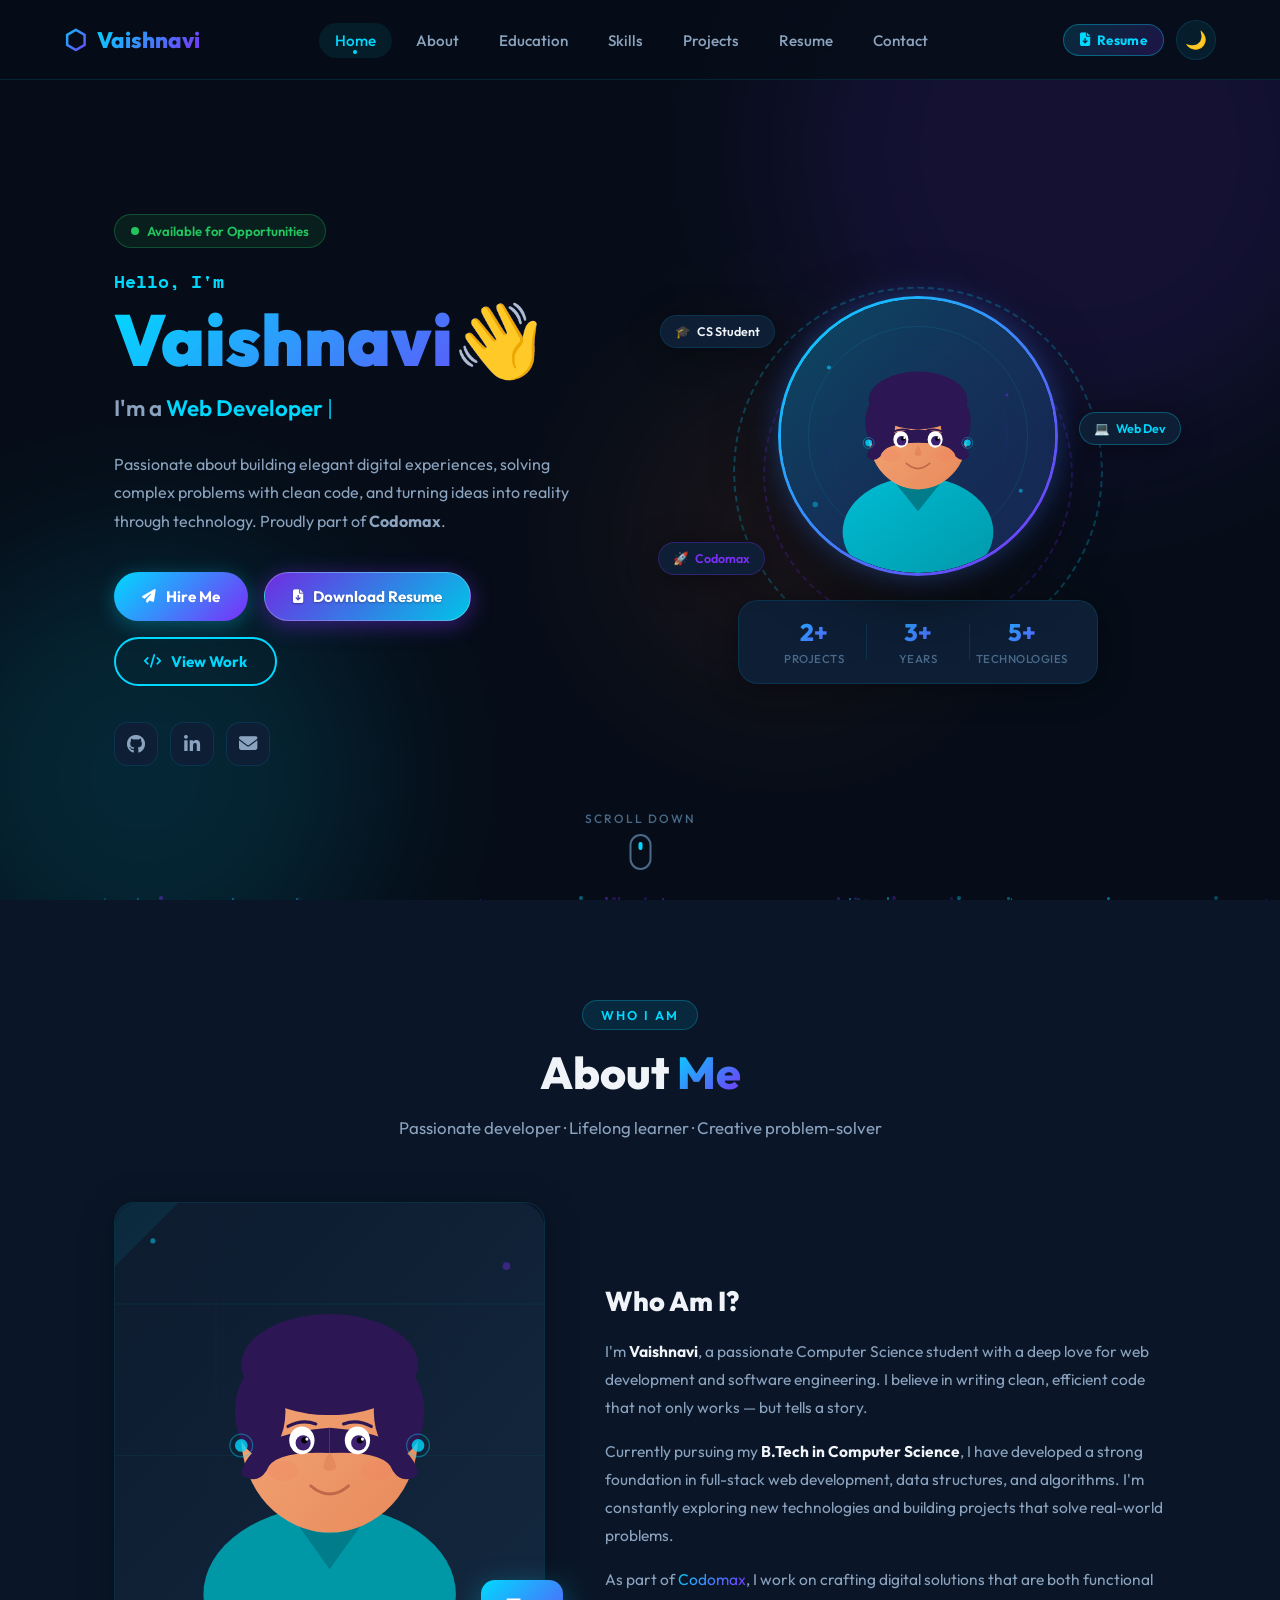
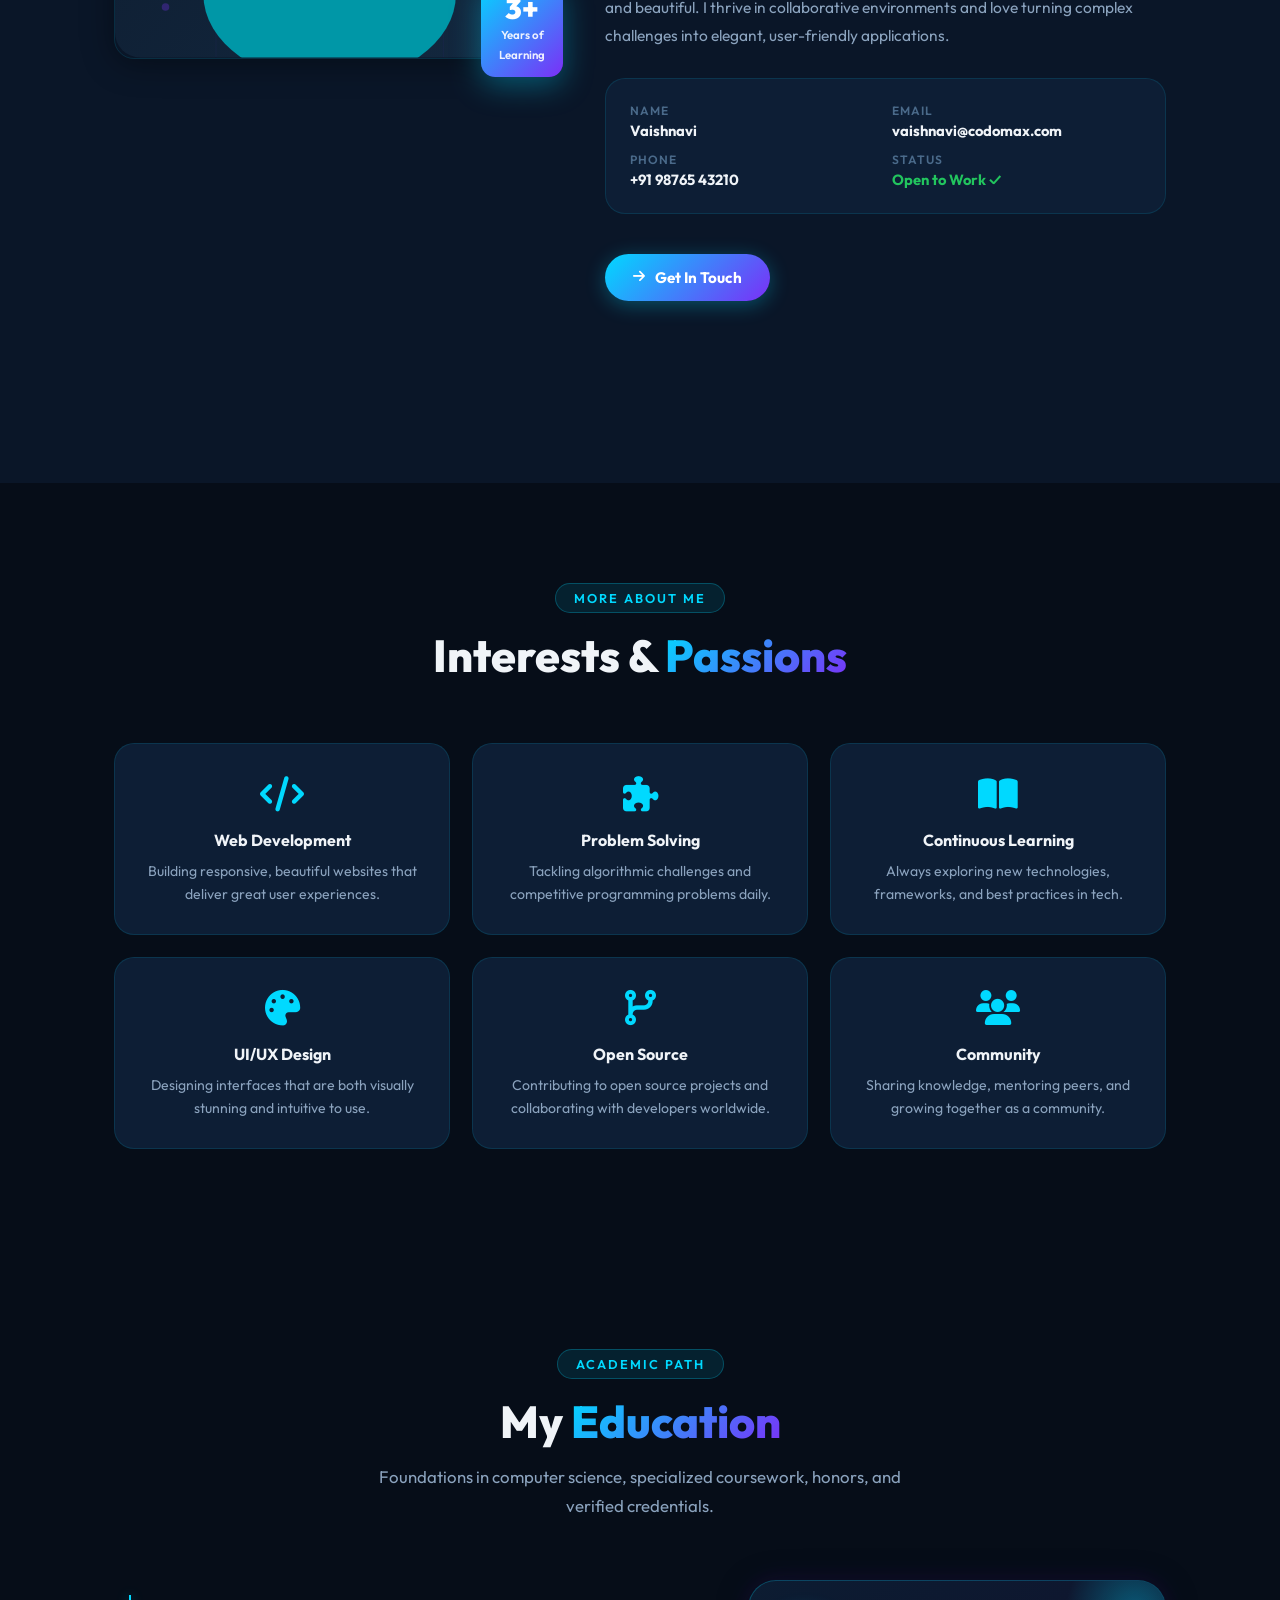
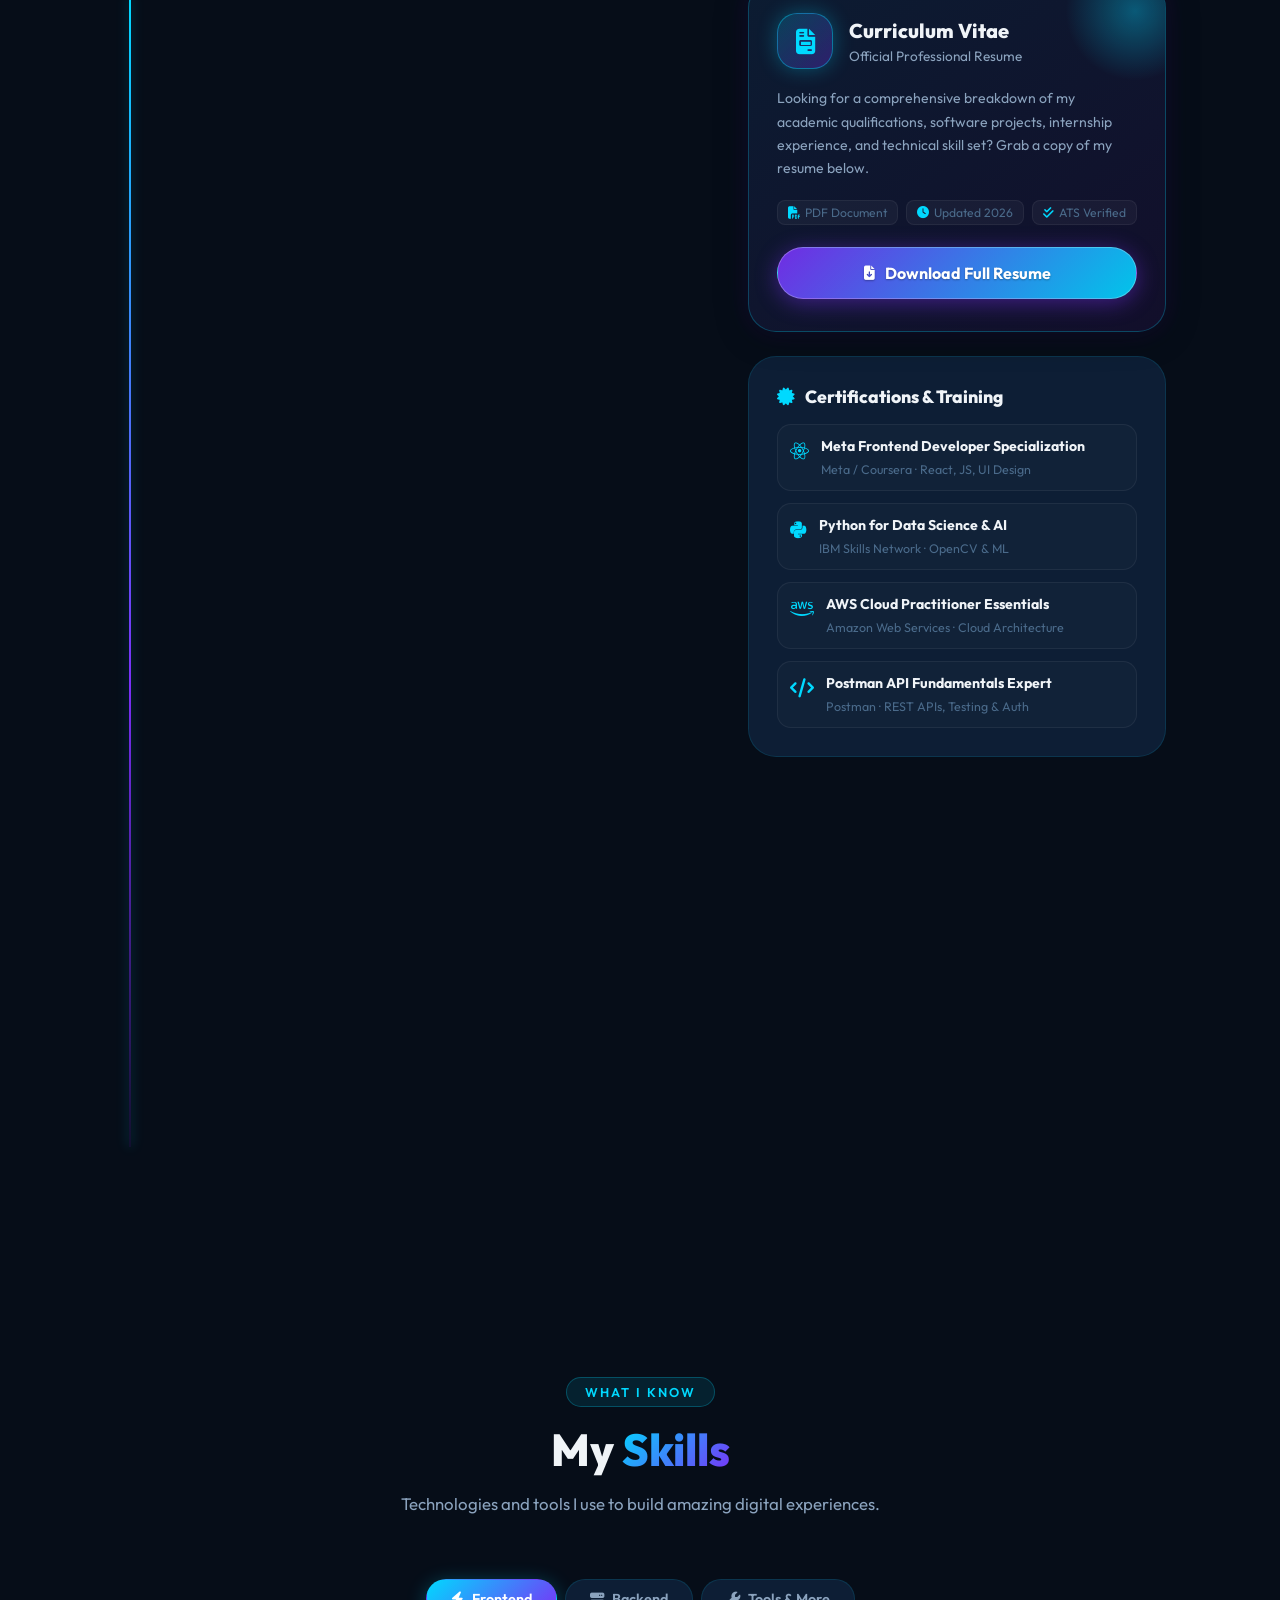
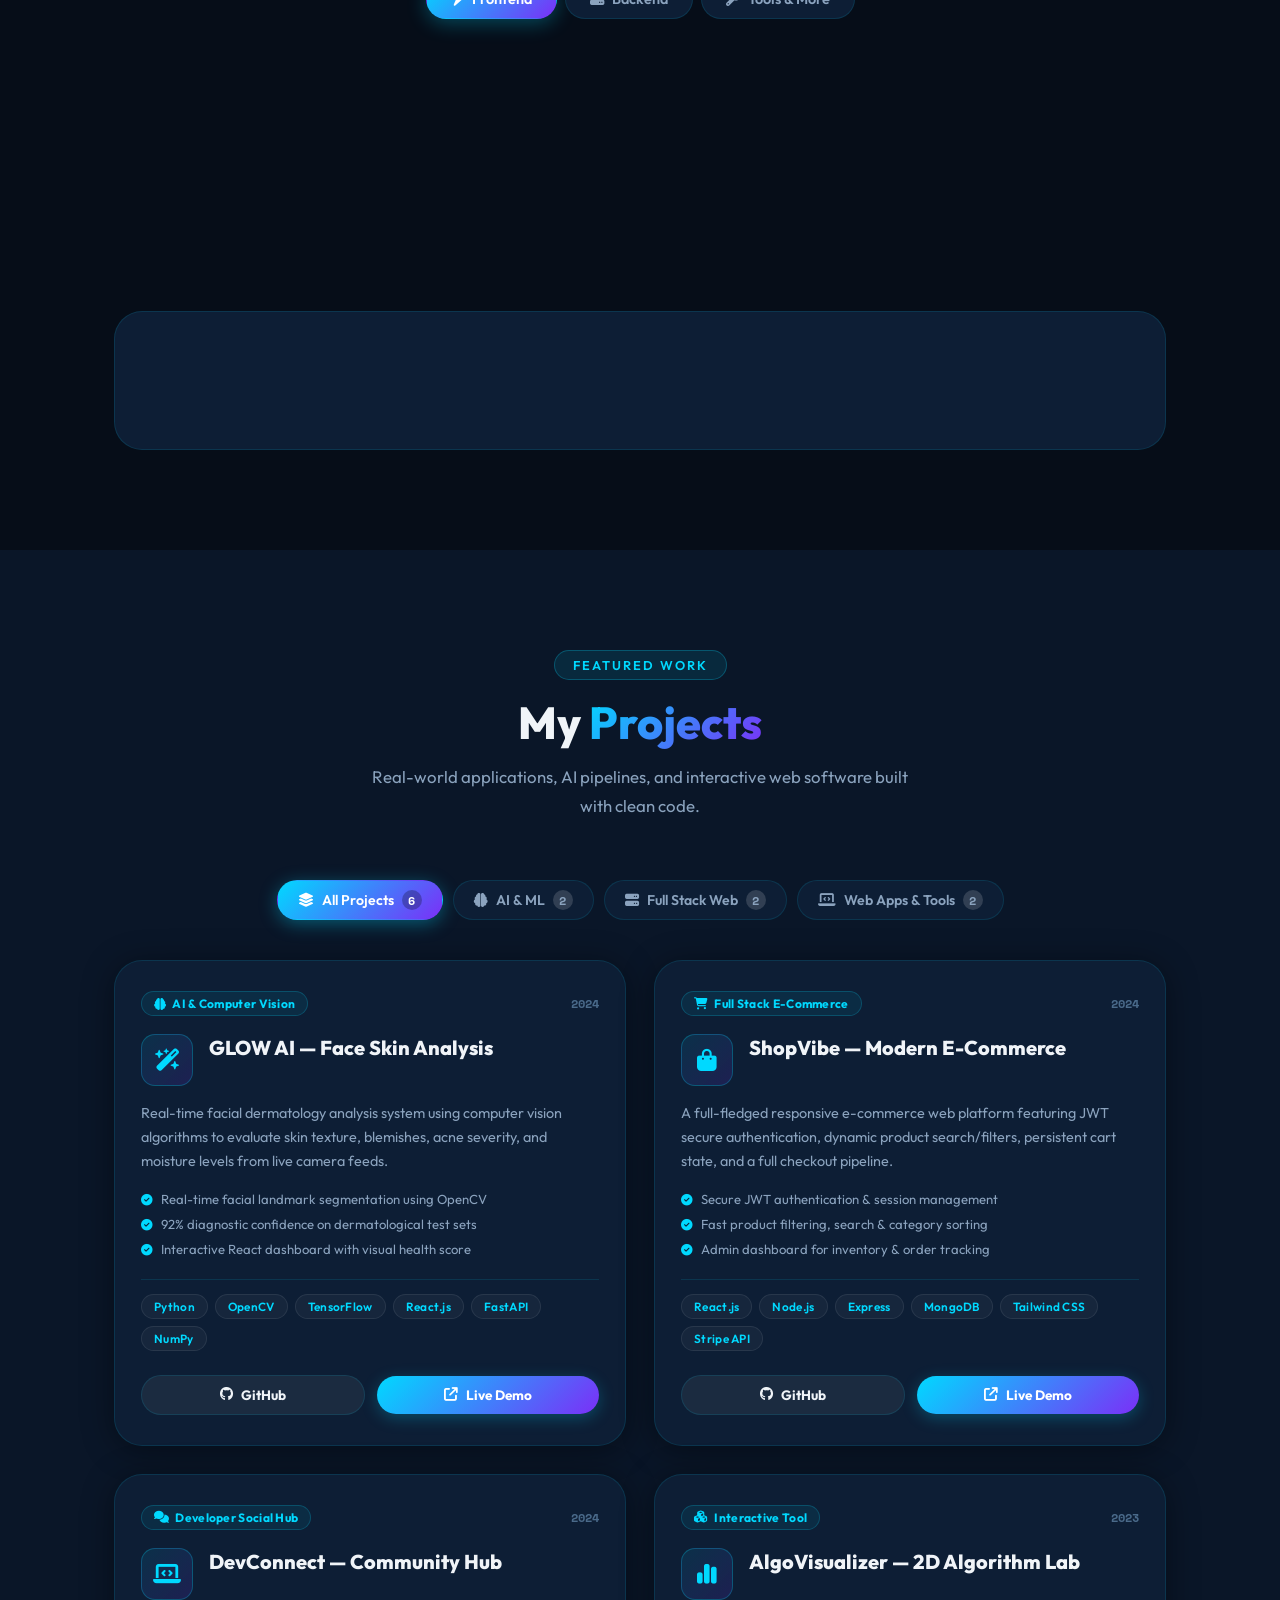
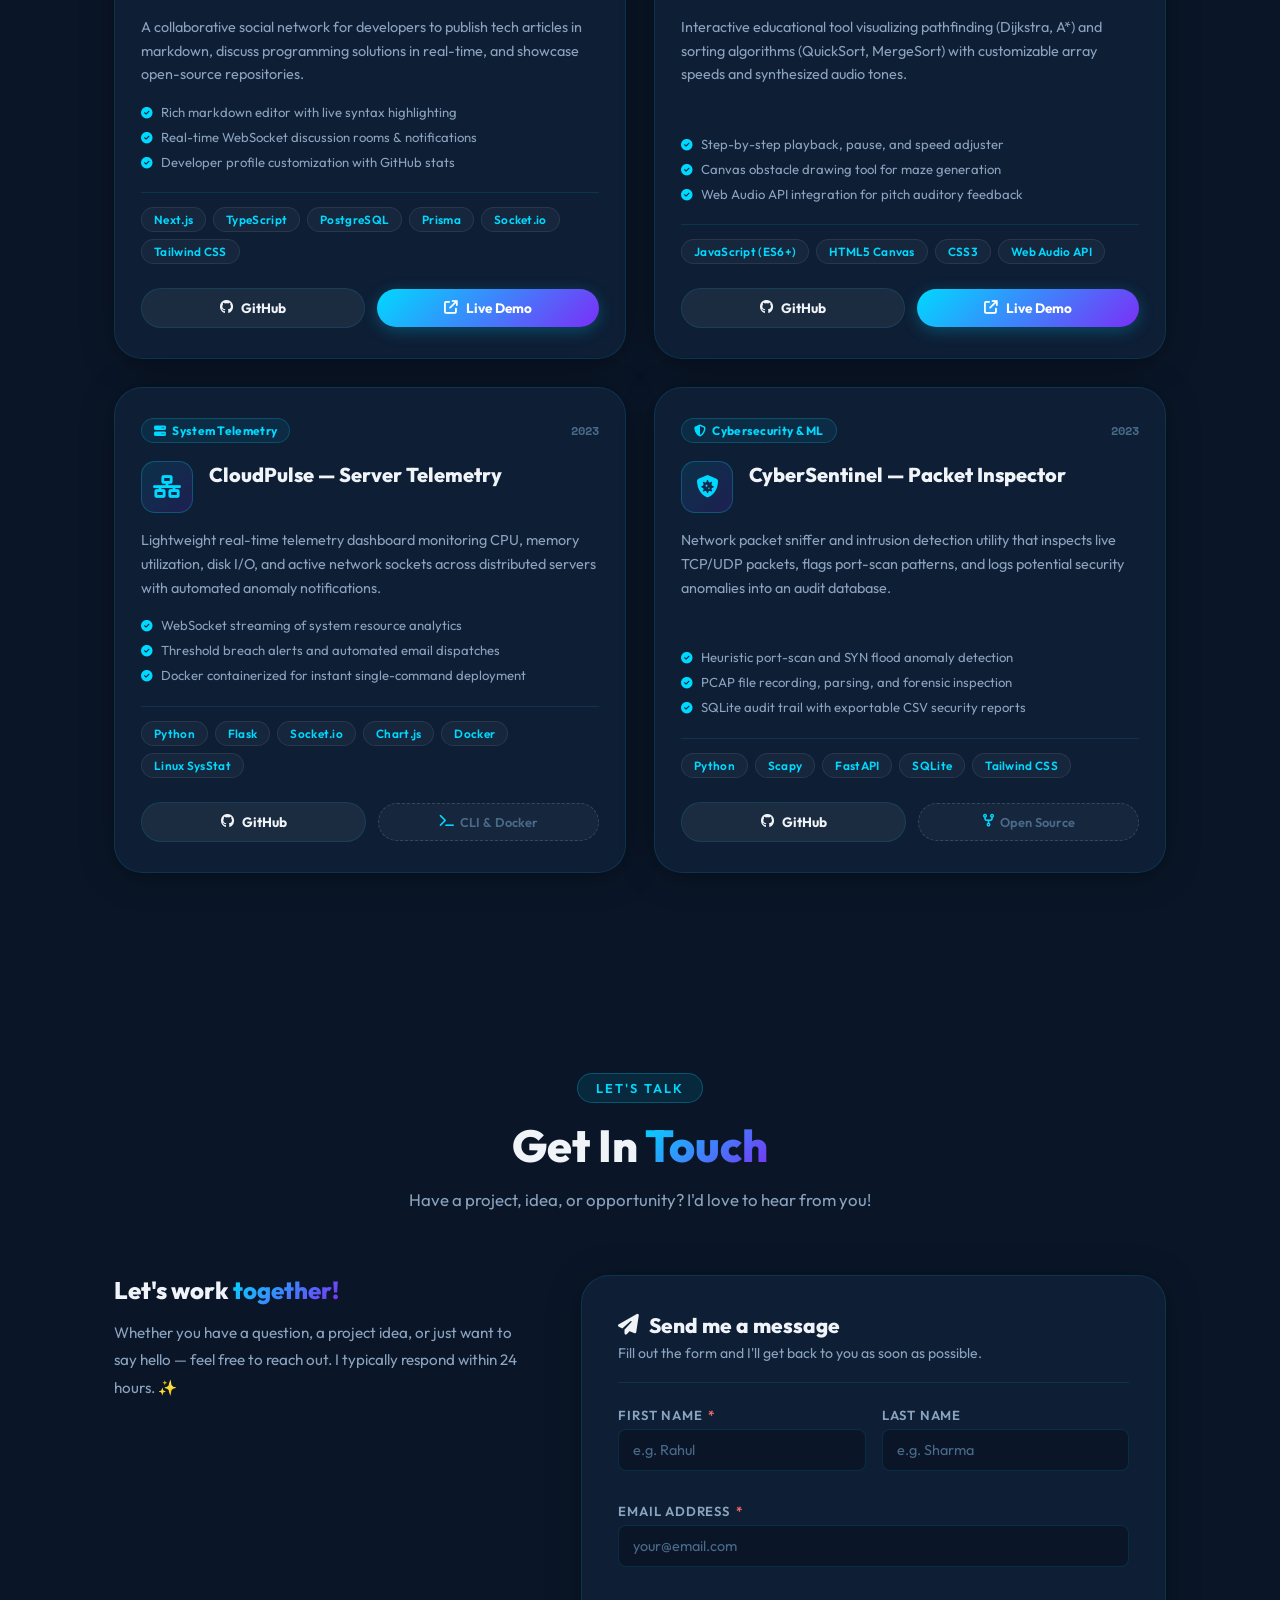
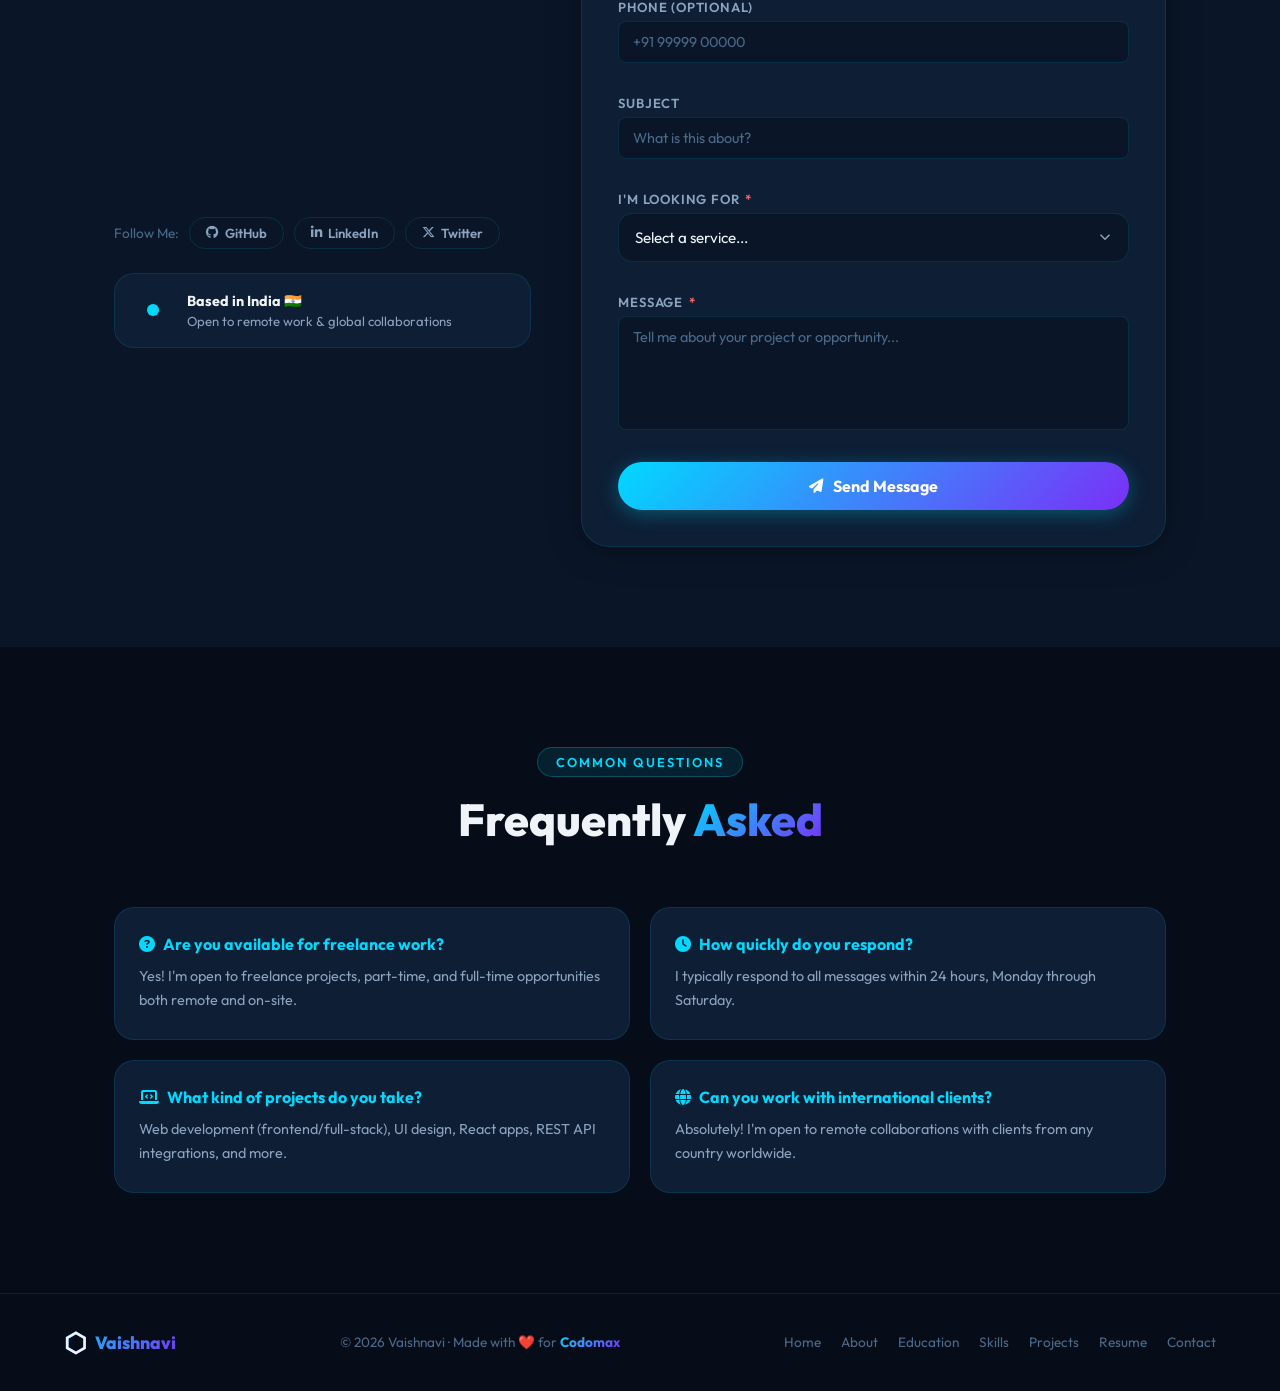
<file: index.html>
<!DOCTYPE html>
<html lang="en">

<head>
    <meta charset="UTF-8">
    <meta name="viewport" content="width=device-width, initial-scale=1.0">
    <meta name="description"
        content="Vaishnavi – Computer Science Student & Web Developer at Codomax. Portfolio showcasing skills, projects, and contact.">
    <title>Vaishnavi | Portfolio – Codomax</title>
    <link rel="preconnect" href="https://fonts.googleapis.com">
    <link rel="preconnect" href="https://fonts.gstatic.com" crossorigin>
    <link
        href="https://fonts.googleapis.com/css2?family=Outfit:wght@300;400;500;600;700;800;900&family=Space+Mono:wght@400;700&display=swap"
        rel="stylesheet">
    <!-- Font Awesome 6 for icons -->
    <link rel="stylesheet" href="https://cdnjs.cloudflare.com/ajax/libs/font-awesome/6.5.1/css/all.min.css"
        integrity="sha512-DTOQO9RWCH3ppGqcWaEA1BIZOC6xxalwEsw9c2QQeAIftl+Vegovlnee1c9QX4TctnWMn13TZye+giMm8e2LwA=="
        crossorigin="anonymous" referrerpolicy="no-referrer" />
    <link rel="stylesheet" href="style.css">
</head>

<body>

    <!-- ===== NAVBAR ===== -->
    <header id="header">
        <nav class="navbar" id="navbar">
            <a href="#home" class="logo-wrap">
                <span class="logo-icon">⬡</span>
                <span class="logo-text">Vaishnavi</span>
            </a>
            <ul class="nav-links" id="navLinks">
                <li><a href="#home" class="nav-link active">Home</a></li>
                <li><a href="#about" class="nav-link">About</a></li>
                <li><a href="#education" class="nav-link">Education</a></li>
                <li><a href="#skills" class="nav-link">Skills</a></li>
                <li><a href="#projects" class="nav-link">Projects</a></li>
                <li><a href="resume.html" class="nav-link">Resume</a></li>
                <li><a href="#contact" class="nav-link">Contact</a></li>
            </ul>
            <div class="nav-actions">
                <a href="assets/Vaishnavi_Resume.pdf" download="Vaishnavi_Resume.pdf" class="btn-nav-resume" id="navResumeBtn" title="Download Resume">
                    <i class="fa-solid fa-file-arrow-down"></i>
                    <span>Resume</span>
                </a>
                <button id="themeBtn" aria-label="Toggle theme">🌙</button>
                <button class="hamburger" id="hamburger" aria-label="Toggle menu">
                    <span></span><span></span><span></span>
                </button>
            </div>
        </nav>
        <!-- Mobile nav overlay backdrop -->
        <div class="nav-overlay" id="navOverlay"></div>
    </header>


    <!-- ===== HERO / HOME ===== -->
    <section id="home" class="hero-section">

        <!-- Animated background blobs -->
        <div class="blob blob-1"></div>
        <div class="blob blob-2"></div>
        <div class="blob blob-3"></div>
        <div class="particles" id="particles"></div>

        <div class="hero-container">

            <!-- LEFT: Text -->
            <div class="hero-content anim-left">
                <div class="badge-pill">
                    <span class="badge-dot"></span>
                    Available for Opportunities
                </div>

                <p class="greeting">Hello, I'm</p>
                <h1 class="hero-name">Vaishnavi<span class="wave">👋</span></h1>

                <div class="typewriter-wrap">
                    <span class="static-text">I'm a </span>
                    <span class="typewriter" id="typewriter"></span>
                    <span class="cursor">|</span>
                </div>

                <p class="hero-desc">
                    Passionate about building elegant digital experiences, solving complex problems
                    with clean code, and turning ideas into reality through technology.
                    Proudly part of <strong>Codomax</strong>.
                </p>

                <div class="hero-buttons">
                    <a href="#contact" class="btn-primary" id="hero-hire-btn">
                        <i class="fa-solid fa-paper-plane"></i>
                        <span>Hire Me</span>
                    </a>
                    <a href="assets/Vaishnavi_Resume.pdf" download="Vaishnavi_Resume.pdf" class="btn-resume-glow" id="hero-resume-btn" title="Download Vaishnavi's Resume (PDF)">
                        <i class="fa-solid fa-file-arrow-down"></i>
                        <span>Download Resume</span>
                    </a>
                    <a href="#projects" class="btn-outline">
                        <i class="fa-solid fa-code"></i>
                        <span>View Work</span>
                    </a>
                </div>

                <div class="hero-socials">
                    <a href="https://github.com" target="_blank" rel="noopener" class="social-icon" title="GitHub">
                        <i class="fa-brands fa-github"></i>
                    </a>
                    <a href="https://linkedin.com" target="_blank" rel="noopener" class="social-icon" title="LinkedIn">
                        <i class="fa-brands fa-linkedin-in"></i>
                    </a>
                    <a href="mailto:vaishnavi@codomax.com" class="social-icon" title="Email">
                        <i class="fa-solid fa-envelope"></i>
                    </a>
                </div>
            </div>

            <!-- RIGHT: Avatar -->
            <div class="hero-image-wrap anim-right">
                <div class="hero-image-ring ring-outer"></div>
                <div class="hero-image-ring ring-inner"></div>
                <div class="hero-avatar-container">
                    <svg class="profile-svg" viewBox="0 0 400 400" xmlns="http://www.w3.org/2000/svg">
                        <defs>
                            <linearGradient id="bgGrad" x1="0%" y1="0%" x2="100%" y2="100%">
                                <stop offset="0%" style="stop-color:#0d1b2e" />
                                <stop offset="100%" style="stop-color:#0a2744" />
                            </linearGradient>
                            <linearGradient id="skinGrad" x1="0%" y1="0%" x2="100%" y2="100%">
                                <stop offset="0%" style="stop-color:#f4a97a" />
                                <stop offset="100%" style="stop-color:#e8895a" />
                            </linearGradient>
                            <linearGradient id="shirtGrad" x1="0%" y1="0%" x2="100%" y2="100%">
                                <stop offset="0%" style="stop-color:#00bcd4" />
                                <stop offset="100%" style="stop-color:#0097a7" />
                            </linearGradient>
                            <linearGradient id="glowGrad" x1="0%" y1="0%" x2="100%" y2="100%">
                                <stop offset="0%" style="stop-color:#00d9ff;stop-opacity:0.25" />
                                <stop offset="100%" style="stop-color:#7b2ff7;stop-opacity:0.08" />
                            </linearGradient>
                            <clipPath id="circle">
                                <circle cx="200" cy="200" r="200" />
                            </clipPath>
                        </defs>
                        <circle cx="200" cy="200" r="200" fill="url(#bgGrad)" />
                        <circle cx="200" cy="200" r="200" fill="url(#glowGrad)" />
                        <circle cx="200" cy="200" r="160" fill="none" stroke="#00d9ff" stroke-width="0.5"
                            opacity="0.3" />
                        <circle cx="200" cy="200" r="130" fill="none" stroke="#7b2ff7" stroke-width="0.5"
                            opacity="0.2" />
                        <circle cx="70" cy="100" r="3" fill="#00d9ff" opacity="0.6" />
                        <circle cx="330" cy="140" r="2" fill="#7b2ff7" opacity="0.5" />
                        <circle cx="50" cy="300" r="4" fill="#00d9ff" opacity="0.4" />
                        <circle cx="350" cy="280" r="3" fill="#00d9ff" opacity="0.5" />
                        <ellipse cx="200" cy="340" rx="110" ry="80" fill="url(#shirtGrad)" clip-path="url(#circle)" />
                        <path d="M 168 270 L 200 310 L 232 270 Q 200 285 168 270Z" fill="#007c8a"
                            clip-path="url(#circle)" />
                        <rect x="184" y="240" width="32" height="35" rx="10" fill="url(#skinGrad)"
                            clip-path="url(#circle)" />
                        <ellipse cx="200" cy="200" rx="72" ry="78" fill="url(#skinGrad)" />
                        <ellipse cx="200" cy="148" rx="72" ry="42" fill="#2c1654" />
                        <ellipse cx="145" cy="180" rx="22" ry="38" fill="#2c1654" />
                        <ellipse cx="255" cy="180" rx="22" ry="38" fill="#2c1654" />
                        <path d="M 200 190 Q 270 195 275 230 Q 265 240 255 230 Q 250 210 200 210Z" fill="#2c1654" />
                        <path d="M 200 190 Q 130 195 125 230 Q 135 240 145 230 Q 150 210 200 210Z" fill="#2c1654" />
                        <ellipse cx="175" cy="205" rx="11" ry="12" fill="white" />
                        <ellipse cx="225" cy="205" rx="11" ry="12" fill="white" />
                        <circle cx="176" cy="207" r="7" fill="#3d2070" />
                        <circle cx="226" cy="207" r="7" fill="#3d2070" />
                        <circle cx="178" cy="204" r="3" fill="black" />
                        <circle cx="228" cy="204" r="3" fill="black" />
                        <circle cx="180" cy="203" r="1.5" fill="white" />
                        <circle cx="230" cy="203" r="1.5" fill="white" />
                        <path d="M 163 194 Q 175 188 187 192" stroke="#2c1654" stroke-width="3" fill="none"
                            stroke-linecap="round" />
                        <path d="M 213 192 Q 225 188 237 194" stroke="#2c1654" stroke-width="3" fill="none"
                            stroke-linecap="round" />
                        <path d="M 200 213 Q 193 225 196 228 Q 200 230 204 228 Q 207 225 200 213Z" fill="#d97b4f"
                            opacity="0.5" />
                        <path d="M 183 240 Q 200 255 217 240" stroke="#c0694a" stroke-width="2.5" fill="none"
                            stroke-linecap="round" />
                        <ellipse cx="160" cy="228" rx="14" ry="9" fill="#f08060" opacity="0.3" />
                        <ellipse cx="240" cy="228" rx="14" ry="9" fill="#f08060" opacity="0.3" />
                        <circle cx="128" cy="210" r="5" fill="#00d9ff" opacity="0.8" />
                        <circle cx="272" cy="210" r="5" fill="#00d9ff" opacity="0.8" />
                        <circle cx="128" cy="210" r="8" fill="none" stroke="#00d9ff" stroke-width="1" opacity="0.5" />
                        <circle cx="272" cy="210" r="8" fill="none" stroke="#00d9ff" stroke-width="1" opacity="0.5" />
                    </svg>
                </div>

                <!-- Floating tags -->
                <div class="float-tag tag-1"><span>🎓</span> CS Student</div>
                <div class="float-tag tag-2"><span>💻</span> Web Dev</div>
                <div class="float-tag tag-3"><span>🚀</span> Codomax</div>

                <!-- Stats -->
                <div class="hero-stats">
                    <div class="stat-item">
                        <span class="stat-number">2+</span>
                        <span class="stat-label">Projects</span>
                    </div>
                    <div class="stat-divider"></div>
                    <div class="stat-item">
                        <span class="stat-number">3+</span>
                        <span class="stat-label">Years</span>
                    </div>
                    <div class="stat-divider"></div>
                    <div class="stat-item">
                        <span class="stat-number">5+</span>
                        <span class="stat-label">Technologies</span>
                    </div>
                </div>
            </div>
        </div>

        <!-- Scroll indicator -->
        <div class="scroll-indicator">
            <span>Scroll Down</span>
            <div class="scroll-mouse">
                <div class="scroll-wheel"></div>
            </div>
        </div>
    </section>


    <!-- ===== ABOUT SECTION ===== -->
    <section id="about" class="section about-section">
        <div class="container">
            <div class="section-header">
                <span class="section-tag">Who I Am</span>
                <h2 class="section-title">About <span class="highlight">Me</span></h2>
                <p class="section-subtitle">Passionate developer · Lifelong learner · Creative problem-solver</p>
            </div>
            <div class="about-grid">

                <!-- LEFT: Image + info cards -->
                <div class="about-left anim-left">
                    <div class="about-img-wrap">
                        <svg class="about-svg" viewBox="0 0 340 360" xmlns="http://www.w3.org/2000/svg">
                            <defs>
                                <linearGradient id="aboutBg" x1="0%" y1="0%" x2="100%" y2="100%">
                                    <stop offset="0%" style="stop-color:#0d1b2e"/>
                                    <stop offset="100%" style="stop-color:#13283f"/>
                                </linearGradient>
                                <linearGradient id="skinA" x1="0%" y1="0%" x2="100%" y2="100%">
                                    <stop offset="0%" style="stop-color:#f4a97a"/>
                                    <stop offset="100%" style="stop-color:#e8895a"/>
                                </linearGradient>
                                <clipPath id="aboutClip"><rect width="340" height="360" rx="20"/></clipPath>
                                <clipPath id="headClip"><ellipse cx="170" cy="175" rx="75" ry="80"/></clipPath>
                            </defs>
                            <rect width="340" height="360" rx="20" fill="url(#aboutBg)"/>
                            <line x1="0" y1="80" x2="340" y2="80" stroke="#00d9ff" stroke-width="0.4" opacity="0.15"/>
                            <line x1="0" y1="200" x2="340" y2="200" stroke="#00d9ff" stroke-width="0.4" opacity="0.1"/>
                            <line x1="80" y1="0" x2="80" y2="360" stroke="#7b2ff7" stroke-width="0.4" opacity="0.1"/>
                            <line x1="260" y1="0" x2="260" y2="360" stroke="#7b2ff7" stroke-width="0.4" opacity="0.1"/>
                            <path d="M 0 0 L 50 0 L 0 50Z" fill="#00d9ff" opacity="0.08"/>
                            <path d="M 340 360 L 290 360 L 340 310Z" fill="#7b2ff7" opacity="0.08"/>
                            <ellipse cx="170" cy="310" rx="100" ry="70" fill="#0097a7" clip-path="url(#aboutClip)"/>
                            <path d="M 145 255 L 170 290 L 195 255 Q 170 268 145 255Z" fill="#007c8a" clip-path="url(#aboutClip)"/>
                            <rect x="157" y="228" width="26" height="30" rx="8" fill="url(#skinA)"/>
                            <ellipse cx="170" cy="185" rx="70" ry="76" fill="url(#skinA)"/>
                            <ellipse cx="170" cy="128" rx="70" ry="40" fill="#2c1654"/>
                            <ellipse cx="115" cy="165" rx="20" ry="35" fill="#2c1654"/>
                            <ellipse cx="225" cy="165" rx="20" ry="35" fill="#2c1654"/>
                            <path d="M 170 178 Q 235 183 240 215 Q 228 224 220 212 Q 215 196 170 198Z" fill="#2c1654"/>
                            <path d="M 170 178 Q 105 183 100 215 Q 112 224 120 212 Q 125 196 170 198Z" fill="#2c1654"/>
                            <ellipse cx="148" cy="188" rx="10" ry="11" fill="white"/>
                            <ellipse cx="192" cy="188" rx="10" ry="11" fill="white"/>
                            <circle cx="149" cy="190" r="6" fill="#3d2070"/>
                            <circle cx="193" cy="190" r="6" fill="#3d2070"/>
                            <circle cx="150" cy="188" r="2.5" fill="black"/>
                            <circle cx="194" cy="188" r="2.5" fill="black"/>
                            <circle cx="152" cy="187" r="1.2" fill="white"/>
                            <circle cx="196" cy="187" r="1.2" fill="white"/>
                            <path d="M 137 177 Q 148 171 159 175" stroke="#2c1654" stroke-width="2.5" fill="none" stroke-linecap="round"/>
                            <path d="M 181 175 Q 192 171 203 177" stroke="#2c1654" stroke-width="2.5" fill="none" stroke-linecap="round"/>
                            <path d="M 170 197 Q 163 208 166 211 Q 170 213 174 211 Q 177 208 170 197Z" fill="#d97b4f" opacity="0.45"/>
                            <path d="M 155 224 Q 170 237 185 224" stroke="#c0694a" stroke-width="2.2" fill="none" stroke-linecap="round"/>
                            <ellipse cx="133" cy="212" rx="12" ry="8" fill="#f08060" opacity="0.3"/>
                            <ellipse cx="207" cy="212" rx="12" ry="8" fill="#f08060" opacity="0.3"/>
                            <circle cx="100" cy="192" r="5" fill="#00d9ff" opacity="0.8"/>
                            <circle cx="240" cy="192" r="5" fill="#00d9ff" opacity="0.8"/>
                            <circle cx="100" cy="192" r="9" fill="none" stroke="#00d9ff" stroke-width="1" opacity="0.4"/>
                            <circle cx="240" cy="192" r="9" fill="none" stroke="#00d9ff" stroke-width="1" opacity="0.4"/>
                            <circle cx="30" cy="30" r="2" fill="#00d9ff" opacity="0.5"/>
                            <circle cx="310" cy="50" r="3" fill="#7b2ff7" opacity="0.4"/>
                            <circle cx="300" cy="330" r="2" fill="#00d9ff" opacity="0.4"/>
                            <circle cx="40" cy="320" r="3" fill="#7b2ff7" opacity="0.3"/>
                        </svg>
                        <div class="about-experience-badge">
                            <span class="badge-years">3+</span>
                            <span class="badge-text">Years of<br>Learning</span>
                        </div>
                    </div>

                    <div class="info-cards">
                        <div class="info-card">
                            <span class="info-icon"><i class="fa-solid fa-graduation-cap"></i></span>
                            <div>
                                <strong>Education</strong>
                                <p>B.Tech – Computer Science</p>
                            </div>
                        </div>
                        <div class="info-card">
                            <span class="info-icon"><i class="fa-solid fa-location-dot"></i></span>
                            <div>
                                <strong>Location</strong>
                                <p>India · Remote Available</p>
                            </div>
                        </div>
                        <div class="info-card">
                            <span class="info-icon"><i class="fa-solid fa-briefcase"></i></span>
                            <div>
                                <strong>Company</strong>
                                <p>Codomax</p>
                            </div>
                        </div>
                        <div class="info-card">
                            <span class="info-icon"><i class="fa-solid fa-globe"></i></span>
                            <div>
                                <strong>Languages</strong>
                                <p>English, Hindi</p>
                            </div>
                        </div>
                    </div>
                </div>

                <!-- RIGHT: Bio -->
                <div class="about-right anim-right">
                    <h3 class="about-heading">Who Am I?</h3>

                    <p class="about-text">
                        I'm <strong>Vaishnavi</strong>, a passionate Computer Science student with a deep love for 
                        web development and software engineering. I believe in writing clean, efficient code that 
                        not only works — but tells a story.
                    </p>
                    <p class="about-text">
                        Currently pursuing my <strong>B.Tech in Computer Science</strong>, I have developed a strong 
                        foundation in full-stack web development, data structures, and algorithms. I'm constantly 
                        exploring new technologies and building projects that solve real-world problems.
                    </p>
                    <p class="about-text">
                        As part of <span class="highlight">Codomax</span>, I work on crafting digital solutions that 
                        are both functional and beautiful. I thrive in collaborative environments and love turning 
                        complex challenges into elegant, user-friendly applications.
                    </p>

                    <!-- Personal details -->
                    <div class="about-details">
                        <div class="detail-row">
                            <span class="detail-label">Name</span>
                            <span class="detail-value">Vaishnavi</span>
                        </div>
                        <div class="detail-row">
                            <span class="detail-label">Email</span>
                            <span class="detail-value">vaishnavi@codomax.com</span>
                        </div>
                        <div class="detail-row">
                            <span class="detail-label">Phone</span>
                            <span class="detail-value">+91 98765 43210</span>
                        </div>
                        <div class="detail-row">
                            <span class="detail-label">Status</span>
                            <span class="detail-value available">Open to Work ✓</span>
                        </div>
                    </div>

                    <a href="#contact" class="btn-primary about-cta">
                        <i class="fa-solid fa-arrow-right"></i>
                        <span>Get In Touch</span>
                    </a>
                </div>
            </div>
        </div>
    </section>


    <!-- ===== INTERESTS / FUN FACTS ===== -->
    <section class="section interests-section">
        <div class="container">
            <div class="section-header">
                <span class="section-tag">More About Me</span>
                <h2 class="section-title">Interests & <span class="highlight">Passions</span></h2>
            </div>
            <div class="interests-grid">
                <div class="interest-card anim-up">
                    <span class="interest-icon"><i class="fa-solid fa-code"></i></span>
                    <h3>Web Development</h3>
                    <p>Building responsive, beautiful websites that deliver great user experiences.</p>
                </div>
                <div class="interest-card anim-up" style="--delay:0.1s">
                    <span class="interest-icon"><i class="fa-solid fa-puzzle-piece"></i></span>
                    <h3>Problem Solving</h3>
                    <p>Tackling algorithmic challenges and competitive programming problems daily.</p>
                </div>
                <div class="interest-card anim-up" style="--delay:0.2s">
                    <span class="interest-icon"><i class="fa-solid fa-book-open"></i></span>
                    <h3>Continuous Learning</h3>
                    <p>Always exploring new technologies, frameworks, and best practices in tech.</p>
                </div>
                <div class="interest-card anim-up" style="--delay:0.3s">
                    <span class="interest-icon"><i class="fa-solid fa-palette"></i></span>
                    <h3>UI/UX Design</h3>
                    <p>Designing interfaces that are both visually stunning and intuitive to use.</p>
                </div>
                <div class="interest-card anim-up" style="--delay:0.4s">
                    <span class="interest-icon"><i class="fa-solid fa-code-branch"></i></span>
                    <h3>Open Source</h3>
                    <p>Contributing to open source projects and collaborating with developers worldwide.</p>
                </div>
                <div class="interest-card anim-up" style="--delay:0.5s">
                    <span class="interest-icon"><i class="fa-solid fa-users"></i></span>
                    <h3>Community</h3>
                    <p>Sharing knowledge, mentoring peers, and growing together as a community.</p>
                </div>
            </div>
        </div>
    </section>


    <!-- ===== EDUCATION SECTION ===== -->
    <section id="education" class="section education-section">
        <div class="container">
            <div class="section-header">
                <span class="section-tag">Academic Path</span>
                <h2 class="section-title">My <span class="highlight">Education</span></h2>
                <p class="section-subtitle">Foundations in computer science, specialized coursework, honors, and verified credentials.</p>
            </div>

            <div class="education-grid">

                <!-- LEFT: Interactive Education Timeline -->
                <div class="education-timeline anim-left">

                    <!-- Degree 1 -->
                    <div class="timeline-item">
                        <div class="timeline-marker"><i class="fa-solid fa-graduation-cap"></i></div>
                        <div class="timeline-card">
                            <div class="timeline-card-header">
                                <div>
                                    <h3 class="timeline-degree">B.Tech in Computer Science & Engineering</h3>
                                    <div class="timeline-institution">
                                        <i class="fa-solid fa-building-columns"></i>
                                        <span>Codomax Institute of Technology · VTU</span>
                                    </div>
                                </div>
                                <span class="period-pill"><i class="fa-regular fa-calendar"></i> 2022 – 2026</span>
                            </div>

                            <div class="timeline-badges">
                                <span class="grade-pill"><i class="fa-solid fa-star"></i> CGPA: 8.9 / 10</span>
                                <span class="specialty-pill"><i class="fa-solid fa-award"></i> Dean's Honour List</span>
                            </div>

                            <p class="timeline-desc">
                                Specialized in core computer science, software architecture, full-stack systems, 
                                and algorithms. Actively conducting workshops, participating in collegiate hackathons, 
                                and contributing to web projects at Codomax.
                            </p>

                            <div class="coursework-wrap">
                                <span class="coursework-title"><i class="fa-solid fa-book-bookmark"></i> Relevant Coursework:</span>
                                <div class="coursework-tags">
                                    <span class="course-tag">Data Structures & Algorithms</span>
                                    <span class="course-tag">DBMS (SQL/NoSQL)</span>
                                    <span class="course-tag">Operating Systems</span>
                                    <span class="course-tag">Computer Networks</span>
                                    <span class="course-tag">OOP with Java/C++</span>
                                    <span class="course-tag">Web Technologies</span>
                                    <span class="course-tag">Software Engineering</span>
                                </div>
                            </div>

                            <div class="timeline-achievement-box">
                                <i class="fa-solid fa-trophy"></i>
                                <span><strong>Milestone:</strong> Technical Lead at College Coding Club &amp; Finalist in State Hackathon 2023.</span>
                            </div>
                        </div>
                    </div>

                    <!-- Degree 2 -->
                    <div class="timeline-item">
                        <div class="timeline-marker"><i class="fa-solid fa-school"></i></div>
                        <div class="timeline-card">
                            <div class="timeline-card-header">
                                <div>
                                    <h3 class="timeline-degree">Higher Secondary Certificate (HSC / 12th)</h3>
                                    <div class="timeline-institution">
                                        <i class="fa-solid fa-building-columns"></i>
                                        <span>Vidya Mandir Pre-University College</span>
                                    </div>
                                </div>
                                <span class="period-pill"><i class="fa-regular fa-calendar"></i> 2020 – 2022</span>
                            </div>

                            <div class="timeline-badges">
                                <span class="grade-pill"><i class="fa-solid fa-award"></i> 94.2% Distinction</span>
                                <span class="specialty-pill"><i class="fa-solid fa-atom"></i> PCMC Stream</span>
                            </div>

                            <p class="timeline-desc">
                                Completed pre-university education specializing in Physics, Chemistry, Mathematics, 
                                and Computer Science with deep emphasis on analytical mathematics and foundational programming.
                            </p>

                            <div class="coursework-wrap">
                                <span class="coursework-title"><i class="fa-solid fa-book-bookmark"></i> Core Subjects:</span>
                                <div class="coursework-tags">
                                    <span class="course-tag">Computer Science (C++ &amp; Python)</span>
                                    <span class="course-tag">Calculus &amp; Algebra</span>
                                    <span class="course-tag">Applied Physics</span>
                                    <span class="course-tag">Chemistry</span>
                                </div>
                            </div>

                            <div class="timeline-achievement-box">
                                <i class="fa-solid fa-medal"></i>
                                <span><strong>Honors:</strong> Scored 99/100 in Computer Science &amp; 98/100 in Mathematics.</span>
                            </div>
                        </div>
                    </div>

                    <!-- Degree 3 -->
                    <div class="timeline-item">
                        <div class="timeline-marker"><i class="fa-solid fa-award"></i></div>
                        <div class="timeline-card">
                            <div class="timeline-card-header">
                                <div>
                                    <h3 class="timeline-degree">Secondary School Certificate (SSC / 10th)</h3>
                                    <div class="timeline-institution">
                                        <i class="fa-solid fa-building-columns"></i>
                                        <span>St. Xavier's High School</span>
                                    </div>
                                </div>
                                <span class="period-pill"><i class="fa-regular fa-calendar"></i> 2019 – 2020</span>
                            </div>

                            <div class="timeline-badges">
                                <span class="grade-pill"><i class="fa-solid fa-medal"></i> 96.0% Distinction</span>
                            </div>

                            <p class="timeline-desc">
                                Graduated with distinction and academic honors. Demonstrated strong aptitude in mathematics, 
                                natural sciences, computer applications, and co-curricular debates.
                            </p>

                            <div class="timeline-achievement-box">
                                <i class="fa-solid fa-star"></i>
                                <span><strong>Award:</strong> Gold Medalist in Inter-School Science Olympiad &amp; School Prefect.</span>
                            </div>
                        </div>
                    </div>

                </div>

                <!-- RIGHT: Resume Download Banner & Certifications -->
                <div class="education-sidebar anim-right">

                    <!-- Resume Card -->
                    <div class="resume-banner-card">
                        <div class="resume-banner-glow"></div>
                        <div class="resume-card-header">
                            <div class="resume-icon-badge">
                                <i class="fa-solid fa-file-invoice"></i>
                            </div>
                            <div>
                                <h3 class="resume-card-title">Curriculum Vitae</h3>
                                <p class="resume-card-subtitle">Official Professional Resume</p>
                            </div>
                        </div>

                        <p class="resume-card-desc">
                            Looking for a comprehensive breakdown of my academic qualifications, software projects, 
                            internship experience, and technical skill set? Grab a copy of my resume below.
                        </p>

                        <div class="resume-meta-tags">
                            <span class="resume-meta-item"><i class="fa-solid fa-file-pdf"></i> PDF Document</span>
                            <span class="resume-meta-item"><i class="fa-solid fa-clock"></i> Updated 2026</span>
                            <span class="resume-meta-item"><i class="fa-solid fa-check-double"></i> ATS Verified</span>
                        </div>

                        <a href="assets/Vaishnavi_Resume.pdf" download="Vaishnavi_Resume.pdf" class="btn-resume-glow resume-download-btn" id="edu-resume-btn" title="Download Official Resume PDF">
                            <i class="fa-solid fa-file-arrow-down"></i>
                            <span>Download Full Resume</span>
                        </a>
                    </div>

                    <!-- Certifications Card -->
                    <div class="cert-showcase-card">
                        <h4 class="cert-card-title">
                            <i class="fa-solid fa-certificate"></i>
                            <span>Certifications &amp; Training</span>
                        </h4>

                        <div class="cert-list">
                            <div class="cert-item">
                                <div class="cert-icon"><i class="fa-brands fa-react"></i></div>
                                <div class="cert-info">
                                    <strong>Meta Frontend Developer Specialization</strong>
                                    <span>Meta / Coursera · React, JS, UI Design</span>
                                </div>
                            </div>

                            <div class="cert-item">
                                <div class="cert-icon"><i class="fa-brands fa-python"></i></div>
                                <div class="cert-info">
                                    <strong>Python for Data Science &amp; AI</strong>
                                    <span>IBM Skills Network · OpenCV &amp; ML</span>
                                </div>
                            </div>

                            <div class="cert-item">
                                <div class="cert-icon"><i class="fa-brands fa-aws"></i></div>
                                <div class="cert-info">
                                    <strong>AWS Cloud Practitioner Essentials</strong>
                                    <span>Amazon Web Services · Cloud Architecture</span>
                                </div>
                            </div>

                            <div class="cert-item">
                                <div class="cert-icon"><i class="fa-solid fa-code"></i></div>
                                <div class="cert-info">
                                    <strong>Postman API Fundamentals Expert</strong>
                                    <span>Postman · REST APIs, Testing &amp; Auth</span>
                                </div>
                            </div>
                        </div>
                    </div>

                </div>

            </div>
        </div>
    </section>


    <!-- ===== SKILLS SECTION ===== -->
    <section id="skills" class="section skills-section">
        <div class="container">
            <div class="section-header">
                <span class="section-tag">What I Know</span>
                <h2 class="section-title">My <span class="highlight">Skills</span></h2>
                <p class="section-subtitle">Technologies and tools I use to build amazing digital experiences.</p>
            </div>

            <!-- Tabs -->
            <div class="skill-tabs" id="skillTabs">
                <button class="skill-tab active" data-tab="frontend" id="tab-frontend">
                    <i class="fa-solid fa-bolt"></i> Frontend
                </button>
                <button class="skill-tab" data-tab="backend" id="tab-backend">
                    <i class="fa-solid fa-server"></i> Backend
                </button>
                <button class="skill-tab" data-tab="tools" id="tab-tools">
                    <i class="fa-solid fa-wrench"></i> Tools & More
                </button>
            </div>

            <!-- FRONTEND -->
            <div class="skill-panel active" id="panel-frontend">
                <div class="skills-grid">
                    <div class="skill-item">
                        <div class="skill-icon-wrap" style="--color:#e34f26"><i class="fa-brands fa-html5"></i></div>
                        <div class="skill-info">
                            <div class="skill-header"><span class="skill-name">HTML5</span><span class="skill-percent">90%</span></div>
                            <div class="skill-bar"><div class="skill-fill" data-width="90" style="--color:#e34f26"></div></div>
                        </div>
                    </div>
                    <div class="skill-item">
                        <div class="skill-icon-wrap" style="--color:#264de4"><i class="fa-brands fa-css3-alt"></i></div>
                        <div class="skill-info">
                            <div class="skill-header"><span class="skill-name">CSS3 & Animations</span><span class="skill-percent">85%</span></div>
                            <div class="skill-bar"><div class="skill-fill" data-width="85" style="--color:#264de4"></div></div>
                        </div>
                    </div>
                    <div class="skill-item">
                        <div class="skill-icon-wrap" style="--color:#f7df1e"><i class="fa-brands fa-js"></i></div>
                        <div class="skill-info">
                            <div class="skill-header"><span class="skill-name">JavaScript (ES6+)</span><span class="skill-percent">80%</span></div>
                            <div class="skill-bar"><div class="skill-fill" data-width="80" style="--color:#f7df1e"></div></div>
                        </div>
                    </div>
                    <div class="skill-item">
                        <div class="skill-icon-wrap" style="--color:#61dafb"><i class="fa-brands fa-react"></i></div>
                        <div class="skill-info">
                            <div class="skill-header"><span class="skill-name">React.js</span><span class="skill-percent">70%</span></div>
                            <div class="skill-bar"><div class="skill-fill" data-width="70" style="--color:#61dafb"></div></div>
                        </div>
                    </div>
                    <div class="skill-item">
                        <div class="skill-icon-wrap" style="--color:#38bdf8"><span class="skill-emoji">🌊</span></div>
                        <div class="skill-info">
                            <div class="skill-header"><span class="skill-name">Tailwind CSS</span><span class="skill-percent">75%</span></div>
                            <div class="skill-bar"><div class="skill-fill" data-width="75" style="--color:#38bdf8"></div></div>
                        </div>
                    </div>
                    <div class="skill-item">
                        <div class="skill-icon-wrap" style="--color:#00d9ff"><i class="fa-solid fa-mobile-screen-button"></i></div>
                        <div class="skill-info">
                            <div class="skill-header"><span class="skill-name">Responsive Design</span><span class="skill-percent">88%</span></div>
                            <div class="skill-bar"><div class="skill-fill" data-width="88" style="--color:#00d9ff"></div></div>
                        </div>
                    </div>
                </div>
            </div>

            <!-- BACKEND -->
            <div class="skill-panel" id="panel-backend">
                <div class="skills-grid">
                    <div class="skill-item">
                        <div class="skill-icon-wrap" style="--color:#3776ab"><i class="fa-brands fa-python"></i></div>
                        <div class="skill-info">
                            <div class="skill-header"><span class="skill-name">Python</span><span class="skill-percent">75%</span></div>
                            <div class="skill-bar"><div class="skill-fill" data-width="75" style="--color:#3776ab"></div></div>
                        </div>
                    </div>
                    <div class="skill-item">
                        <div class="skill-icon-wrap" style="--color:#8cc84b"><i class="fa-brands fa-node-js"></i></div>
                        <div class="skill-info">
                            <div class="skill-header"><span class="skill-name">Node.js</span><span class="skill-percent">65%</span></div>
                            <div class="skill-bar"><div class="skill-fill" data-width="65" style="--color:#8cc84b"></div></div>
                        </div>
                    </div>
                    <div class="skill-item">
                        <div class="skill-icon-wrap" style="--color:#005c84"><i class="fa-solid fa-database"></i></div>
                        <div class="skill-info">
                            <div class="skill-header"><span class="skill-name">MySQL</span><span class="skill-percent">70%</span></div>
                            <div class="skill-bar"><div class="skill-fill" data-width="70" style="--color:#005c84"></div></div>
                        </div>
                    </div>
                    <div class="skill-item">
                        <div class="skill-icon-wrap" style="--color:#4db33d"><span class="skill-emoji">🍃</span></div>
                        <div class="skill-info">
                            <div class="skill-header"><span class="skill-name">MongoDB</span><span class="skill-percent">60%</span></div>
                            <div class="skill-bar"><div class="skill-fill" data-width="60" style="--color:#4db33d"></div></div>
                        </div>
                    </div>
                    <div class="skill-item">
                        <div class="skill-icon-wrap" style="--color:#ff5733"><i class="fa-solid fa-plug"></i></div>
                        <div class="skill-info">
                            <div class="skill-header"><span class="skill-name">REST APIs</span><span class="skill-percent">72%</span></div>
                            <div class="skill-bar"><div class="skill-fill" data-width="72" style="--color:#ff5733"></div></div>
                        </div>
                    </div>
                    <div class="skill-item">
                        <div class="skill-icon-wrap" style="--color:#e10098"><i class="fa-brands fa-java"></i></div>
                        <div class="skill-info">
                            <div class="skill-header"><span class="skill-name">Java (OOP)</span><span class="skill-percent">78%</span></div>
                            <div class="skill-bar"><div class="skill-fill" data-width="78" style="--color:#e10098"></div></div>
                        </div>
                    </div>
                </div>
            </div>

            <!-- TOOLS -->
            <div class="skill-panel" id="panel-tools">
                <div class="skills-grid">
                    <div class="skill-item">
                        <div class="skill-icon-wrap" style="--color:#f1502f"><i class="fa-brands fa-git-alt"></i></div>
                        <div class="skill-info">
                            <div class="skill-header"><span class="skill-name">Git & GitHub</span><span class="skill-percent">82%</span></div>
                            <div class="skill-bar"><div class="skill-fill" data-width="82" style="--color:#f1502f"></div></div>
                        </div>
                    </div>
                    <div class="skill-item">
                        <div class="skill-icon-wrap" style="--color:#007acc"><i class="fa-solid fa-code"></i></div>
                        <div class="skill-info">
                            <div class="skill-header"><span class="skill-name">VS Code</span><span class="skill-percent">92%</span></div>
                            <div class="skill-bar"><div class="skill-fill" data-width="92" style="--color:#007acc"></div></div>
                        </div>
                    </div>
                    <div class="skill-item">
                        <div class="skill-icon-wrap" style="--color:#2496ed"><i class="fa-brands fa-docker"></i></div>
                        <div class="skill-info">
                            <div class="skill-header"><span class="skill-name">Docker (Basics)</span><span class="skill-percent">45%</span></div>
                            <div class="skill-bar"><div class="skill-fill" data-width="45" style="--color:#2496ed"></div></div>
                        </div>
                    </div>
                    <div class="skill-item">
                        <div class="skill-icon-wrap" style="--color:#ff9900"><i class="fa-brands fa-figma"></i></div>
                        <div class="skill-info">
                            <div class="skill-header"><span class="skill-name">Figma / UI Design</span><span class="skill-percent">65%</span></div>
                            <div class="skill-bar"><div class="skill-fill" data-width="65" style="--color:#ff9900"></div></div>
                        </div>
                    </div>
                    <div class="skill-item">
                        <div class="skill-icon-wrap" style="--color:#00d9ff"><i class="fa-solid fa-brain"></i></div>
                        <div class="skill-info">
                            <div class="skill-header"><span class="skill-name">DSA / Problem Solving</span><span class="skill-percent">80%</span></div>
                            <div class="skill-bar"><div class="skill-fill" data-width="80" style="--color:#00d9ff"></div></div>
                        </div>
                    </div>
                    <div class="skill-item">
                        <div class="skill-icon-wrap" style="--color:#7b2ff7"><i class="fa-solid fa-handshake"></i></div>
                        <div class="skill-info">
                            <div class="skill-header"><span class="skill-name">Team Collaboration</span><span class="skill-percent">88%</span></div>
                            <div class="skill-bar"><div class="skill-fill" data-width="88" style="--color:#7b2ff7"></div></div>
                        </div>
                    </div>
                </div>
            </div>

            <!-- Tech logos strip -->
            <div class="tech-strip">
                <div class="tech-item" title="HTML5"><i class="fa-brands fa-html5"></i><small>HTML5</small></div>
                <div class="tech-item" title="CSS3"><i class="fa-brands fa-css3-alt"></i><small>CSS3</small></div>
                <div class="tech-item" title="JavaScript"><i class="fa-brands fa-js"></i><small>JS</small></div>
                <div class="tech-item" title="React"><i class="fa-brands fa-react"></i><small>React</small></div>
                <div class="tech-item" title="Python"><i class="fa-brands fa-python"></i><small>Python</small></div>
                <div class="tech-item" title="Node.js"><i class="fa-brands fa-node-js"></i><small>Node</small></div>
                <div class="tech-item" title="MySQL"><i class="fa-solid fa-database"></i><small>MySQL</small></div>
                <div class="tech-item" title="Git"><i class="fa-brands fa-git-alt"></i><small>Git</small></div>
                <div class="tech-item" title="Java"><i class="fa-brands fa-java"></i><small>Java</small></div>
                <div class="tech-item" title="Docker"><i class="fa-brands fa-docker"></i><small>Docker</small></div>
            </div>
        </div>
    </section>


    <!-- ===== PROJECTS SECTION ===== -->
    <section id="projects" class="section projects-section">
        <div class="container">
            <div class="section-header">
                <span class="section-tag">Featured Work</span>
                <h2 class="section-title">My <span class="highlight">Projects</span></h2>
                <p class="section-subtitle">Real-world applications, AI pipelines, and interactive web software built with clean code.</p>
            </div>

            <!-- Project Category Filter Tabs -->
            <div class="project-filters" id="projectFilters">
                <button class="project-filter-btn active" data-filter="all">
                    <i class="fa-solid fa-layer-group"></i> All Projects <span class="filter-count">6</span>
                </button>
                <button class="project-filter-btn" data-filter="ai">
                    <i class="fa-solid fa-brain"></i> AI &amp; ML <span class="filter-count">2</span>
                </button>
                <button class="project-filter-btn" data-filter="fullstack">
                    <i class="fa-solid fa-server"></i> Full Stack Web <span class="filter-count">2</span>
                </button>
                <button class="project-filter-btn" data-filter="tools">
                    <i class="fa-solid fa-laptop-code"></i> Web Apps &amp; Tools <span class="filter-count">2</span>
                </button>
            </div>

            <div class="projects-grid" id="projectsGrid">

                <!-- Project 1: GLOW AI -->
                <div class="project-card anim-up" data-category="ai">
                    <div class="project-card-top">
                        <span class="project-category-badge"><i class="fa-solid fa-brain"></i> AI &amp; Computer Vision</span>
                        <span class="project-year">2024</span>
                    </div>

                    <div class="project-card-header">
                        <div class="project-icon"><i class="fa-solid fa-wand-magic-sparkles"></i></div>
                        <div class="project-heading-wrap">
                            <h3 class="project-title">GLOW AI — Face Skin Analysis</h3>
                        </div>
                    </div>

                    <p class="project-desc">
                        Real-time facial dermatology analysis system using computer vision algorithms to evaluate skin texture, 
                        blemishes, acne severity, and moisture levels from live camera feeds.
                    </p>

                    <ul class="project-features">
                        <li><i class="fa-solid fa-circle-check"></i> Real-time facial landmark segmentation using OpenCV</li>
                        <li><i class="fa-solid fa-circle-check"></i> 92% diagnostic confidence on dermatological test sets</li>
                        <li><i class="fa-solid fa-circle-check"></i> Interactive React dashboard with visual health score</li>
                    </ul>

                    <div class="project-tech">
                        <span>Python</span>
                        <span>OpenCV</span>
                        <span>TensorFlow</span>
                        <span>React.js</span>
                        <span>FastAPI</span>
                        <span>NumPy</span>
                    </div>

                    <div class="project-card-actions">
                        <a href="https://github.com" target="_blank" rel="noopener" class="project-btn project-btn-github" title="View Source Code on GitHub">
                            <i class="fa-brands fa-github"></i> GitHub
                        </a>
                        <a href="https://glow-ai-demo.example.com" target="_blank" rel="noopener" class="project-btn project-btn-demo" title="Open Live Application">
                            <i class="fa-solid fa-arrow-up-right-from-square"></i> Live Demo
                        </a>
                    </div>
                </div>

                <!-- Project 2: ShopVibe -->
                <div class="project-card anim-up" data-category="fullstack" style="--delay:0.1s">
                    <div class="project-card-top">
                        <span class="project-category-badge"><i class="fa-solid fa-cart-shopping"></i> Full Stack E-Commerce</span>
                        <span class="project-year">2024</span>
                    </div>

                    <div class="project-card-header">
                        <div class="project-icon"><i class="fa-solid fa-bag-shopping"></i></div>
                        <div class="project-heading-wrap">
                            <h3 class="project-title">ShopVibe — Modern E-Commerce</h3>
                        </div>
                    </div>

                    <p class="project-desc">
                        A full-fledged responsive e-commerce web platform featuring JWT secure authentication, dynamic product 
                        search/filters, persistent cart state, and a full checkout pipeline.
                    </p>

                    <ul class="project-features">
                        <li><i class="fa-solid fa-circle-check"></i> Secure JWT authentication &amp; session management</li>
                        <li><i class="fa-solid fa-circle-check"></i> Fast product filtering, search &amp; category sorting</li>
                        <li><i class="fa-solid fa-circle-check"></i> Admin dashboard for inventory &amp; order tracking</li>
                    </ul>

                    <div class="project-tech">
                        <span>React.js</span>
                        <span>Node.js</span>
                        <span>Express</span>
                        <span>MongoDB</span>
                        <span>Tailwind CSS</span>
                        <span>Stripe API</span>
                    </div>

                    <div class="project-card-actions">
                        <a href="https://github.com" target="_blank" rel="noopener" class="project-btn project-btn-github" title="View Source Code on GitHub">
                            <i class="fa-brands fa-github"></i> GitHub
                        </a>
                        <a href="https://shopvibe-store.example.com" target="_blank" rel="noopener" class="project-btn project-btn-demo" title="Open Live Store">
                            <i class="fa-solid fa-arrow-up-right-from-square"></i> Live Demo
                        </a>
                    </div>
                </div>

                <!-- Project 3: DevConnect -->
                <div class="project-card anim-up" data-category="fullstack" style="--delay:0.2s">
                    <div class="project-card-top">
                        <span class="project-category-badge"><i class="fa-solid fa-comments"></i> Developer Social Hub</span>
                        <span class="project-year">2024</span>
                    </div>

                    <div class="project-card-header">
                        <div class="project-icon"><i class="fa-solid fa-laptop-code"></i></div>
                        <div class="project-heading-wrap">
                            <h3 class="project-title">DevConnect — Community Hub</h3>
                        </div>
                    </div>

                    <p class="project-desc">
                        A collaborative social network for developers to publish tech articles in markdown, discuss programming 
                        solutions in real-time, and showcase open-source repositories.
                    </p>

                    <ul class="project-features">
                        <li><i class="fa-solid fa-circle-check"></i> Rich markdown editor with live syntax highlighting</li>
                        <li><i class="fa-solid fa-circle-check"></i> Real-time WebSocket discussion rooms &amp; notifications</li>
                        <li><i class="fa-solid fa-circle-check"></i> Developer profile customization with GitHub stats</li>
                    </ul>

                    <div class="project-tech">
                        <span>Next.js</span>
                        <span>TypeScript</span>
                        <span>PostgreSQL</span>
                        <span>Prisma</span>
                        <span>Socket.io</span>
                        <span>Tailwind CSS</span>
                    </div>

                    <div class="project-card-actions">
                        <a href="https://github.com" target="_blank" rel="noopener" class="project-btn project-btn-github" title="View Source Code on GitHub">
                            <i class="fa-brands fa-github"></i> GitHub
                        </a>
                        <a href="https://devconnect-hub.example.com" target="_blank" rel="noopener" class="project-btn project-btn-demo" title="Open Live Platform">
                            <i class="fa-solid fa-arrow-up-right-from-square"></i> Live Demo
                        </a>
                    </div>
                </div>

                <!-- Project 4: AlgoVisualizer -->
                <div class="project-card anim-up" data-category="tools" style="--delay:0.3s">
                    <div class="project-card-top">
                        <span class="project-category-badge"><i class="fa-solid fa-cubes"></i> Interactive Tool</span>
                        <span class="project-year">2023</span>
                    </div>

                    <div class="project-card-header">
                        <div class="project-icon"><i class="fa-solid fa-chart-simple"></i></div>
                        <div class="project-heading-wrap">
                            <h3 class="project-title">AlgoVisualizer — 2D Algorithm Lab</h3>
                        </div>
                    </div>

                    <p class="project-desc">
                        Interactive educational tool visualizing pathfinding (Dijkstra, A*) and sorting algorithms (QuickSort, 
                        MergeSort) with customizable array speeds and synthesized audio tones.
                    </p>

                    <ul class="project-features">
                        <li><i class="fa-solid fa-circle-check"></i> Step-by-step playback, pause, and speed adjuster</li>
                        <li><i class="fa-solid fa-circle-check"></i> Canvas obstacle drawing tool for maze generation</li>
                        <li><i class="fa-solid fa-circle-check"></i> Web Audio API integration for pitch auditory feedback</li>
                    </ul>

                    <div class="project-tech">
                        <span>JavaScript (ES6+)</span>
                        <span>HTML5 Canvas</span>
                        <span>CSS3</span>
                        <span>Web Audio API</span>
                    </div>

                    <div class="project-card-actions">
                        <a href="https://github.com" target="_blank" rel="noopener" class="project-btn project-btn-github" title="View Source Code on GitHub">
                            <i class="fa-brands fa-github"></i> GitHub
                        </a>
                        <a href="https://algovisualizer.example.com" target="_blank" rel="noopener" class="project-btn project-btn-demo" title="Open Live Visualizer">
                            <i class="fa-solid fa-arrow-up-right-from-square"></i> Live Demo
                        </a>
                    </div>
                </div>

                <!-- Project 5: CloudPulse -->
                <div class="project-card anim-up" data-category="tools" style="--delay:0.4s">
                    <div class="project-card-top">
                        <span class="project-category-badge"><i class="fa-solid fa-server"></i> System Telemetry</span>
                        <span class="project-year">2023</span>
                    </div>

                    <div class="project-card-header">
                        <div class="project-icon"><i class="fa-solid fa-network-wired"></i></div>
                        <div class="project-heading-wrap">
                            <h3 class="project-title">CloudPulse — Server Telemetry</h3>
                        </div>
                    </div>

                    <p class="project-desc">
                        Lightweight real-time telemetry dashboard monitoring CPU, memory utilization, disk I/O, and active network 
                        sockets across distributed servers with automated anomaly notifications.
                    </p>

                    <ul class="project-features">
                        <li><i class="fa-solid fa-circle-check"></i> WebSocket streaming of system resource analytics</li>
                        <li><i class="fa-solid fa-circle-check"></i> Threshold breach alerts and automated email dispatches</li>
                        <li><i class="fa-solid fa-circle-check"></i> Docker containerized for instant single-command deployment</li>
                    </ul>

                    <div class="project-tech">
                        <span>Python</span>
                        <span>Flask</span>
                        <span>Socket.io</span>
                        <span>Chart.js</span>
                        <span>Docker</span>
                        <span>Linux SysStat</span>
                    </div>

                    <div class="project-card-actions">
                        <a href="https://github.com" target="_blank" rel="noopener" class="project-btn project-btn-github" title="View Source Code on GitHub">
                            <i class="fa-brands fa-github"></i> GitHub
                        </a>
                        <!-- Optional Live Demo Pill -->
                        <span class="project-demo-pill optional" title="CLI and Docker tool without a public web host">
                            <i class="fa-solid fa-terminal"></i> CLI &amp; Docker
                        </span>
                    </div>
                </div>

                <!-- Project 6: CyberSentinel -->
                <div class="project-card anim-up" data-category="ai" style="--delay:0.5s">
                    <div class="project-card-top">
                        <span class="project-category-badge"><i class="fa-solid fa-shield-halved"></i> Cybersecurity &amp; ML</span>
                        <span class="project-year">2023</span>
                    </div>

                    <div class="project-card-header">
                        <div class="project-icon"><i class="fa-solid fa-shield-virus"></i></div>
                        <div class="project-heading-wrap">
                            <h3 class="project-title">CyberSentinel — Packet Inspector</h3>
                        </div>
                    </div>

                    <p class="project-desc">
                        Network packet sniffer and intrusion detection utility that inspects live TCP/UDP packets, flags port-scan 
                        patterns, and logs potential security anomalies into an audit database.
                    </p>

                    <ul class="project-features">
                        <li><i class="fa-solid fa-circle-check"></i> Heuristic port-scan and SYN flood anomaly detection</li>
                        <li><i class="fa-solid fa-circle-check"></i> PCAP file recording, parsing, and forensic inspection</li>
                        <li><i class="fa-solid fa-circle-check"></i> SQLite audit trail with exportable CSV security reports</li>
                    </ul>

                    <div class="project-tech">
                        <span>Python</span>
                        <span>Scapy</span>
                        <span>FastAPI</span>
                        <span>SQLite</span>
                        <span>Tailwind CSS</span>
                    </div>

                    <div class="project-card-actions">
                        <a href="https://github.com" target="_blank" rel="noopener" class="project-btn project-btn-github" title="View Source Code on GitHub">
                            <i class="fa-brands fa-github"></i> GitHub
                        </a>
                        <!-- Optional Live Demo Pill -->
                        <span class="project-demo-pill optional" title="Open source terminal and local security engine">
                            <i class="fa-solid fa-code-fork"></i> Open Source
                        </span>
                    </div>
                </div>

            </div>
        </div>
    </section>


    <!-- ===== CONTACT SECTION ===== -->
    <section id="contact" class="section contact-section">
        <div class="container">
            <div class="section-header">
                <span class="section-tag">Let's Talk</span>
                <h2 class="section-title">Get In <span class="highlight">Touch</span></h2>
                <p class="section-subtitle">Have a project, idea, or opportunity? I'd love to hear from you!</p>
            </div>
            <div class="contact-grid">

                <!-- LEFT: Info -->
                <div class="contact-info anim-left">
                    <h3 class="contact-info-title">Let's work <span class="highlight">together!</span></h3>
                    <p class="contact-info-desc">
                        Whether you have a question, a project idea, or just want to say hello — 
                        feel free to reach out. I typically respond within 24 hours. ✨
                    </p>

                    <div class="contact-cards">
                        <a href="mailto:vaishnavi@codomax.com" class="contact-card" id="cc-email">
                            <div class="contact-card-icon" style="--c:#00d9ff">
                                <i class="fa-solid fa-envelope"></i>
                            </div>
                            <div>
                                <strong>Email</strong>
                                <p>vaishnavi@codomax.com</p>
                            </div>
                        </a>

                        <a href="tel:+919876543210" class="contact-card" id="cc-phone">
                            <div class="contact-card-icon" style="--c:#7b2ff7">
                                <i class="fa-solid fa-phone"></i>
                            </div>
                            <div>
                                <strong>Phone</strong>
                                <p>+91 98765 43210</p>
                            </div>
                        </a>

                        <div class="contact-card" id="cc-location">
                            <div class="contact-card-icon" style="--c:#ff6b35">
                                <i class="fa-solid fa-location-dot"></i>
                            </div>
                            <div>
                                <strong>Location</strong>
                                <p>India · Remote Available Worldwide</p>
                            </div>
                        </div>

                        <div class="contact-card" id="cc-hours">
                            <div class="contact-card-icon" style="--c:#22c55e">
                                <i class="fa-solid fa-clock"></i>
                            </div>
                            <div>
                                <strong>Response Time</strong>
                                <p>Within 24 hours · Mon–Sat</p>
                            </div>
                        </div>
                    </div>

                    <!-- Social links -->
                    <div class="contact-socials">
                        <span>Follow Me:</span>
                        <a href="https://github.com" target="_blank" class="social-btn" id="c-github">
                            <i class="fa-brands fa-github"></i> GitHub
                        </a>
                        <a href="https://linkedin.com" target="_blank" class="social-btn" id="c-linkedin">
                            <i class="fa-brands fa-linkedin-in"></i> LinkedIn
                        </a>
                        <a href="https://twitter.com" target="_blank" class="social-btn" id="c-twitter">
                            <i class="fa-brands fa-x-twitter"></i> Twitter
                        </a>
                    </div>

                    <!-- Map-style decorative box -->
                    <div class="contact-map-box">
                        <div class="map-pulse">
                            <div class="map-dot"></div>
                            <div class="map-ring"></div>
                        </div>
                        <div>
                            <strong>Based in India 🇮🇳</strong>
                            <p>Open to remote work &amp; global collaborations</p>
                        </div>
                    </div>
                </div>

                <!-- RIGHT: Form -->
                <div class="contact-form-wrap anim-right">
                    <div class="form-header">
                        <h3><i class="fa-solid fa-paper-plane"></i> Send me a message</h3>
                        <p>Fill out the form and I'll get back to you as soon as possible.</p>
                    </div>

                    <form id="contactForm" novalidate>
                        <div class="form-row">
                            <div class="form-group">
                                <label for="fname">First Name <span class="req">*</span></label>
                                <input type="text" id="fname" name="fname" placeholder="e.g. Rahul" required>
                            </div>
                            <div class="form-group">
                                <label for="lname">Last Name</label>
                                <input type="text" id="lname" name="lname" placeholder="e.g. Sharma">
                            </div>
                        </div>

                        <div class="form-group">
                            <label for="email">Email Address <span class="req">*</span></label>
                            <input type="email" id="email" name="email" placeholder="your@email.com" required>
                        </div>

                        <div class="form-group">
                            <label for="phone">Phone (Optional)</label>
                            <input type="tel" id="phone" name="phone" placeholder="+91 99999 00000">
                        </div>

                        <div class="form-group">
                            <label for="subject">Subject</label>
                            <input type="text" id="subject" name="subject" placeholder="What is this about?">
                        </div>

                        <div class="form-group">
                            <label for="service">I'm looking for <span class="req">*</span></label>
                            <select id="service" name="service" class="form-select">
                                <option value="" disabled selected>Select a service...</option>
                                <option value="webdev">Web Development</option>
                                <option value="frontend">Frontend Design</option>
                                <option value="fullstack">Full Stack Project</option>
                                <option value="collab">Collaboration</option>
                                <option value="internship">Internship / Job Offer</option>
                                <option value="other">Other</option>
                            </select>
                        </div>

                        <div class="form-group">
                            <label for="message">Message <span class="req">*</span></label>
                            <textarea id="message" name="message" rows="5"
                                placeholder="Tell me about your project or opportunity..." required></textarea>
                        </div>

                        <button type="submit" class="btn-primary form-submit" id="form-submit-btn">
                            <i class="fa-solid fa-paper-plane"></i>
                            <span id="submit-text">Send Message</span>
                        </button>

                        <p class="form-success" id="formSuccess">
                            ✅ Message sent! I'll get back to you soon.
                        </p>
                    </form>
                </div>
            </div>
        </div>
    </section>


    <!-- ===== FAQ STRIP ===== -->
    <section class="section faq-section">
        <div class="container">
            <div class="section-header">
                <span class="section-tag">Common Questions</span>
                <h2 class="section-title">Frequently <span class="highlight">Asked</span></h2>
            </div>
            <div class="faq-grid">
                <div class="faq-item anim-up">
                    <h4><i class="fa-solid fa-circle-question"></i> Are you available for freelance work?</h4>
                    <p>Yes! I'm open to freelance projects, part-time, and full-time opportunities both remote and on-site.</p>
                </div>
                <div class="faq-item anim-up" style="--delay:0.1s">
                    <h4><i class="fa-solid fa-clock"></i> How quickly do you respond?</h4>
                    <p>I typically respond to all messages within 24 hours, Monday through Saturday.</p>
                </div>
                <div class="faq-item anim-up" style="--delay:0.2s">
                    <h4><i class="fa-solid fa-laptop-code"></i> What kind of projects do you take?</h4>
                    <p>Web development (frontend/full-stack), UI design, React apps, REST API integrations, and more.</p>
                </div>
                <div class="faq-item anim-up" style="--delay:0.3s">
                    <h4><i class="fa-solid fa-globe"></i> Can you work with international clients?</h4>
                    <p>Absolutely! I'm open to remote collaborations with clients from any country worldwide.</p>
                </div>
            </div>
        </div>
    </section>


    <!-- ===== FOOTER ===== -->
    <footer class="footer">
        <div class="footer-inner">
            <a href="#home" class="footer-logo">
                <span class="logo-icon">⬡</span>
                <span>Vaishnavi</span>
            </a>
            <p class="footer-copy">© 2026 Vaishnavi · Made with <span class="heart">❤️</span> for <strong
                    class="codomax-brand">Codomax</strong></p>
            <div class="footer-links">
                <a href="#home">Home</a>
                <a href="#about">About</a>
                <a href="#education">Education</a>
                <a href="#skills">Skills</a>
                <a href="#projects">Projects</a>
                <a href="resume.html">Resume</a>
                <a href="#contact">Contact</a>
            </div>
        </div>
    </footer>

    <!-- Toast Notification for Resume and Actions -->
    <div class="toast-notification" id="toastNotification" role="status" aria-live="polite">
        <i class="fa-solid fa-circle-check toast-icon"></i>
        <div class="toast-content">
            <strong id="toastTitle">Download Started</strong>
            <p id="toastMessage">Vaishnavi's Resume PDF is downloading...</p>
        </div>
    </div>

    <button class="back-to-top" id="backToTop" title="Back to top">
        <i class="fa-solid fa-arrow-up"></i>
    </button>
    <script src="script.js"></script>
</body>

</html>
</file>
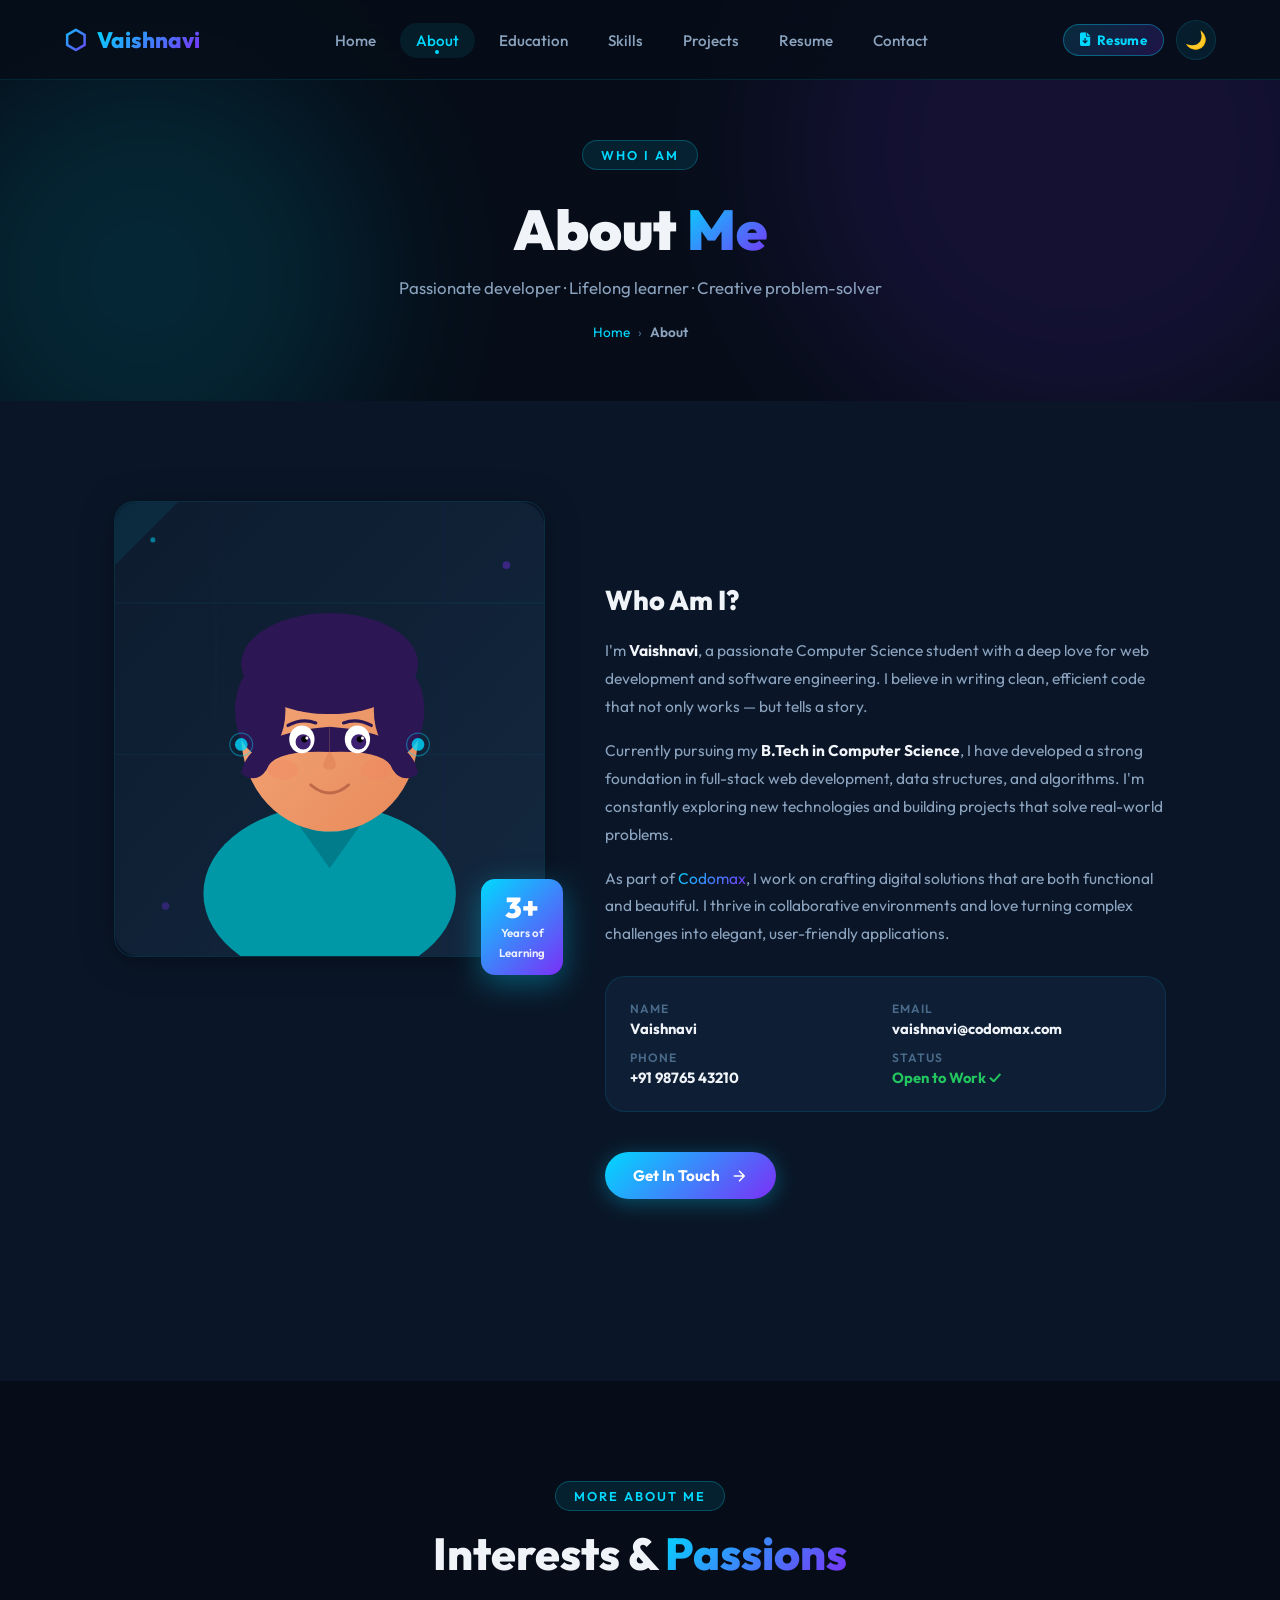
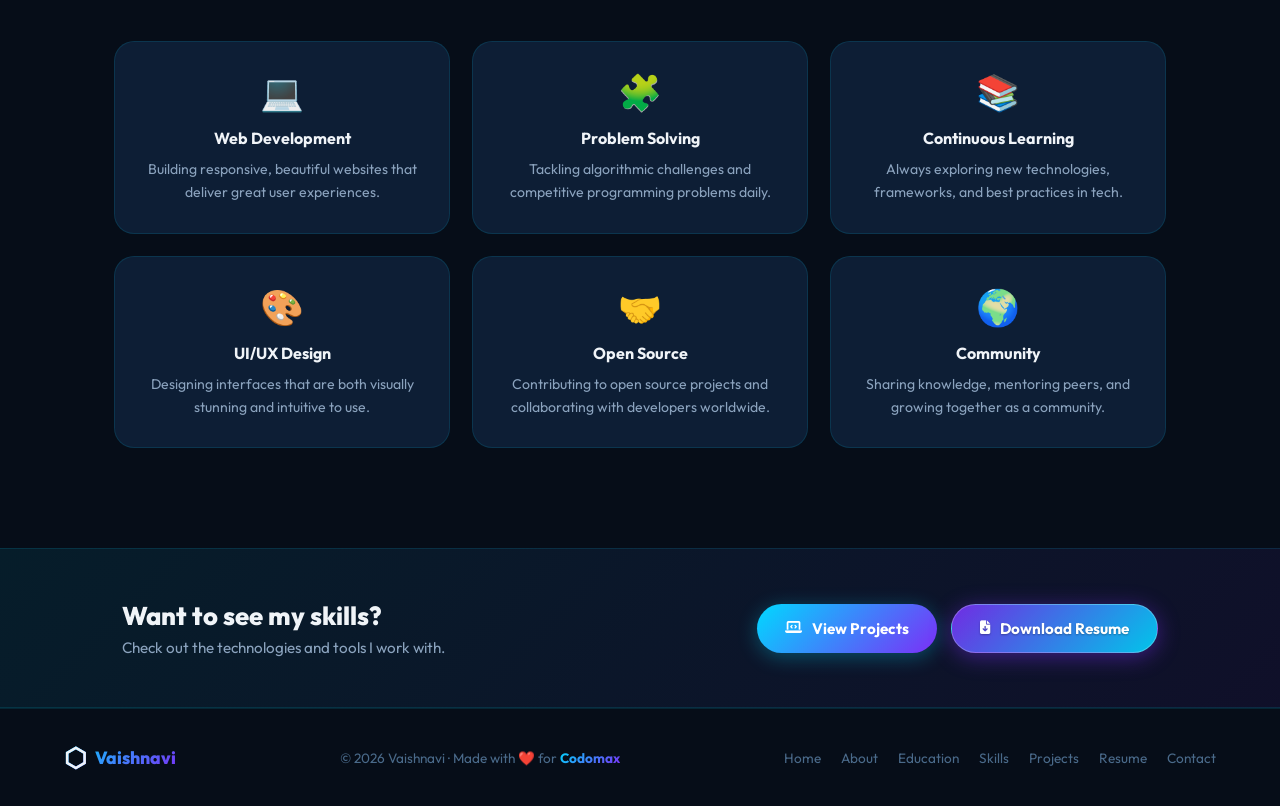
<file: about.html>
<!DOCTYPE html>
<html lang="en">
<head>
    <meta charset="UTF-8">
    <meta name="viewport" content="width=device-width, initial-scale=1.0">
    <meta name="description" content="About Vaishnavi – CS Student, Web Developer at Codomax. Know my story, education, and interests.">
    <title>About Me | Vaishnavi – Codomax</title>
    <link rel="preconnect" href="https://fonts.googleapis.com">
    <link rel="preconnect" href="https://fonts.gstatic.com" crossorigin>
    <link href="https://fonts.googleapis.com/css2?family=Outfit:wght@300;400;500;600;700;800;900&family=Space+Mono:wght@400;700&display=swap" rel="stylesheet">
    <!-- Font Awesome 6 -->
    <link rel="stylesheet" href="https://cdnjs.cloudflare.com/ajax/libs/font-awesome/6.5.1/css/all.min.css"
        integrity="sha512-DTOQO9RWCH3ppGqcWaEA1BIZOC6xxalwEsw9c2QQeAIftl+Vegovlnee1c9QX4TctnWMn13TZye+giMm8e2LwA=="
        crossorigin="anonymous" referrerpolicy="no-referrer" />
    <link rel="stylesheet" href="style.css">
</head>
<body>

<!-- ===== NAVBAR ===== -->
<header id="header">
    <nav class="navbar" id="navbar">
        <a href="index.html" class="logo-wrap">
            <span class="logo-icon">⬡</span>
            <span class="logo-text">Vaishnavi</span>
        </a>
        <ul class="nav-links" id="navLinks">
            <li><a href="index.html"   class="nav-link">Home</a></li>
            <li><a href="about.html"   class="nav-link active">About</a></li>
            <li><a href="index.html#education" class="nav-link">Education</a></li>
            <li><a href="skills.html"  class="nav-link">Skills</a></li>
            <li><a href="projects.html" class="nav-link">Projects</a></li>
            <li><a href="resume.html"  class="nav-link">Resume</a></li>
            <li><a href="contact.html" class="nav-link">Contact</a></li>
        </ul>
        <div class="nav-actions">
            <a href="assets/Vaishnavi_Resume.pdf" download="Vaishnavi_Resume.pdf" class="btn-nav-resume" id="navResumeBtn" title="Download Resume">
                <i class="fa-solid fa-file-arrow-down"></i>
                <span>Resume</span>
            </a>
            <button id="themeBtn" aria-label="Toggle theme">🌙</button>
            <button class="hamburger" id="hamburger" aria-label="Toggle menu">
                <span></span><span></span><span></span>
            </button>
        </div>
    </nav>
    <!-- Mobile nav overlay backdrop -->
    <div class="nav-overlay" id="navOverlay"></div>
</header>


<!-- ===== PAGE HERO BANNER ===== -->
<section class="page-hero">
    <div class="blob blob-1"></div>
    <div class="blob blob-2"></div>
    <div class="container page-hero-inner">
        <span class="section-tag">Who I Am</span>
        <h1 class="page-hero-title">About <span class="highlight">Me</span></h1>
        <p class="page-hero-sub">Passionate developer · Lifelong learner · Creative problem-solver</p>
        <nav class="breadcrumb">
            <a href="index.html">Home</a>
            <span>›</span>
            <span class="bc-active">About</span>
        </nav>
    </div>
</section>


<!-- ===== ABOUT MAIN ===== -->
<section class="section about-section">
    <div class="container">
        <div class="about-grid">

            <!-- LEFT: Image + info cards -->
            <div class="about-left anim-left">
                <div class="about-img-wrap">
                    <svg class="about-svg" viewBox="0 0 340 360" xmlns="http://www.w3.org/2000/svg">
                        <defs>
                            <linearGradient id="aboutBg" x1="0%" y1="0%" x2="100%" y2="100%">
                                <stop offset="0%" style="stop-color:#0d1b2e"/>
                                <stop offset="100%" style="stop-color:#13283f"/>
                            </linearGradient>
                            <linearGradient id="skinA" x1="0%" y1="0%" x2="100%" y2="100%">
                                <stop offset="0%" style="stop-color:#f4a97a"/>
                                <stop offset="100%" style="stop-color:#e8895a"/>
                            </linearGradient>
                            <clipPath id="aboutClip"><rect width="340" height="360" rx="20"/></clipPath>
                            <clipPath id="headClip"><ellipse cx="170" cy="175" rx="75" ry="80"/></clipPath>
                        </defs>
                        <rect width="340" height="360" rx="20" fill="url(#aboutBg)"/>
                        <!-- Grid lines -->
                        <line x1="0" y1="80" x2="340" y2="80" stroke="#00d9ff" stroke-width="0.4" opacity="0.15"/>
                        <line x1="0" y1="200" x2="340" y2="200" stroke="#00d9ff" stroke-width="0.4" opacity="0.1"/>
                        <line x1="80" y1="0" x2="80" y2="360" stroke="#7b2ff7" stroke-width="0.4" opacity="0.1"/>
                        <line x1="260" y1="0" x2="260" y2="360" stroke="#7b2ff7" stroke-width="0.4" opacity="0.1"/>
                        <!-- Corner accent -->
                        <path d="M 0 0 L 50 0 L 0 50Z" fill="#00d9ff" opacity="0.08"/>
                        <path d="M 340 360 L 290 360 L 340 310Z" fill="#7b2ff7" opacity="0.08"/>
                        <!-- Body -->
                        <ellipse cx="170" cy="310" rx="100" ry="70" fill="#0097a7" clip-path="url(#aboutClip)"/>
                        <path d="M 145 255 L 170 290 L 195 255 Q 170 268 145 255Z" fill="#007c8a" clip-path="url(#aboutClip)"/>
                        <!-- Neck -->
                        <rect x="157" y="228" width="26" height="30" rx="8" fill="url(#skinA)"/>
                        <!-- Head -->
                        <ellipse cx="170" cy="185" rx="70" ry="76" fill="url(#skinA)"/>
                        <!-- Hair -->
                        <ellipse cx="170" cy="128" rx="70" ry="40" fill="#2c1654"/>
                        <ellipse cx="115" cy="165" rx="20" ry="35" fill="#2c1654"/>
                        <ellipse cx="225" cy="165" rx="20" ry="35" fill="#2c1654"/>
                        <path d="M 170 178 Q 235 183 240 215 Q 228 224 220 212 Q 215 196 170 198Z" fill="#2c1654"/>
                        <path d="M 170 178 Q 105 183 100 215 Q 112 224 120 212 Q 125 196 170 198Z" fill="#2c1654"/>
                        <!-- Eyes -->
                        <ellipse cx="148" cy="188" rx="10" ry="11" fill="white"/>
                        <ellipse cx="192" cy="188" rx="10" ry="11" fill="white"/>
                        <circle cx="149" cy="190" r="6" fill="#3d2070"/>
                        <circle cx="193" cy="190" r="6" fill="#3d2070"/>
                        <circle cx="150" cy="188" r="2.5" fill="black"/>
                        <circle cx="194" cy="188" r="2.5" fill="black"/>
                        <circle cx="152" cy="187" r="1.2" fill="white"/>
                        <circle cx="196" cy="187" r="1.2" fill="white"/>
                        <!-- Eyebrows -->
                        <path d="M 137 177 Q 148 171 159 175" stroke="#2c1654" stroke-width="2.5" fill="none" stroke-linecap="round"/>
                        <path d="M 181 175 Q 192 171 203 177" stroke="#2c1654" stroke-width="2.5" fill="none" stroke-linecap="round"/>
                        <!-- Nose -->
                        <path d="M 170 197 Q 163 208 166 211 Q 170 213 174 211 Q 177 208 170 197Z" fill="#d97b4f" opacity="0.45"/>
                        <!-- Smile -->
                        <path d="M 155 224 Q 170 237 185 224" stroke="#c0694a" stroke-width="2.2" fill="none" stroke-linecap="round"/>
                        <!-- Cheeks -->
                        <ellipse cx="133" cy="212" rx="12" ry="8" fill="#f08060" opacity="0.3"/>
                        <ellipse cx="207" cy="212" rx="12" ry="8" fill="#f08060" opacity="0.3"/>
                        <!-- Earrings -->
                        <circle cx="100" cy="192" r="5" fill="#00d9ff" opacity="0.8"/>
                        <circle cx="240" cy="192" r="5" fill="#00d9ff" opacity="0.8"/>
                        <circle cx="100" cy="192" r="9" fill="none" stroke="#00d9ff" stroke-width="1" opacity="0.4"/>
                        <circle cx="240" cy="192" r="9" fill="none" stroke="#00d9ff" stroke-width="1" opacity="0.4"/>
                        <!-- Particles -->
                        <circle cx="30" cy="30" r="2" fill="#00d9ff" opacity="0.5"/>
                        <circle cx="310" cy="50" r="3" fill="#7b2ff7" opacity="0.4"/>
                        <circle cx="300" cy="330" r="2" fill="#00d9ff" opacity="0.4"/>
                        <circle cx="40" cy="320" r="3" fill="#7b2ff7" opacity="0.3"/>
                    </svg>
                    <div class="about-experience-badge">
                        <span class="badge-years">3+</span>
                        <span class="badge-text">Years of<br>Learning</span>
                    </div>
                </div>

                <div class="info-cards">
                    <div class="info-card">
                        <span class="info-icon">🎓</span>
                        <div>
                            <strong>Education</strong>
                            <p>B.Tech – Computer Science</p>
                        </div>
                    </div>
                    <div class="info-card">
                        <span class="info-icon">📍</span>
                        <div>
                            <strong>Location</strong>
                            <p>India · Remote Available</p>
                        </div>
                    </div>
                    <div class="info-card">
                        <span class="info-icon">💼</span>
                        <div>
                            <strong>Company</strong>
                            <p>Codomax</p>
                        </div>
                    </div>
                    <div class="info-card">
                        <span class="info-icon">🌐</span>
                        <div>
                            <strong>Languages</strong>
                            <p>English, Hindi</p>
                        </div>
                    </div>
                </div>
            </div>

            <!-- RIGHT: Bio -->
            <div class="about-right anim-right">
                <h2 class="about-heading">Who Am I?</h2>

                <p class="about-text">
                    I'm <strong>Vaishnavi</strong>, a passionate Computer Science student with a deep love for 
                    web development and software engineering. I believe in writing clean, efficient code that 
                    not only works — but tells a story.
                </p>
                <p class="about-text">
                    Currently pursuing my <strong>B.Tech in Computer Science</strong>, I have developed a strong 
                    foundation in full-stack web development, data structures, and algorithms. I'm constantly 
                    exploring new technologies and building projects that solve real-world problems.
                </p>
                <p class="about-text">
                    As part of <span class="highlight">Codomax</span>, I work on crafting digital solutions that 
                    are both functional and beautiful. I thrive in collaborative environments and love turning 
                    complex challenges into elegant, user-friendly applications.
                </p>

                <!-- Personal details -->
                <div class="about-details">
                    <div class="detail-row">
                        <span class="detail-label">Name</span>
                        <span class="detail-value">Vaishnavi</span>
                    </div>
                    <div class="detail-row">
                        <span class="detail-label">Email</span>
                        <span class="detail-value">vaishnavi@codomax.com</span>
                    </div>
                    <div class="detail-row">
                        <span class="detail-label">Phone</span>
                        <span class="detail-value">+91 98765 43210</span>
                    </div>
                    <div class="detail-row">
                        <span class="detail-label">Status</span>
                        <span class="detail-value available">Open to Work ✓</span>
                    </div>
                </div>

                <a href="contact.html" class="btn-primary about-cta">
                    <span>Get In Touch</span>
                    <svg width="18" height="18" viewBox="0 0 24 24" fill="none" stroke="currentColor" stroke-width="2"><path d="M5 12h14M12 5l7 7-7 7"/></svg>
                </a>
            </div>
        </div>
    </div>
</section>


<!-- ===== INTERESTS / FUN FACTS ===== -->
<section class="section interests-section">
    <div class="container">
        <div class="section-header">
            <span class="section-tag">More About Me</span>
            <h2 class="section-title">Interests & <span class="highlight">Passions</span></h2>
        </div>
        <div class="interests-grid">
            <div class="interest-card anim-up">
                <span class="interest-icon">💻</span>
                <h3>Web Development</h3>
                <p>Building responsive, beautiful websites that deliver great user experiences.</p>
            </div>
            <div class="interest-card anim-up" style="--delay:0.1s">
                <span class="interest-icon">🧩</span>
                <h3>Problem Solving</h3>
                <p>Tackling algorithmic challenges and competitive programming problems daily.</p>
            </div>
            <div class="interest-card anim-up" style="--delay:0.2s">
                <span class="interest-icon">📚</span>
                <h3>Continuous Learning</h3>
                <p>Always exploring new technologies, frameworks, and best practices in tech.</p>
            </div>
            <div class="interest-card anim-up" style="--delay:0.3s">
                <span class="interest-icon">🎨</span>
                <h3>UI/UX Design</h3>
                <p>Designing interfaces that are both visually stunning and intuitive to use.</p>
            </div>
            <div class="interest-card anim-up" style="--delay:0.4s">
                <span class="interest-icon">🤝</span>
                <h3>Open Source</h3>
                <p>Contributing to open source projects and collaborating with developers worldwide.</p>
            </div>
            <div class="interest-card anim-up" style="--delay:0.5s">
                <span class="interest-icon">🌍</span>
                <h3>Community</h3>
                <p>Sharing knowledge, mentoring peers, and growing together as a community.</p>
            </div>
        </div>
    </div>
</section>


<!-- ===== CTA STRIP ===== -->
<section class="cta-strip">
    <div class="container cta-strip-inner">
        <div>
            <h2>Want to see my skills?</h2>
            <p>Check out the technologies and tools I work with.</p>
        </div>
        <div class="cta-strip-btns">
            <a href="projects.html" class="btn-primary">
                <i class="fa-solid fa-laptop-code"></i>
                <span>View Projects</span>
            </a>
            <a href="assets/Vaishnavi_Resume.pdf" download="Vaishnavi_Resume.pdf" class="btn-resume-glow">
                <i class="fa-solid fa-file-arrow-down"></i>
                <span>Download Resume</span>
            </a>
        </div>
    </div>
</section>


<!-- ===== FOOTER ===== -->
<footer class="footer">
    <div class="footer-inner">
        <a href="index.html" class="footer-logo">
            <span class="logo-icon">⬡</span>
            <span>Vaishnavi</span>
        </a>
        <p class="footer-copy">© 2026 Vaishnavi · Made with <span class="heart">❤️</span> for <strong class="codomax-brand">Codomax</strong></p>
        <div class="footer-links">
            <a href="index.html">Home</a>
            <a href="about.html">About</a>
            <a href="index.html#education">Education</a>
            <a href="skills.html">Skills</a>
            <a href="projects.html">Projects</a>
            <a href="resume.html">Resume</a>
            <a href="contact.html">Contact</a>
        </div>
    </div>
</footer>

<!-- Toast Notification -->
<div class="toast-notification" id="toastNotification" role="status" aria-live="polite">
    <i class="fa-solid fa-circle-check toast-icon"></i>
    <div class="toast-content">
        <strong id="toastTitle">Download Started</strong>
        <p id="toastMessage">Vaishnavi's Resume PDF is downloading...</p>
    </div>
</div>

<button class="back-to-top" id="backToTop" title="Back to top">
    <i class="fa-solid fa-arrow-up"></i>
</button>
<script src="script.js"></script>
</body>
</html>
</file>
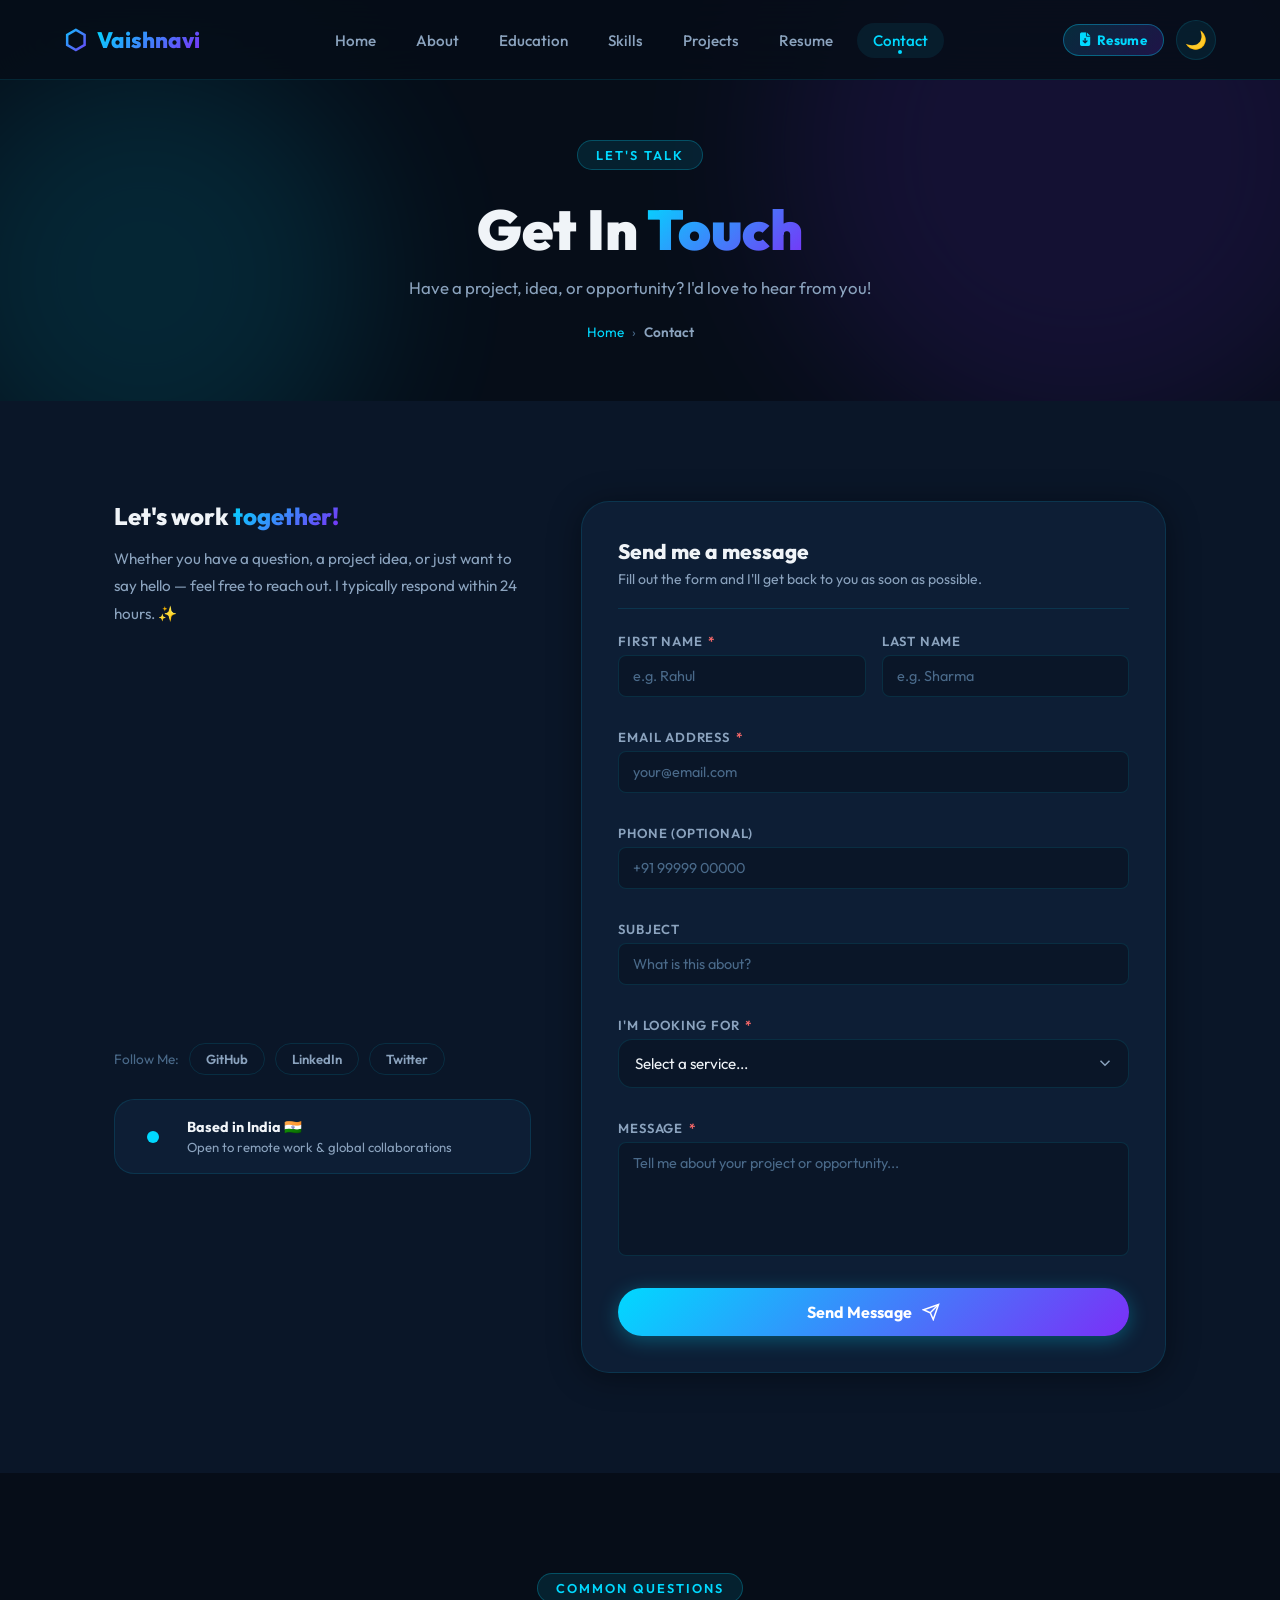
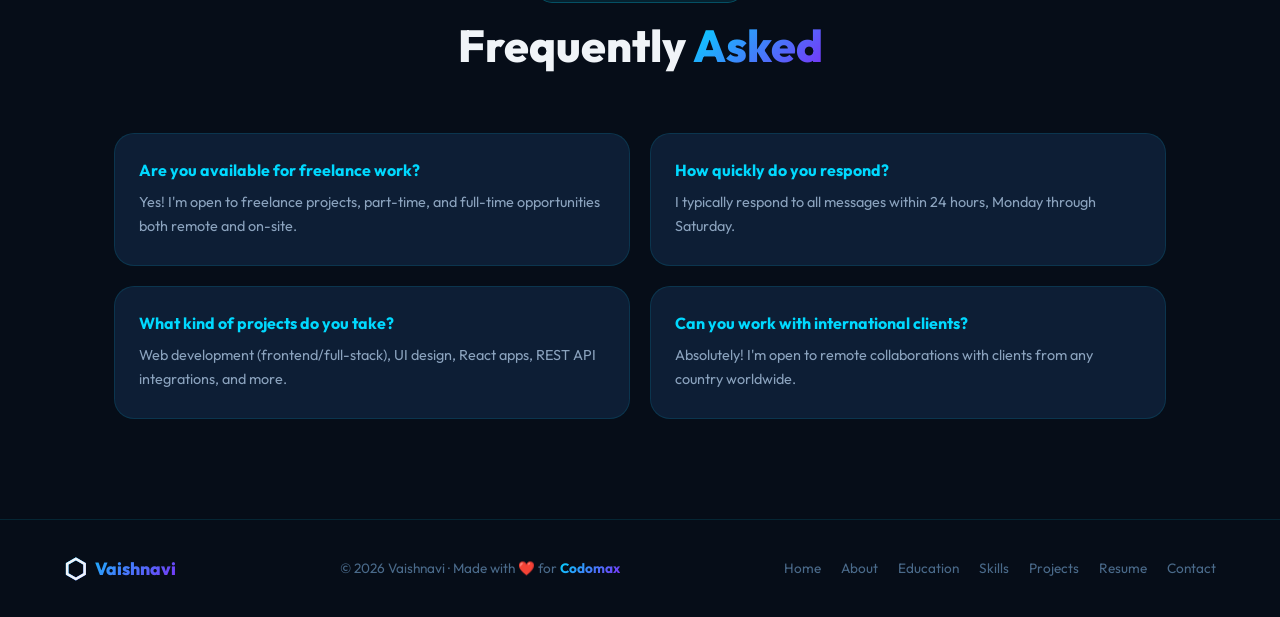
<file: contact.html>
<!DOCTYPE html>
<html lang="en">
<head>
    <meta charset="UTF-8">
    <meta name="viewport" content="width=device-width, initial-scale=1.0">
    <meta name="description" content="Contact Vaishnavi – Web Developer at Codomax. Get in touch for projects, collaborations, or opportunities.">
    <title>Contact | Vaishnavi – Codomax</title>
    <link rel="preconnect" href="https://fonts.googleapis.com">
    <link rel="preconnect" href="https://fonts.gstatic.com" crossorigin>
    <link href="https://fonts.googleapis.com/css2?family=Outfit:wght@300;400;500;600;700;800;900&family=Space+Mono:wght@400;700&display=swap" rel="stylesheet">
    <!-- Font Awesome 6 -->
    <link rel="stylesheet" href="https://cdnjs.cloudflare.com/ajax/libs/font-awesome/6.5.1/css/all.min.css"
        integrity="sha512-DTOQO9RWCH3ppGqcWaEA1BIZOC6xxalwEsw9c2QQeAIftl+Vegovlnee1c9QX4TctnWMn13TZye+giMm8e2LwA=="
        crossorigin="anonymous" referrerpolicy="no-referrer" />
    <link rel="stylesheet" href="style.css">
</head>
<body>

<!-- ===== NAVBAR ===== -->
<header id="header">
    <nav class="navbar" id="navbar">
        <a href="index.html" class="logo-wrap">
            <span class="logo-icon">⬡</span>
            <span class="logo-text">Vaishnavi</span>
        </a>
        <ul class="nav-links" id="navLinks">
            <li><a href="index.html"   class="nav-link">Home</a></li>
            <li><a href="about.html"   class="nav-link">About</a></li>
            <li><a href="index.html#education" class="nav-link">Education</a></li>
            <li><a href="skills.html"  class="nav-link">Skills</a></li>
            <li><a href="projects.html" class="nav-link">Projects</a></li>
            <li><a href="resume.html"  class="nav-link">Resume</a></li>
            <li><a href="contact.html" class="nav-link active">Contact</a></li>
        </ul>
        <div class="nav-actions">
            <a href="assets/Vaishnavi_Resume.pdf" download="Vaishnavi_Resume.pdf" class="btn-nav-resume" id="navResumeBtn" title="Download Resume">
                <i class="fa-solid fa-file-arrow-down"></i>
                <span>Resume</span>
            </a>
            <button id="themeBtn" aria-label="Toggle theme">🌙</button>
            <button class="hamburger" id="hamburger" aria-label="Toggle menu">
                <span></span><span></span><span></span>
            </button>
        </div>
    </nav>
    <!-- Mobile nav overlay backdrop -->
    <div class="nav-overlay" id="navOverlay"></div>
</header>


<!-- ===== PAGE HERO BANNER ===== -->
<section class="page-hero">
    <div class="blob blob-1"></div>
    <div class="blob blob-2"></div>
    <div class="container page-hero-inner">
        <span class="section-tag">Let's Talk</span>
        <h1 class="page-hero-title">Get In <span class="highlight">Touch</span></h1>
        <p class="page-hero-sub">Have a project, idea, or opportunity? I'd love to hear from you!</p>
        <nav class="breadcrumb">
            <a href="index.html">Home</a>
            <span>›</span>
            <span class="bc-active">Contact</span>
        </nav>
    </div>
</section>


<!-- ===== CONTACT MAIN ===== -->
<section class="section contact-section">
    <div class="container">
        <div class="contact-grid">

            <!-- LEFT: Info -->
            <div class="contact-info anim-left">
                <h2 class="contact-info-title">Let's work <span class="highlight">together!</span></h2>
                <p class="contact-info-desc">
                    Whether you have a question, a project idea, or just want to say hello — 
                    feel free to reach out. I typically respond within 24 hours. ✨
                </p>

                <div class="contact-cards">
                    <a href="mailto:vaishnavi@codomax.com" class="contact-card" id="cc-email">
                        <div class="contact-card-icon" style="--c:#00d9ff">
                            <svg viewBox="0 0 24 24" fill="none" stroke="currentColor" stroke-width="2">
                                <path d="M4 4h16c1.1 0 2 .9 2 2v12c0 1.1-.9 2-2 2H4c-1.1 0-2-.9-2-2V6c0-1.1.9-2 2-2z"/>
                                <polyline points="22,6 12,13 2,6"/>
                            </svg>
                        </div>
                        <div>
                            <strong>Email</strong>
                            <p>vaishnavi@codomax.com</p>
                        </div>
                    </a>

                    <a href="tel:+919876543210" class="contact-card" id="cc-phone">
                        <div class="contact-card-icon" style="--c:#7b2ff7">
                            <svg viewBox="0 0 24 24" fill="none" stroke="currentColor" stroke-width="2">
                                <path d="M22 16.92v3a2 2 0 0 1-2.18 2 19.79 19.79 0 0 1-8.63-3.07A19.5 19.5 0 0 1 4.69 12 19.79 19.79 0 0 1 1.72 3.38 2 2 0 0 1 3.7 2.18H6.7a2 2 0 0 1 2 1.72 12.84 12.84 0 0 0 .7 2.81 2 2 0 0 1-.45 2.11L7.91 9.91a16 16 0 0 0 6.07 6.07l1.27-1.27a2 2 0 0 1 2.11-.45 12.84 12.84 0 0 0 2.81.7A2 2 0 0 1 22 16.92z"/>
                            </svg>
                        </div>
                        <div>
                            <strong>Phone</strong>
                            <p>+91 98765 43210</p>
                        </div>
                    </a>

                    <div class="contact-card" id="cc-location">
                        <div class="contact-card-icon" style="--c:#ff6b35">
                            <svg viewBox="0 0 24 24" fill="none" stroke="currentColor" stroke-width="2">
                                <path d="M21 10c0 7-9 13-9 13s-9-6-9-13a9 9 0 0 1 18 0z"/>
                                <circle cx="12" cy="10" r="3"/>
                            </svg>
                        </div>
                        <div>
                            <strong>Location</strong>
                            <p>India · Remote Available Worldwide</p>
                        </div>
                    </div>

                    <div class="contact-card" id="cc-hours">
                        <div class="contact-card-icon" style="--c:#22c55e">
                            <svg viewBox="0 0 24 24" fill="none" stroke="currentColor" stroke-width="2">
                                <circle cx="12" cy="12" r="10"/>
                                <polyline points="12 6 12 12 16 14"/>
                            </svg>
                        </div>
                        <div>
                            <strong>Response Time</strong>
                            <p>Within 24 hours · Mon–Sat</p>
                        </div>
                    </div>
                </div>

                <!-- Social links -->
                <div class="contact-socials">
                    <span>Follow Me:</span>
                    <a href="https://github.com" target="_blank" class="social-btn" id="c-github">GitHub</a>
                    <a href="https://linkedin.com" target="_blank" class="social-btn" id="c-linkedin">LinkedIn</a>
                    <a href="https://twitter.com" target="_blank" class="social-btn" id="c-twitter">Twitter</a>
                </div>

                <!-- Map-style decorative box -->
                <div class="contact-map-box">
                    <div class="map-pulse">
                        <div class="map-dot"></div>
                        <div class="map-ring"></div>
                    </div>
                    <div>
                        <strong>Based in India 🇮🇳</strong>
                        <p>Open to remote work &amp; global collaborations</p>
                    </div>
                </div>
            </div>

            <!-- RIGHT: Form -->
            <div class="contact-form-wrap anim-right">
                <div class="form-header">
                    <h3>Send me a message</h3>
                    <p>Fill out the form and I'll get back to you as soon as possible.</p>
                </div>

                <form id="contactForm" novalidate>
                    <div class="form-row">
                        <div class="form-group">
                            <label for="fname">First Name <span class="req">*</span></label>
                            <input type="text" id="fname" name="fname" placeholder="e.g. Rahul" required>
                        </div>
                        <div class="form-group">
                            <label for="lname">Last Name</label>
                            <input type="text" id="lname" name="lname" placeholder="e.g. Sharma">
                        </div>
                    </div>

                    <div class="form-group">
                        <label for="email">Email Address <span class="req">*</span></label>
                        <input type="email" id="email" name="email" placeholder="your@email.com" required>
                    </div>

                    <div class="form-group">
                        <label for="phone">Phone (Optional)</label>
                        <input type="tel" id="phone" name="phone" placeholder="+91 99999 00000">
                    </div>

                    <div class="form-group">
                        <label for="subject">Subject</label>
                        <input type="text" id="subject" name="subject" placeholder="What is this about?">
                    </div>

                    <div class="form-group">
                        <label for="service">I'm looking for <span class="req">*</span></label>
                        <select id="service" name="service" class="form-select">
                            <option value="" disabled selected>Select a service...</option>
                            <option value="webdev">Web Development</option>
                            <option value="frontend">Frontend Design</option>
                            <option value="fullstack">Full Stack Project</option>
                            <option value="collab">Collaboration</option>
                            <option value="internship">Internship / Job Offer</option>
                            <option value="other">Other</option>
                        </select>
                    </div>

                    <div class="form-group">
                        <label for="message">Message <span class="req">*</span></label>
                        <textarea id="message" name="message" rows="5"
                            placeholder="Tell me about your project or opportunity..." required></textarea>
                    </div>

                    <button type="submit" class="btn-primary form-submit" id="form-submit-btn">
                        <span id="submit-text">Send Message</span>
                        <svg width="18" height="18" viewBox="0 0 24 24" fill="none" stroke="currentColor" stroke-width="2">
                            <line x1="22" y1="2" x2="11" y2="13"/>
                            <polygon points="22 2 15 22 11 13 2 9 22 2"/>
                        </svg>
                    </button>

                    <p class="form-success" id="formSuccess">
                        ✅ Message sent! I'll get back to you soon.
                    </p>
                </form>
            </div>
        </div>
    </div>
</section>


<!-- ===== FAQ STRIP ===== -->
<section class="section faq-section">
    <div class="container">
        <div class="section-header">
            <span class="section-tag">Common Questions</span>
            <h2 class="section-title">Frequently <span class="highlight">Asked</span></h2>
        </div>
        <div class="faq-grid">
            <div class="faq-item anim-up">
                <h4>Are you available for freelance work?</h4>
                <p>Yes! I'm open to freelance projects, part-time, and full-time opportunities both remote and on-site.</p>
            </div>
            <div class="faq-item anim-up" style="--delay:0.1s">
                <h4>How quickly do you respond?</h4>
                <p>I typically respond to all messages within 24 hours, Monday through Saturday.</p>
            </div>
            <div class="faq-item anim-up" style="--delay:0.2s">
                <h4>What kind of projects do you take?</h4>
                <p>Web development (frontend/full-stack), UI design, React apps, REST API integrations, and more.</p>
            </div>
            <div class="faq-item anim-up" style="--delay:0.3s">
                <h4>Can you work with international clients?</h4>
                <p>Absolutely! I'm open to remote collaborations with clients from any country worldwide.</p>
            </div>
        </div>
    </div>
</section>


<!-- ===== FOOTER ===== -->
<footer class="footer">
    <div class="footer-inner">
        <a href="index.html" class="footer-logo">
            <span class="logo-icon">⬡</span>
            <span>Vaishnavi</span>
        </a>
        <p class="footer-copy">© 2026 Vaishnavi · Made with <span class="heart">❤️</span> for <strong class="codomax-brand">Codomax</strong></p>
        <div class="footer-links">
            <a href="index.html">Home</a>
            <a href="about.html">About</a>
            <a href="index.html#education">Education</a>
            <a href="skills.html">Skills</a>
            <a href="projects.html">Projects</a>
            <a href="resume.html">Resume</a>
            <a href="contact.html">Contact</a>
        </div>
    </div>
</footer>

<!-- Toast Notification -->
<div class="toast-notification" id="toastNotification" role="status" aria-live="polite">
    <i class="fa-solid fa-circle-check toast-icon"></i>
    <div class="toast-content">
        <strong id="toastTitle">Download Started</strong>
        <p id="toastMessage">Vaishnavi's Resume PDF is downloading...</p>
    </div>
</div>

<button class="back-to-top" id="backToTop" title="Back to top">
    <i class="fa-solid fa-arrow-up"></i>
</button>
<script src="script.js"></script>
</body>
</html>
</file>
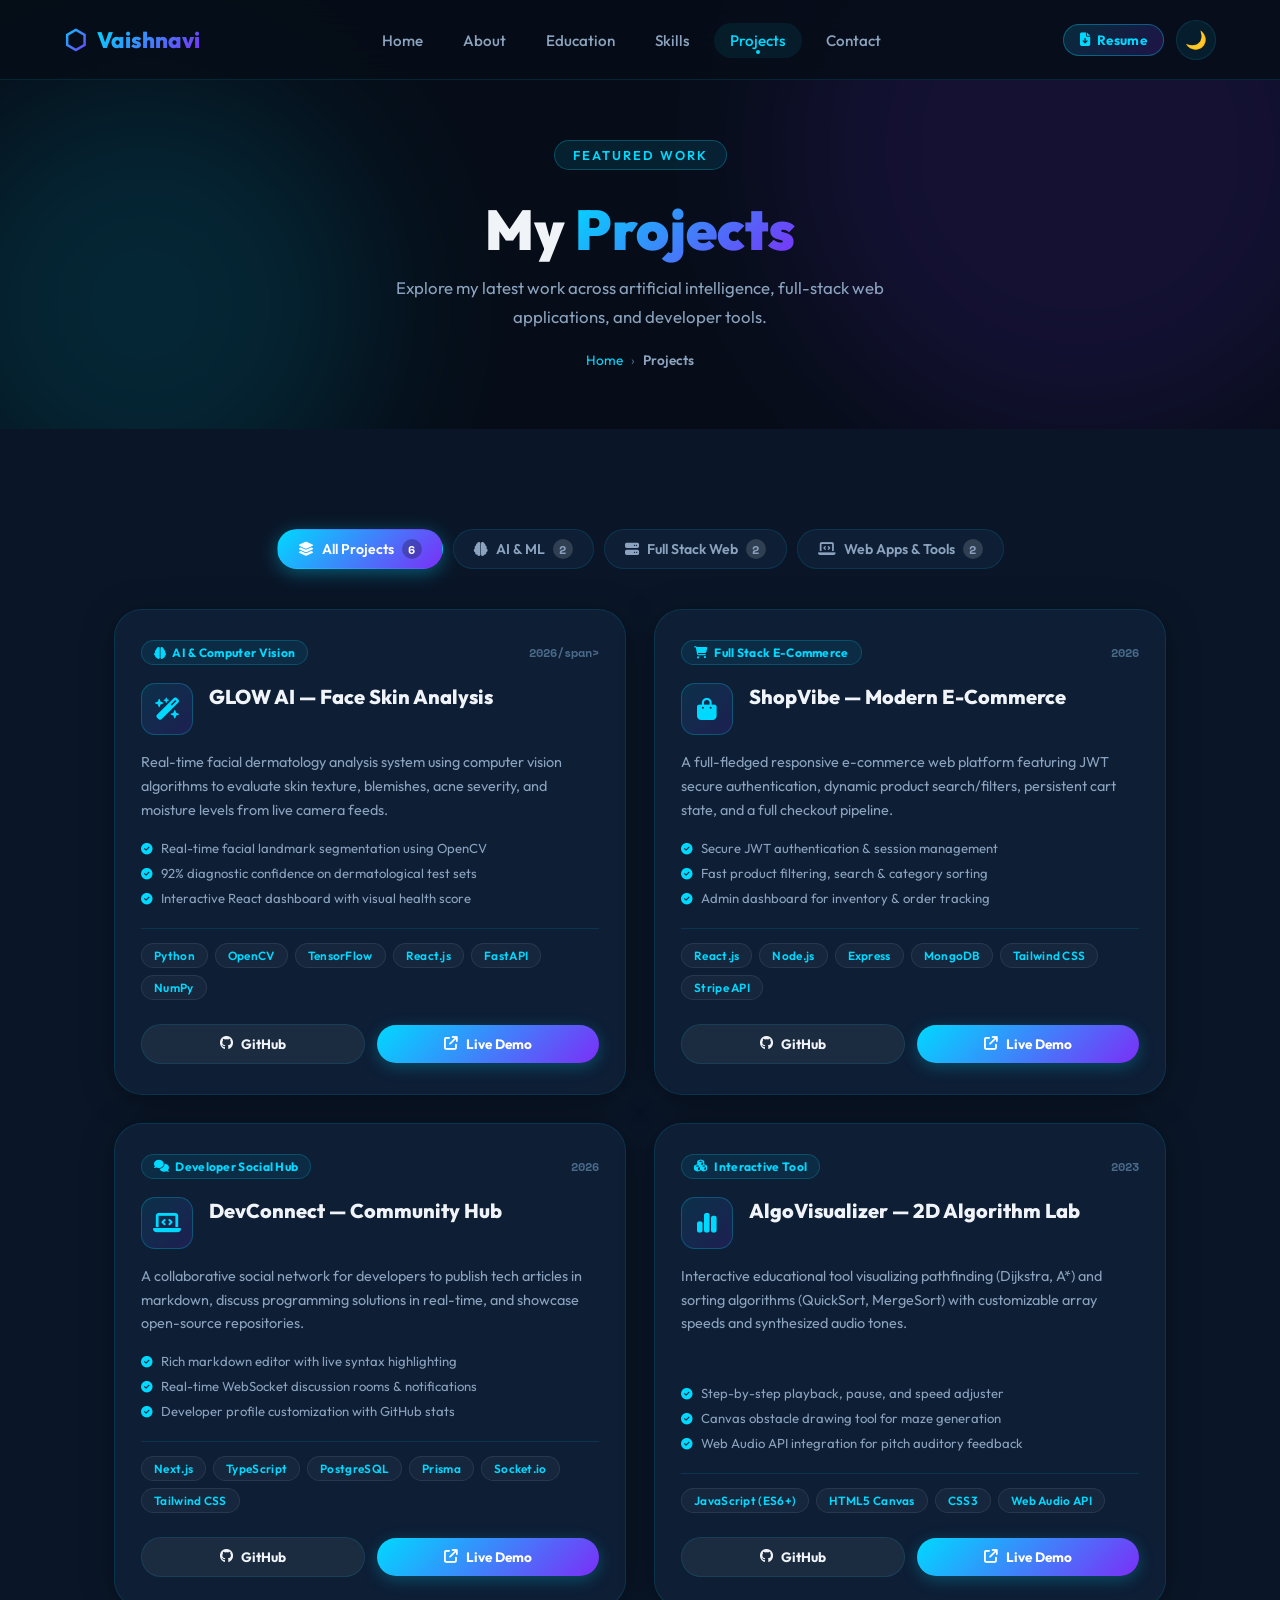
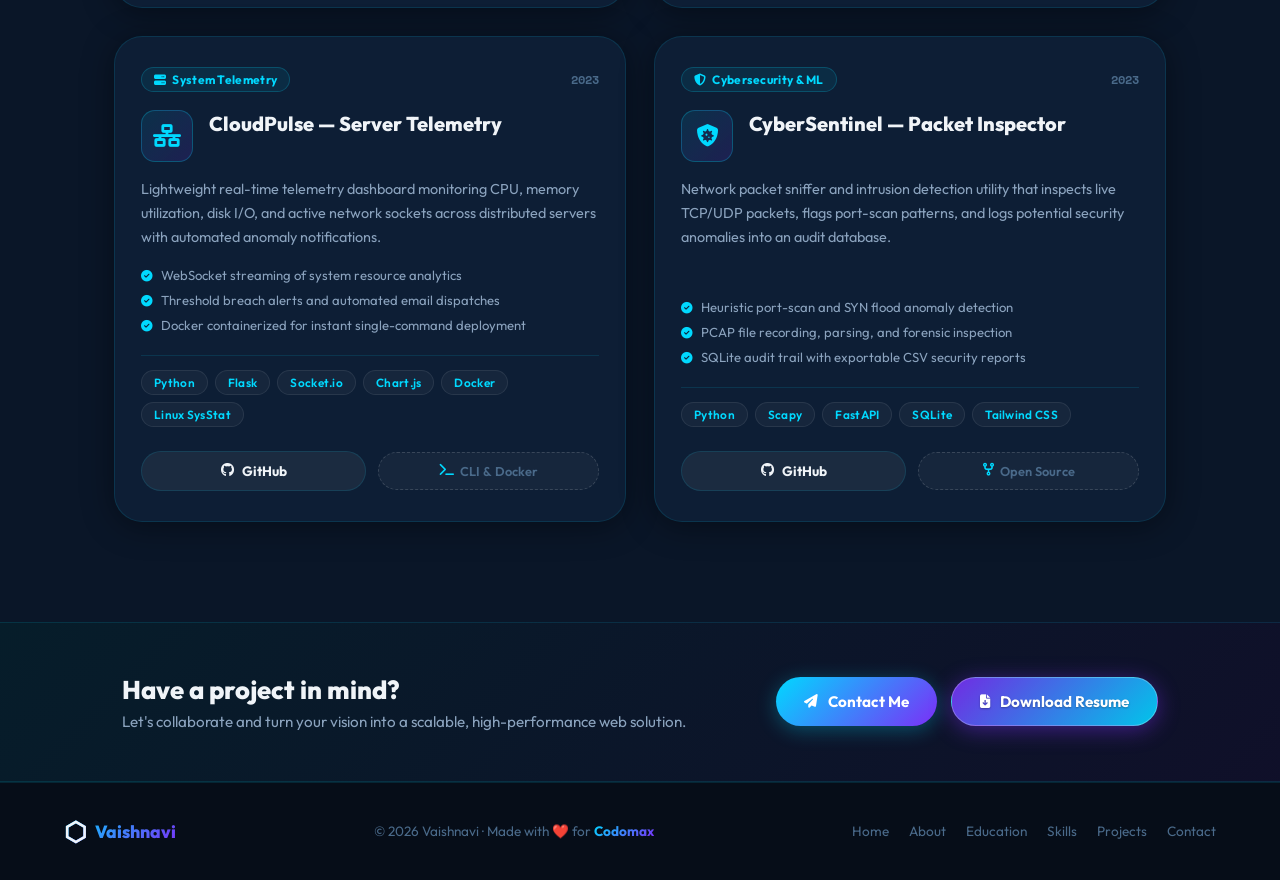
<file: projects.html>
<!DOCTYPE html>
<html lang="en">

<head>
    <meta charset="UTF-8">
    <meta name="viewport" content="width=device-width, initial-scale=1.0">
    <meta name="description"
        content="Projects by Vaishnavi – Web Developer & CS Student. Explore AI applications, full-stack websites, and developer tools.">
    <title>Projects | Vaishnavi – Codomax</title>
    <link rel="preconnect" href="https://fonts.googleapis.com">
    <link rel="preconnect" href="https://fonts.gstatic.com" crossorigin>
    <link
        href="https://fonts.googleapis.com/css2?family=Outfit:wght@300;400;500;600;700;800;900&family=Space+Mono:wght@400;700&display=swap"
        rel="stylesheet">
    <!-- Font Awesome 6 -->
    <link rel="stylesheet" href="https://cdnjs.cloudflare.com/ajax/libs/font-awesome/6.5.1/css/all.min.css"
        integrity="sha512-DTOQO9RWCH3ppGqcWaEA1BIZOC6xxalwEsw9c2QQeAIftl+Vegovlnee1c9QX4TctnWMn13TZye+giMm8e2LwA=="
        crossorigin="anonymous" referrerpolicy="no-referrer" />
    <link rel="stylesheet" href="style.css">
</head>

<body>

    <!-- ===== NAVBAR ===== -->
    <header id="header">
        <nav class="navbar" id="navbar">
            <a href="index.html" class="logo-wrap">
                <span class="logo-icon">⬡</span>
                <span class="logo-text">Vaishnavi</span>
            </a>
            <ul class="nav-links" id="navLinks">
                <li><a href="index.html" class="nav-link">Home</a></li>
                <li><a href="about.html" class="nav-link">About</a></li>
                <li><a href="index.html#education" class="nav-link">Education</a></li>
                <li><a href="skills.html" class="nav-link">Skills</a></li>
                <li><a href="projects.html" class="nav-link active">Projects</a></li>
                <li><a href="contact.html" class="nav-link">Contact</a></li>
            </ul>
            <div class="nav-actions">
                <a href="assets/Vaishnavi_Resume.pdf" download="Vaishnavi_Resume.pdf" class="btn-nav-resume" id="navResumeBtn" title="Download Resume">
                    <i class="fa-solid fa-file-arrow-down"></i>
                    <span>Resume</span>
                </a>
                <button id="themeBtn" aria-label="Toggle theme">🌙</button>
                <button class="hamburger" id="hamburger" aria-label="Toggle menu">
                    <span></span><span></span><span></span>
                </button>
            </div>
        </nav>
        <!-- Mobile nav overlay backdrop -->
        <div class="nav-overlay" id="navOverlay"></div>
    </header>


    <!-- ===== PAGE HERO BANNER ===== -->
    <section class="page-hero">
        <div class="blob blob-1"></div>
        <div class="blob blob-2"></div>
        <div class="container page-hero-inner">
            <span class="section-tag">Featured Work</span>
            <h1 class="page-hero-title">My <span class="highlight">Projects</span></h1>
            <p class="page-hero-sub">Explore my latest work across artificial intelligence, full-stack web applications, and developer tools.</p>
            <nav class="breadcrumb">
                <a href="index.html">Home</a>
                <span>›</span>
                <span class="bc-active">Projects</span>
            </nav>
        </div>
    </section>


    <!-- ===== PROJECTS MAIN SECTION ===== -->
    <section class="section projects-section">
        <div class="container">

            <!-- Filter Tabs -->
            <div class="project-filters" id="projectFilters">
                <button class="project-filter-btn active" data-filter="all">
                    <i class="fa-solid fa-layer-group"></i> All Projects <span class="filter-count">6</span>
                </button>
                <button class="project-filter-btn" data-filter="ai">
                    <i class="fa-solid fa-brain"></i> AI &amp; ML <span class="filter-count">2</span>
                </button>
                <button class="project-filter-btn" data-filter="fullstack">
                    <i class="fa-solid fa-server"></i> Full Stack Web <span class="filter-count">2</span>
                </button>
                <button class="project-filter-btn" data-filter="tools">
                    <i class="fa-solid fa-laptop-code"></i> Web Apps &amp; Tools <span class="filter-count">2</span>
                </button>
            </div>

            <div class="projects-grid" id="projectsGrid">

                <!-- Project 1: GLOW AI -->
                <div class="project-card anim-up" data-category="ai">
                    <div class="project-card-top">
                        <span class="project-category-badge"><i class="fa-solid fa-brain"></i> AI &amp; Computer Vision</span>
                        <span class="project-year">2026/span>
                    </div>

                    <div class="project-card-header">
                        <div class="project-icon"><i class="fa-solid fa-wand-magic-sparkles"></i></div>
                        <div class="project-heading-wrap">
                            <h3 class="project-title">GLOW AI — Face Skin Analysis</h3>
                        </div>
                    </div>

                    <p class="project-desc">
                        Real-time facial dermatology analysis system using computer vision algorithms to evaluate skin texture, 
                        blemishes, acne severity, and moisture levels from live camera feeds.
                    </p>

                    <ul class="project-features">
                        <li><i class="fa-solid fa-circle-check"></i> Real-time facial landmark segmentation using OpenCV</li>
                        <li><i class="fa-solid fa-circle-check"></i> 92% diagnostic confidence on dermatological test sets</li>
                        <li><i class="fa-solid fa-circle-check"></i> Interactive React dashboard with visual health score</li>
                    </ul>

                    <div class="project-tech">
                        <span>Python</span>
                        <span>OpenCV</span>
                        <span>TensorFlow</span>
                        <span>React.js</span>
                        <span>FastAPI</span>
                        <span>NumPy</span>
                    </div>

                    <div class="project-card-actions">
                        <a href="https://github.com" target="_blank" rel="noopener" class="project-btn project-btn-github" title="View Source Code on GitHub">
                            <i class="fa-brands fa-github"></i> GitHub
                        </a>
                        <a href="https://glow-ai-demo.example.com" target="_blank" rel="noopener" class="project-btn project-btn-demo" title="Open Live Application">
                            <i class="fa-solid fa-arrow-up-right-from-square"></i> Live Demo
                        </a>
                    </div>
                </div>

                <!-- Project 2: ShopVibe -->
                <div class="project-card anim-up" data-category="fullstack" style="--delay:0.1s">
                    <div class="project-card-top">
                        <span class="project-category-badge"><i class="fa-solid fa-cart-shopping"></i> Full Stack E-Commerce</span>
                        <span class="project-year">2026</span>
                    </div>

                    <div class="project-card-header">
                        <div class="project-icon"><i class="fa-solid fa-bag-shopping"></i></div>
                        <div class="project-heading-wrap">
                            <h3 class="project-title">ShopVibe — Modern E-Commerce</h3>
                        </div>
                    </div>

                    <p class="project-desc">
                        A full-fledged responsive e-commerce web platform featuring JWT secure authentication, dynamic product 
                        search/filters, persistent cart state, and a full checkout pipeline.
                    </p>

                    <ul class="project-features">
                        <li><i class="fa-solid fa-circle-check"></i> Secure JWT authentication &amp; session management</li>
                        <li><i class="fa-solid fa-circle-check"></i> Fast product filtering, search &amp; category sorting</li>
                        <li><i class="fa-solid fa-circle-check"></i> Admin dashboard for inventory &amp; order tracking</li>
                    </ul>

                    <div class="project-tech">
                        <span>React.js</span>
                        <span>Node.js</span>
                        <span>Express</span>
                        <span>MongoDB</span>
                        <span>Tailwind CSS</span>
                        <span>Stripe API</span>
                    </div>

                    <div class="project-card-actions">
                        <a href="https://github.com" target="_blank" rel="noopener" class="project-btn project-btn-github" title="View Source Code on GitHub">
                            <i class="fa-brands fa-github"></i> GitHub
                        </a>
                        <a href="https://shopvibe-store.example.com" target="_blank" rel="noopener" class="project-btn project-btn-demo" title="Open Live Store">
                            <i class="fa-solid fa-arrow-up-right-from-square"></i> Live Demo
                        </a>
                    </div>
                </div>

                <!-- Project 3: DevConnect -->
                <div class="project-card anim-up" data-category="fullstack" style="--delay:0.2s">
                    <div class="project-card-top">
                        <span class="project-category-badge"><i class="fa-solid fa-comments"></i> Developer Social Hub</span>
                        <span class="project-year">2026</span>
                    </div>

                    <div class="project-card-header">
                        <div class="project-icon"><i class="fa-solid fa-laptop-code"></i></div>
                        <div class="project-heading-wrap">
                            <h3 class="project-title">DevConnect — Community Hub</h3>
                        </div>
                    </div>

                    <p class="project-desc">
                        A collaborative social network for developers to publish tech articles in markdown, discuss programming 
                        solutions in real-time, and showcase open-source repositories.
                    </p>

                    <ul class="project-features">
                        <li><i class="fa-solid fa-circle-check"></i> Rich markdown editor with live syntax highlighting</li>
                        <li><i class="fa-solid fa-circle-check"></i> Real-time WebSocket discussion rooms &amp; notifications</li>
                        <li><i class="fa-solid fa-circle-check"></i> Developer profile customization with GitHub stats</li>
                    </ul>

                    <div class="project-tech">
                        <span>Next.js</span>
                        <span>TypeScript</span>
                        <span>PostgreSQL</span>
                        <span>Prisma</span>
                        <span>Socket.io</span>
                        <span>Tailwind CSS</span>
                    </div>

                    <div class="project-card-actions">
                        <a href="https://github.com" target="_blank" rel="noopener" class="project-btn project-btn-github" title="View Source Code on GitHub">
                            <i class="fa-brands fa-github"></i> GitHub
                        </a>
                        <a href="https://devconnect-hub.example.com" target="_blank" rel="noopener" class="project-btn project-btn-demo" title="Open Live Platform">
                            <i class="fa-solid fa-arrow-up-right-from-square"></i> Live Demo
                        </a>
                    </div>
                </div>

                <!-- Project 4: AlgoVisualizer -->
                <div class="project-card anim-up" data-category="tools" style="--delay:0.3s">
                    <div class="project-card-top">
                        <span class="project-category-badge"><i class="fa-solid fa-cubes"></i> Interactive Tool</span>
                        <span class="project-year">2023</span>
                    </div>

                    <div class="project-card-header">
                        <div class="project-icon"><i class="fa-solid fa-chart-simple"></i></div>
                        <div class="project-heading-wrap">
                            <h3 class="project-title">AlgoVisualizer — 2D Algorithm Lab</h3>
                        </div>
                    </div>

                    <p class="project-desc">
                        Interactive educational tool visualizing pathfinding (Dijkstra, A*) and sorting algorithms (QuickSort, 
                        MergeSort) with customizable array speeds and synthesized audio tones.
                    </p>

                    <ul class="project-features">
                        <li><i class="fa-solid fa-circle-check"></i> Step-by-step playback, pause, and speed adjuster</li>
                        <li><i class="fa-solid fa-circle-check"></i> Canvas obstacle drawing tool for maze generation</li>
                        <li><i class="fa-solid fa-circle-check"></i> Web Audio API integration for pitch auditory feedback</li>
                    </ul>

                    <div class="project-tech">
                        <span>JavaScript (ES6+)</span>
                        <span>HTML5 Canvas</span>
                        <span>CSS3</span>
                        <span>Web Audio API</span>
                    </div>

                    <div class="project-card-actions">
                        <a href="https://github.com" target="_blank" rel="noopener" class="project-btn project-btn-github" title="View Source Code on GitHub">
                            <i class="fa-brands fa-github"></i> GitHub
                        </a>
                        <a href="https://algovisualizer.example.com" target="_blank" rel="noopener" class="project-btn project-btn-demo" title="Open Live Visualizer">
                            <i class="fa-solid fa-arrow-up-right-from-square"></i> Live Demo
                        </a>
                    </div>
                </div>

                <!-- Project 5: CloudPulse -->
                <div class="project-card anim-up" data-category="tools" style="--delay:0.4s">
                    <div class="project-card-top">
                        <span class="project-category-badge"><i class="fa-solid fa-server"></i> System Telemetry</span>
                        <span class="project-year">2023</span>
                    </div>

                    <div class="project-card-header">
                        <div class="project-icon"><i class="fa-solid fa-network-wired"></i></div>
                        <div class="project-heading-wrap">
                            <h3 class="project-title">CloudPulse — Server Telemetry</h3>
                        </div>
                    </div>

                    <p class="project-desc">
                        Lightweight real-time telemetry dashboard monitoring CPU, memory utilization, disk I/O, and active network 
                        sockets across distributed servers with automated anomaly notifications.
                    </p>

                    <ul class="project-features">
                        <li><i class="fa-solid fa-circle-check"></i> WebSocket streaming of system resource analytics</li>
                        <li><i class="fa-solid fa-circle-check"></i> Threshold breach alerts and automated email dispatches</li>
                        <li><i class="fa-solid fa-circle-check"></i> Docker containerized for instant single-command deployment</li>
                    </ul>

                    <div class="project-tech">
                        <span>Python</span>
                        <span>Flask</span>
                        <span>Socket.io</span>
                        <span>Chart.js</span>
                        <span>Docker</span>
                        <span>Linux SysStat</span>
                    </div>

                    <div class="project-card-actions">
                        <a href="https://github.com" target="_blank" rel="noopener" class="project-btn project-btn-github" title="View Source Code on GitHub">
                            <i class="fa-brands fa-github"></i> GitHub
                        </a>
                        <span class="project-demo-pill optional" title="CLI and Docker tool without a public web host">
                            <i class="fa-solid fa-terminal"></i> CLI &amp; Docker
                        </span>
                    </div>
                </div>

                <!-- Project 6: CyberSentinel -->
                <div class="project-card anim-up" data-category="ai" style="--delay:0.5s">
                    <div class="project-card-top">
                        <span class="project-category-badge"><i class="fa-solid fa-shield-halved"></i> Cybersecurity &amp; ML</span>
                        <span class="project-year">2023</span>
                    </div>

                    <div class="project-card-header">
                        <div class="project-icon"><i class="fa-solid fa-shield-virus"></i></div>
                        <div class="project-heading-wrap">
                            <h3 class="project-title">CyberSentinel — Packet Inspector</h3>
                        </div>
                    </div>

                    <p class="project-desc">
                        Network packet sniffer and intrusion detection utility that inspects live TCP/UDP packets, flags port-scan 
                        patterns, and logs potential security anomalies into an audit database.
                    </p>

                    <ul class="project-features">
                        <li><i class="fa-solid fa-circle-check"></i> Heuristic port-scan and SYN flood anomaly detection</li>
                        <li><i class="fa-solid fa-circle-check"></i> PCAP file recording, parsing, and forensic inspection</li>
                        <li><i class="fa-solid fa-circle-check"></i> SQLite audit trail with exportable CSV security reports</li>
                    </ul>

                    <div class="project-tech">
                        <span>Python</span>
                        <span>Scapy</span>
                        <span>FastAPI</span>
                        <span>SQLite</span>
                        <span>Tailwind CSS</span>
                    </div>

                    <div class="project-card-actions">
                        <a href="https://github.com" target="_blank" rel="noopener" class="project-btn project-btn-github" title="View Source Code on GitHub">
                            <i class="fa-brands fa-github"></i> GitHub
                        </a>
                        <span class="project-demo-pill optional" title="Open source terminal and local security engine">
                            <i class="fa-solid fa-code-fork"></i> Open Source
                        </span>
                    </div>
                </div>

            </div>
        </div>
    </section>


    <!-- ===== CTA BANNER ===== -->
    <section class="cta-strip">
        <div class="container cta-strip-inner">
            <div>
                <h2>Have a project in mind?</h2>
                <p>Let's collaborate and turn your vision into a scalable, high-performance web solution.</p>
            </div>
            <div class="cta-strip-btns">
                <a href="contact.html" class="btn-primary">
                    <i class="fa-solid fa-paper-plane"></i>
                    <span>Contact Me</span>
                </a>
                <a href="assets/Vaishnavi_Resume.pdf" download="Vaishnavi_Resume.pdf" class="btn-resume-glow">
                    <i class="fa-solid fa-file-arrow-down"></i>
                    <span>Download Resume</span>
                </a>
            </div>
        </div>
    </section>


    <!-- ===== FOOTER ===== -->
    <footer class="footer">
        <div class="footer-inner">
            <a href="index.html" class="footer-logo">
                <span class="logo-icon">⬡</span>
                <span>Vaishnavi</span>
            </a>
            <p class="footer-copy">© 2026 Vaishnavi · Made with <span class="heart">❤️</span> for <strong
                    class="codomax-brand">Codomax</strong></p>
            <div class="footer-links">
                <a href="index.html">Home</a>
                <a href="about.html">About</a>
                <a href="index.html#education">Education</a>
                <a href="skills.html">Skills</a>
                <a href="projects.html">Projects</a>
                <a href="contact.html">Contact</a>
            </div>
        </div>
    </footer>

    <!-- Toast Notification -->
    <div class="toast-notification" id="toastNotification" role="status" aria-live="polite">
        <i class="fa-solid fa-circle-check toast-icon"></i>
        <div class="toast-content">
            <strong id="toastTitle">Download Started</strong>
            <p id="toastMessage">Vaishnavi's Resume PDF is downloading...</p>
        </div>
    </div>

    <button class="back-to-top" id="backToTop" title="Back to top">
        <i class="fa-solid fa-arrow-up"></i>
    </button>

    <script src="script.js"></script>
</body>

</html>
</file>
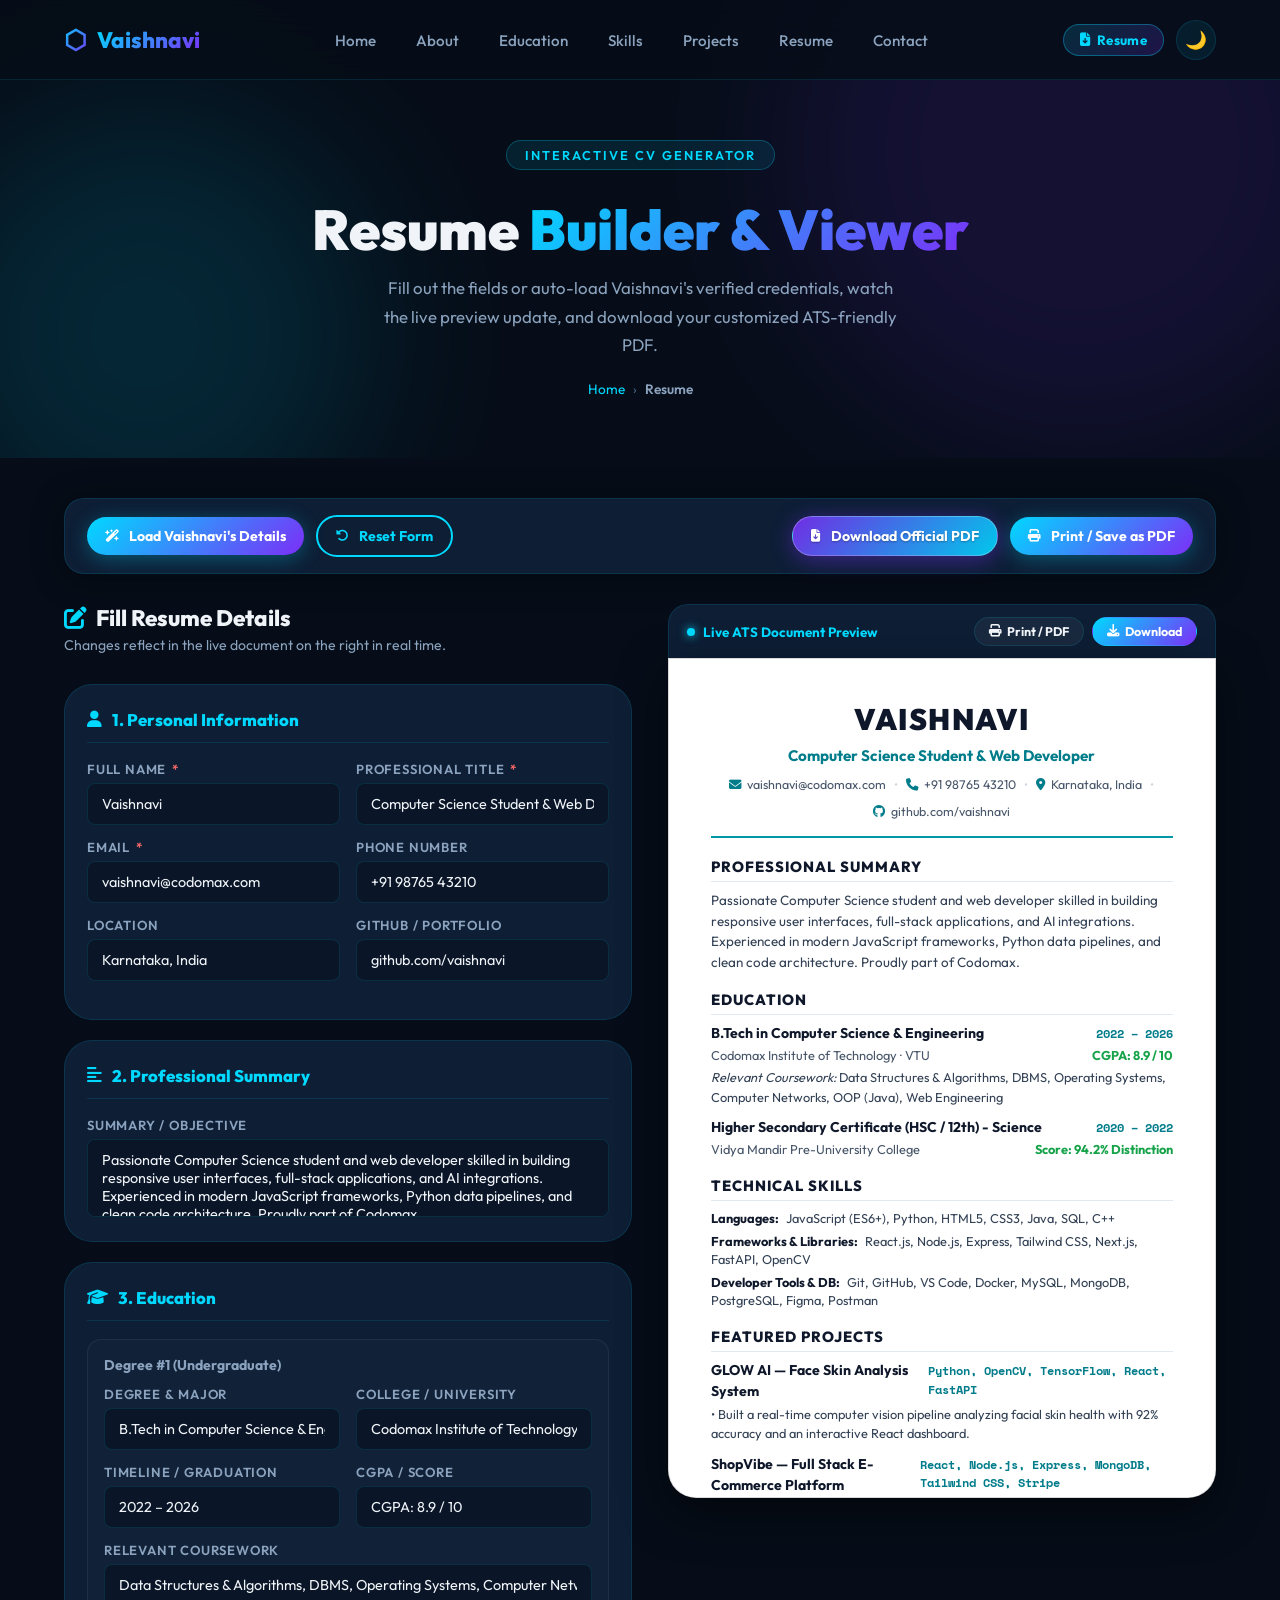
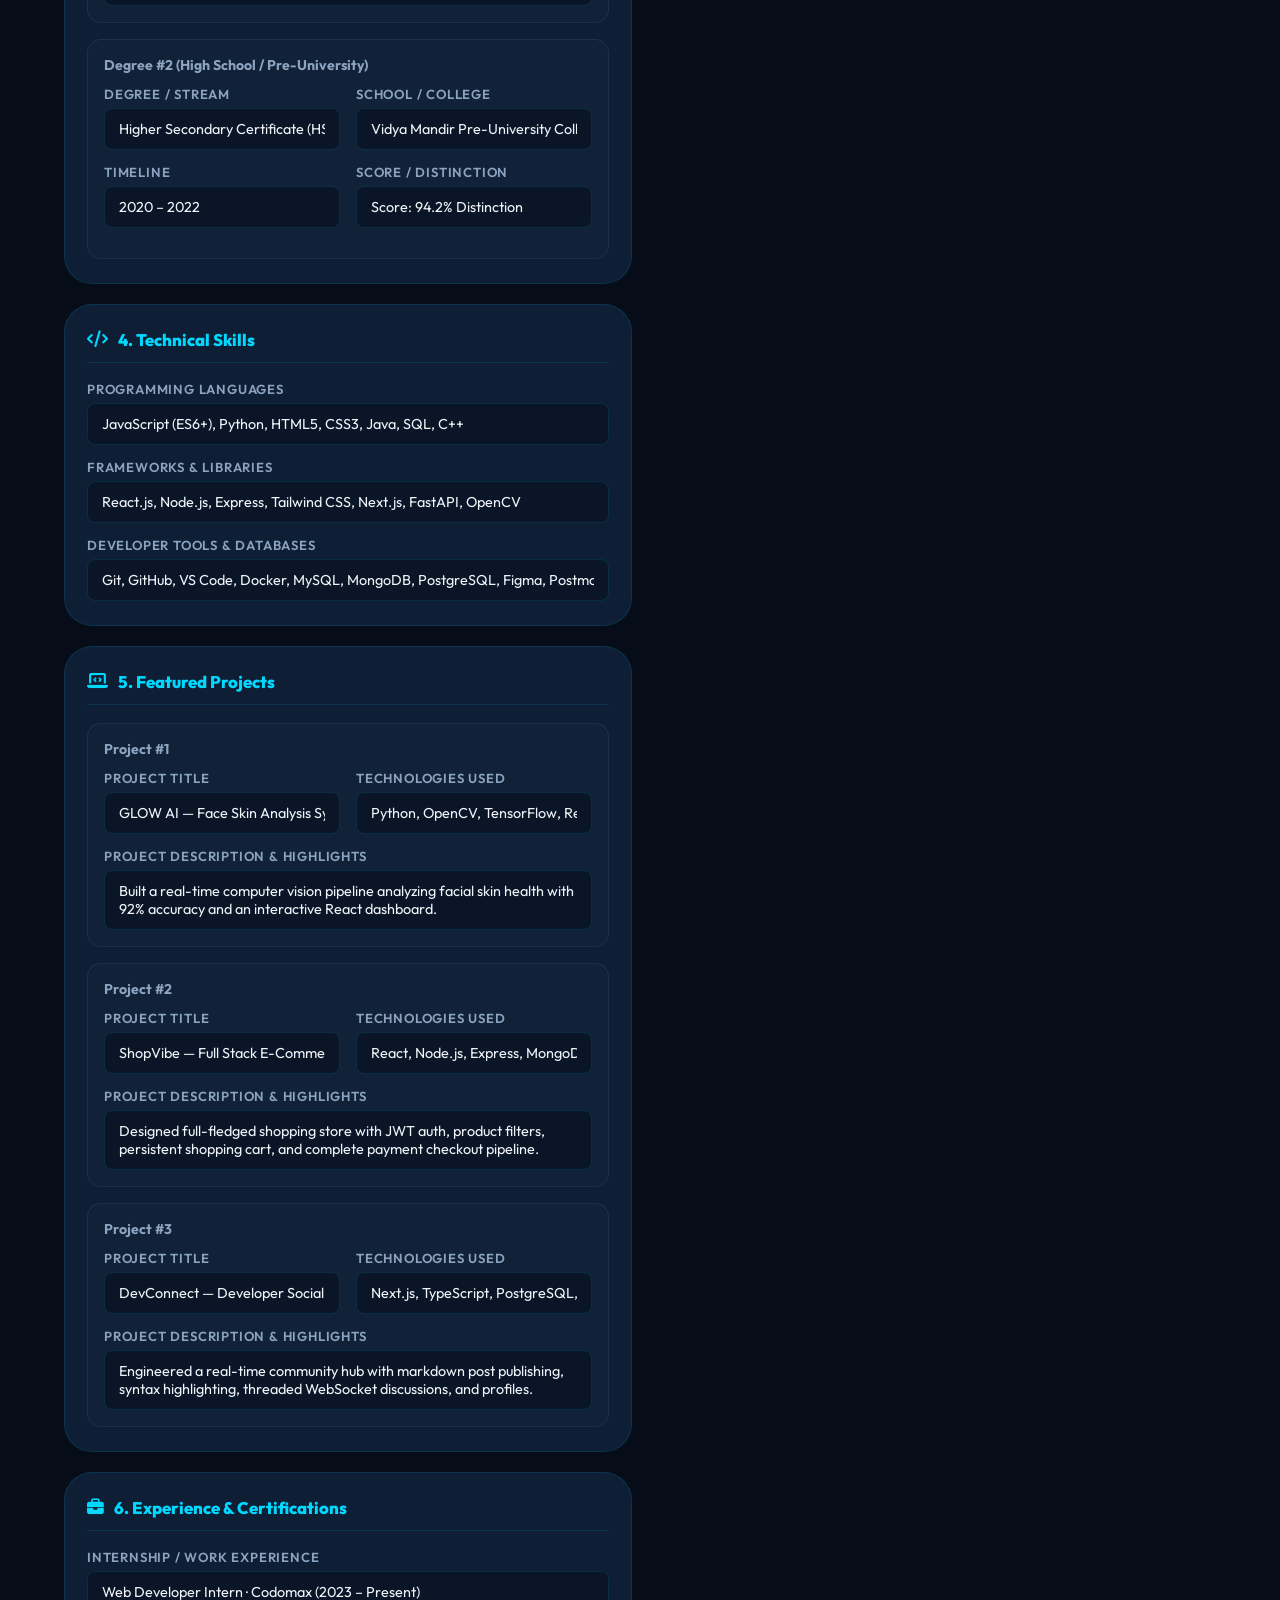
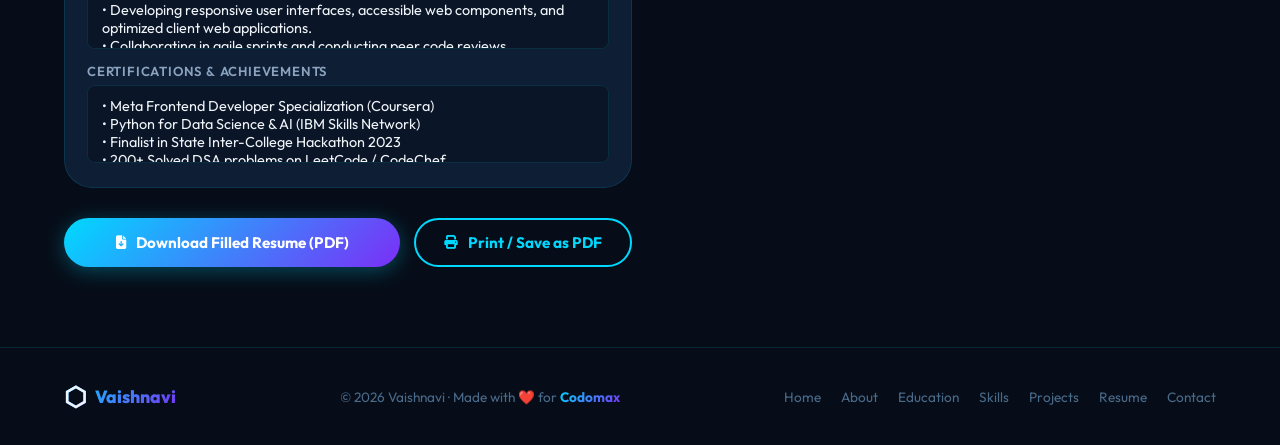
<file: resume.html>
<!DOCTYPE html>
<html lang="en">

<head>
    <meta charset="UTF-8">
    <meta name="viewport" content="width=device-width, initial-scale=1.0">
    <meta name="description"
        content="Interactive Resume Builder & Viewer – Vaishnavi | Computer Science Student & Web Developer at Codomax. Customize, preview in real-time, and download ATS-ready PDF resume.">
    <title>Resume Builder &amp; Viewer | Vaishnavi – Codomax</title>
    <link rel="preconnect" href="https://fonts.googleapis.com">
    <link rel="preconnect" href="https://fonts.gstatic.com" crossorigin>
    <link
        href="https://fonts.googleapis.com/css2?family=Outfit:wght@300;400;500;600;700;800;900&family=Space+Mono:wght@400;700&display=swap"
        rel="stylesheet">
    <!-- Font Awesome 6 -->
    <link rel="stylesheet" href="https://cdnjs.cloudflare.com/ajax/libs/font-awesome/6.5.1/css/all.min.css"
        integrity="sha512-DTOQO9RWCH3ppGqcWaEA1BIZOC6xxalwEsw9c2QQeAIftl+Vegovlnee1c9QX4TctnWMn13TZye+giMm8e2LwA=="
        crossorigin="anonymous" referrerpolicy="no-referrer" />
    <link rel="stylesheet" href="style.css">
</head>

<body>

    <!-- ===== NAVBAR ===== -->
    <header id="header">
        <nav class="navbar" id="navbar">
            <a href="index.html" class="logo-wrap">
                <span class="logo-icon">⬡</span>
                <span class="logo-text">Vaishnavi</span>
            </a>
            <ul class="nav-links" id="navLinks">
                <li><a href="index.html" class="nav-link">Home</a></li>
                <li><a href="about.html" class="nav-link">About</a></li>
                <li><a href="index.html#education" class="nav-link">Education</a></li>
                <li><a href="skills.html" class="nav-link">Skills</a></li>
                <li><a href="projects.html" class="nav-link">Projects</a></li>
                <li><a href="resume.html" class="nav-link active">Resume</a></li>
                <li><a href="contact.html" class="nav-link">Contact</a></li>
            </ul>
            <div class="nav-actions">
                <a href="assets/Vaishnavi_Resume.pdf" download="Vaishnavi_Resume.pdf" class="btn-nav-resume" id="navResumeBtn" title="Download Resume">
                    <i class="fa-solid fa-file-arrow-down"></i>
                    <span>Resume</span>
                </a>
                <button id="themeBtn" aria-label="Toggle theme">🌙</button>
                <button class="hamburger" id="hamburger" aria-label="Toggle menu">
                    <span></span><span></span><span></span>
                </button>
            </div>
        </nav>
        <!-- Mobile nav overlay backdrop -->
        <div class="nav-overlay" id="navOverlay"></div>
    </header>


    <!-- ===== PAGE HERO BANNER ===== -->
    <section class="page-hero">
        <div class="blob blob-1"></div>
        <div class="blob blob-2"></div>
        <div class="container page-hero-inner">
            <span class="section-tag">Interactive CV Generator</span>
            <h1 class="page-hero-title">Resume <span class="highlight">Builder &amp; Viewer</span></h1>
            <p class="page-hero-sub">Fill out the fields or auto-load Vaishnavi's verified credentials, watch the live preview update, and download your customized ATS-friendly PDF.</p>
            <nav class="breadcrumb">
                <a href="index.html">Home</a>
                <span>›</span>
                <span class="bc-active">Resume</span>
            </nav>
        </div>
    </section>


    <!-- ===== RESUME BUILDER MAIN ===== -->
    <section class="section resume-section">
        <div class="container resume-container">

            <!-- Controls Quick Bar -->
            <div class="resume-toolbar">
                <div class="toolbar-left">
                    <button type="button" class="btn-toolbar btn-primary" id="btnPrefillVaishnavi">
                        <i class="fa-solid fa-wand-magic-sparkles"></i>
                        <span>Load Vaishnavi's Details</span>
                    </button>
                    <button type="button" class="btn-toolbar btn-outline" id="btnClearForm">
                        <i class="fa-solid fa-rotate-left"></i>
                        <span>Reset Form</span>
                    </button>
                </div>
                <div class="toolbar-right">
                    <a href="assets/Vaishnavi_Resume.pdf" download="Vaishnavi_Resume.pdf" class="btn-toolbar btn-resume-glow" id="btnDownloadAsset">
                        <i class="fa-solid fa-file-arrow-down"></i>
                        <span>Download Official PDF</span>
                    </a>
                    <button type="button" class="btn-toolbar btn-primary" id="btnPrintResume">
                        <i class="fa-solid fa-print"></i>
                        <span>Print / Save as PDF</span>
                    </button>
                </div>
            </div>

            <!-- Two-Column Layout: Form on Left, Live Preview on Right -->
            <div class="resume-workspace">

                <!-- LEFT COLUMN: FORM INPUTS -->
                <div class="resume-form-panel">
                    <div class="panel-header">
                        <h2><i class="fa-solid fa-pen-to-square"></i> Fill Resume Details</h2>
                        <p>Changes reflect in the live document on the right in real time.</p>
                    </div>

                    <form id="resumeForm" class="resume-form" onsubmit="event.preventDefault();">

                        <!-- SECTION 1: Personal Details -->
                        <div class="form-card">
                            <h3 class="form-card-title"><i class="fa-solid fa-user"></i> 1. Personal Information</h3>
                            <div class="form-row">
                                <div class="form-group">
                                    <label for="resName">Full Name <span class="req">*</span></label>
                                    <input type="text" id="resName" placeholder="e.g. Vaishnavi" required>
                                </div>
                                <div class="form-group">
                                    <label for="resTitle">Professional Title <span class="req">*</span></label>
                                    <input type="text" id="resTitle" placeholder="e.g. Computer Science Student & Web Developer" required>
                                </div>
                            </div>

                            <div class="form-row">
                                <div class="form-group">
                                    <label for="resEmail">Email <span class="req">*</span></label>
                                    <input type="email" id="resEmail" placeholder="vaishnavi@codomax.com">
                                </div>
                                <div class="form-group">
                                    <label for="resPhone">Phone Number</label>
                                    <input type="text" id="resPhone" placeholder="+91 98765 43210">
                                </div>
                            </div>

                            <div class="form-row">
                                <div class="form-group">
                                    <label for="resLocation">Location</label>
                                    <input type="text" id="resLocation" placeholder="India · Remote Available">
                                </div>
                                <div class="form-group">
                                    <label for="resGithub">GitHub / Portfolio</label>
                                    <input type="text" id="resGithub" placeholder="github.com/vaishnavi">
                                </div>
                            </div>
                        </div>

                        <!-- SECTION 2: Summary -->
                        <div class="form-card">
                            <h3 class="form-card-title"><i class="fa-solid fa-align-left"></i> 2. Professional Summary</h3>
                            <div class="form-group">
                                <label for="resSummary">Summary / Objective</label>
                                <textarea id="resSummary" rows="3" placeholder="Passionate Computer Science student and web developer skilled in building responsive user interfaces, full-stack applications, and AI integrations. Proudly part of Codomax."></textarea>
                            </div>
                        </div>

                        <!-- SECTION 3: Education -->
                        <div class="form-card">
                            <h3 class="form-card-title"><i class="fa-solid fa-graduation-cap"></i> 3. Education</h3>

                            <!-- Education Entry 1 -->
                            <div class="sub-card">
                                <h4>Degree #1 (Undergraduate)</h4>
                                <div class="form-row">
                                    <div class="form-group">
                                        <label for="resEdu1Degree">Degree &amp; Major</label>
                                        <input type="text" id="resEdu1Degree" placeholder="B.Tech in Computer Science & Engineering">
                                    </div>
                                    <div class="form-group">
                                        <label for="resEdu1Inst">College / University</label>
                                        <input type="text" id="resEdu1Inst" placeholder="Codomax Institute of Technology · VTU">
                                    </div>
                                </div>
                                <div class="form-row">
                                    <div class="form-group">
                                        <label for="resEdu1Year">Timeline / Graduation</label>
                                        <input type="text" id="resEdu1Year" placeholder="2022 – 2026">
                                    </div>
                                    <div class="form-group">
                                        <label for="resEdu1Grade">CGPA / Score</label>
                                        <input type="text" id="resEdu1Grade" placeholder="CGPA: 8.9 / 10">
                                    </div>
                                </div>
                                <div class="form-group">
                                    <label for="resEdu1Courses">Relevant Coursework</label>
                                    <input type="text" id="resEdu1Courses" placeholder="Data Structures & Algorithms, DBMS, Operating Systems, Computer Networks, OOP (Java), Web Engineering">
                                </div>
                            </div>

                            <!-- Education Entry 2 -->
                            <div class="sub-card">
                                <h4>Degree #2 (High School / Pre-University)</h4>
                                <div class="form-row">
                                    <div class="form-group">
                                        <label for="resEdu2Degree">Degree / Stream</label>
                                        <input type="text" id="resEdu2Degree" placeholder="Higher Secondary Certificate (HSC / 12th) - Science">
                                    </div>
                                    <div class="form-group">
                                        <label for="resEdu2Inst">School / College</label>
                                        <input type="text" id="resEdu2Inst" placeholder="Vidya Mandir Pre-University College">
                                    </div>
                                </div>
                                <div class="form-row">
                                    <div class="form-group">
                                        <label for="resEdu2Year">Timeline</label>
                                        <input type="text" id="resEdu2Year" placeholder="2020 – 2022">
                                    </div>
                                    <div class="form-group">
                                        <label for="resEdu2Grade">Score / Distinction</label>
                                        <input type="text" id="resEdu2Grade" placeholder="Score: 94.2% Distinction">
                                    </div>
                                </div>
                            </div>
                        </div>

                        <!-- SECTION 4: Skills -->
                        <div class="form-card">
                            <h3 class="form-card-title"><i class="fa-solid fa-code"></i> 4. Technical Skills</h3>
                            <div class="form-group">
                                <label for="resSkillLanguages">Programming Languages</label>
                                <input type="text" id="resSkillLanguages" placeholder="JavaScript (ES6+), Python, HTML5, CSS3, Java, SQL, C++">
                            </div>
                            <div class="form-group">
                                <label for="resSkillFrameworks">Frameworks &amp; Libraries</label>
                                <input type="text" id="resSkillFrameworks" placeholder="React.js, Node.js, Express, Tailwind CSS, Next.js, FastAPI, OpenCV">
                            </div>
                            <div class="form-group">
                                <label for="resSkillTools">Developer Tools &amp; Databases</label>
                                <input type="text" id="resSkillTools" placeholder="Git, GitHub, VS Code, Docker, MySQL, MongoDB, PostgreSQL, Figma, Postman">
                            </div>
                        </div>

                        <!-- SECTION 5: Projects -->
                        <div class="form-card">
                            <h3 class="form-card-title"><i class="fa-solid fa-laptop-code"></i> 5. Featured Projects</h3>

                            <!-- Project 1 -->
                            <div class="sub-card">
                                <h4>Project #1</h4>
                                <div class="form-row">
                                    <div class="form-group">
                                        <label for="resProj1Title">Project Title</label>
                                        <input type="text" id="resProj1Title" placeholder="GLOW AI — Face Skin Analysis System">
                                    </div>
                                    <div class="form-group">
                                        <label for="resProj1Tech">Technologies Used</label>
                                        <input type="text" id="resProj1Tech" placeholder="Python, OpenCV, TensorFlow, React, FastAPI">
                                    </div>
                                </div>
                                <div class="form-group">
                                    <label for="resProj1Desc">Project Description &amp; Highlights</label>
                                    <textarea id="resProj1Desc" rows="2" placeholder="Built a real-time computer vision pipeline analyzing facial skin health with 92% accuracy and an interactive React dashboard."></textarea>
                                </div>
                            </div>

                            <!-- Project 2 -->
                            <div class="sub-card">
                                <h4>Project #2</h4>
                                <div class="form-row">
                                    <div class="form-group">
                                        <label for="resProj2Title">Project Title</label>
                                        <input type="text" id="resProj2Title" placeholder="ShopVibe — Full Stack E-Commerce Platform">
                                    </div>
                                    <div class="form-group">
                                        <label for="resProj2Tech">Technologies Used</label>
                                        <input type="text" id="resProj2Tech" placeholder="React, Node.js, Express, MongoDB, Tailwind CSS, Stripe">
                                    </div>
                                </div>
                                <div class="form-group">
                                    <label for="resProj2Desc">Project Description &amp; Highlights</label>
                                    <textarea id="resProj2Desc" rows="2" placeholder="Designed full-fledged shopping store with JWT auth, product filters, persistent shopping cart, and complete payment checkout pipeline."></textarea>
                                </div>
                            </div>

                            <!-- Project 3 -->
                            <div class="sub-card">
                                <h4>Project #3</h4>
                                <div class="form-row">
                                    <div class="form-group">
                                        <label for="resProj3Title">Project Title</label>
                                        <input type="text" id="resProj3Title" placeholder="DevConnect — Developer Social & Blog Hub">
                                    </div>
                                    <div class="form-group">
                                        <label for="resProj3Tech">Technologies Used</label>
                                        <input type="text" id="resProj3Tech" placeholder="Next.js, TypeScript, PostgreSQL, Prisma, Socket.io">
                                    </div>
                                </div>
                                <div class="form-group">
                                    <label for="resProj3Desc">Project Description &amp; Highlights</label>
                                    <textarea id="resProj3Desc" rows="2" placeholder="Engineered a real-time community hub with markdown post publishing, syntax highlighting, threaded WebSocket discussions, and profiles."></textarea>
                                </div>
                            </div>
                        </div>

                        <!-- SECTION 6: Experience & Certifications -->
                        <div class="form-card">
                            <h3 class="form-card-title"><i class="fa-solid fa-briefcase"></i> 6. Experience &amp; Certifications</h3>
                            <div class="form-group">
                                <label for="resExperience">Internship / Work Experience</label>
                                <textarea id="resExperience" rows="3" placeholder="Web Developer Intern · Codomax (2023 – Present) | Developing responsive user interfaces, accessible web components, and optimized client web applications."></textarea>
                            </div>
                            <div class="form-group">
                                <label for="resCerts">Certifications &amp; Achievements</label>
                                <textarea id="resCerts" rows="3" placeholder="• Meta Frontend Developer Specialization (Coursera)
• Python for Data Science & AI (IBM)
• Finalist in State Inter-College Hackathon 2023
• 200+ Solved DSA problems on LeetCode / CodeChef"></textarea>
                            </div>
                        </div>

                        <!-- Bottom Action Buttons in Form -->
                        <div class="form-bottom-actions">
                            <button type="button" class="btn-primary form-download-btn" id="btnBottomDownload">
                                <i class="fa-solid fa-file-arrow-down"></i>
                                <span>Download Filled Resume (PDF)</span>
                            </button>
                            <button type="button" class="btn-outline" id="btnBottomPrint">
                                <i class="fa-solid fa-print"></i>
                                <span>Print / Save as PDF</span>
                            </button>
                        </div>

                    </form>
                </div>


                <!-- RIGHT COLUMN: LIVE RESUME PREVIEW SHEET -->
                <div class="resume-preview-panel">
                    <div class="preview-sticky-wrap">

                        <div class="preview-header-bar">
                            <div class="preview-title-tag">
                                <span class="pulse-dot"></span>
                                <span>Live ATS Document Preview</span>
                            </div>
                            <div class="preview-actions">
                                <button type="button" class="btn-preview-action" id="btnQuickPrint" title="Print or Save as PDF">
                                    <i class="fa-solid fa-print"></i> Print / PDF
                                </button>
                                <a href="assets/Vaishnavi_Resume.pdf" download="Vaishnavi_Resume.pdf" class="btn-preview-action primary" id="btnQuickDownload" title="Download PDF Asset">
                                    <i class="fa-solid fa-download"></i> Download
                                </a>
                            </div>
                        </div>

                        <!-- Printable & Live-bound Resume Sheet -->
                        <div class="resume-sheet" id="printableResumeSheet">

                            <!-- Header -->
                            <header class="sheet-header">
                                <h1 class="sheet-name" id="viewName">VAISHNAVI</h1>
                                <p class="sheet-title" id="viewTitle">Computer Science Student &amp; Web Developer</p>

                                <div class="sheet-contact-row">
                                    <span id="viewEmail"><i class="fa-solid fa-envelope"></i> vaishnavi@codomax.com</span>
                                    <span class="sep">•</span>
                                    <span id="viewPhone"><i class="fa-solid fa-phone"></i> +91 98765 43210</span>
                                    <span class="sep">•</span>
                                    <span id="viewLocation"><i class="fa-solid fa-location-dot"></i> India</span>
                                    <span class="sep">•</span>
                                    <span id="viewGithub"><i class="fa-brands fa-github"></i> github.com/vaishnavi</span>
                                </div>
                            </header>

                            <!-- Summary Section -->
                            <section class="sheet-section" id="secSummary">
                                <h2 class="sheet-heading">Professional Summary</h2>
                                <p class="sheet-text" id="viewSummary">
                                    Passionate Computer Science student and web developer skilled in building responsive user interfaces, 
                                    full-stack applications, and AI integrations. Experienced in modern JavaScript frameworks, Python data pipelines, 
                                    and clean code architecture. Proudly part of Codomax.
                                </p>
                            </section>

                            <!-- Education Section -->
                            <section class="sheet-section" id="secEducation">
                                <h2 class="sheet-heading">Education</h2>

                                <div class="sheet-entry" id="entryEdu1">
                                    <div class="sheet-entry-header">
                                        <strong class="entry-degree" id="viewEdu1Degree">B.Tech in Computer Science &amp; Engineering</strong>
                                        <span class="entry-year" id="viewEdu1Year">2022 – 2026</span>
                                    </div>
                                    <div class="sheet-entry-sub">
                                        <span class="entry-inst" id="viewEdu1Inst">Codomax Institute of Technology · VTU</span>
                                        <span class="entry-grade" id="viewEdu1Grade">CGPA: 8.9 / 10</span>
                                    </div>
                                    <p class="sheet-entry-detail" id="viewEdu1Courses">
                                        <em>Relevant Coursework:</em> Data Structures &amp; Algorithms, DBMS, Operating Systems, Computer Networks, OOP (Java), Web Engineering
                                    </p>
                                </div>

                                <div class="sheet-entry" id="entryEdu2">
                                    <div class="sheet-entry-header">
                                        <strong class="entry-degree" id="viewEdu2Degree">Higher Secondary Certificate (HSC / 12th) - Science</strong>
                                        <span class="entry-year" id="viewEdu2Year">2020 – 2022</span>
                                    </div>
                                    <div class="sheet-entry-sub">
                                        <span class="entry-inst" id="viewEdu2Inst">Vidya Mandir Pre-University College</span>
                                        <span class="entry-grade" id="viewEdu2Grade">Score: 94.2% Distinction</span>
                                    </div>
                                </div>
                            </section>

                            <!-- Technical Skills Section -->
                            <section class="sheet-section" id="secSkills">
                                <h2 class="sheet-heading">Technical Skills</h2>
                                <div class="sheet-skill-group">
                                    <strong>Languages:</strong>
                                    <span id="viewSkillLanguages">JavaScript (ES6+), Python, HTML5, CSS3, Java, SQL, C++</span>
                                </div>
                                <div class="sheet-skill-group">
                                    <strong>Frameworks &amp; Libraries:</strong>
                                    <span id="viewSkillFrameworks">React.js, Node.js, Express, Tailwind CSS, Next.js, FastAPI, OpenCV</span>
                                </div>
                                <div class="sheet-skill-group">
                                    <strong>Developer Tools &amp; DB:</strong>
                                    <span id="viewSkillTools">Git, GitHub, VS Code, Docker, MySQL, MongoDB, PostgreSQL, Figma, Postman</span>
                                </div>
                            </section>

                            <!-- Projects Section -->
                            <section class="sheet-section" id="secProjects">
                                <h2 class="sheet-heading">Featured Projects</h2>

                                <!-- Project 1 -->
                                <div class="sheet-entry" id="entryProj1">
                                    <div class="sheet-entry-header">
                                        <strong class="entry-degree" id="viewProj1Title">GLOW AI — Face Skin Analysis System</strong>
                                        <span class="entry-tech" id="viewProj1Tech">Python, OpenCV, TensorFlow, React, FastAPI</span>
                                    </div>
                                    <p class="sheet-entry-desc" id="viewProj1Desc">
                                        • Built a real-time computer vision pipeline analyzing facial skin health with 92% accuracy and an interactive React dashboard.
                                    </p>
                                </div>

                                <!-- Project 2 -->
                                <div class="sheet-entry" id="entryProj2">
                                    <div class="sheet-entry-header">
                                        <strong class="entry-degree" id="viewProj2Title">ShopVibe — Full Stack E-Commerce Platform</strong>
                                        <span class="entry-tech" id="viewProj2Tech">React, Node.js, Express, MongoDB, Tailwind CSS, Stripe</span>
                                    </div>
                                    <p class="sheet-entry-desc" id="viewProj2Desc">
                                        • Designed full-fledged shopping store with JWT auth, product filters, persistent shopping cart, and complete payment checkout pipeline.
                                    </p>
                                </div>

                                <!-- Project 3 -->
                                <div class="sheet-entry" id="entryProj3">
                                    <div class="sheet-entry-header">
                                        <strong class="entry-degree" id="viewProj3Title">DevConnect — Developer Social &amp; Blog Hub</strong>
                                        <span class="entry-tech" id="viewProj3Tech">Next.js, TypeScript, PostgreSQL, Prisma, Socket.io</span>
                                    </div>
                                    <p class="sheet-entry-desc" id="viewProj3Desc">
                                        • Engineered a real-time community hub with markdown post publishing, syntax highlighting, threaded WebSocket discussions, and profiles.
                                    </p>
                                </div>
                            </section>

                            <!-- Experience & Certifications -->
                            <section class="sheet-section" id="secExp">
                                <h2 class="sheet-heading">Experience &amp; Achievements</h2>
                                <div class="sheet-entry">
                                    <div class="sheet-entry-desc" id="viewExperience" style="white-space: pre-line;">
                                        <strong>Web Developer Intern · Codomax (2023 – Present)</strong>
                                        • Developing responsive user interfaces, accessible web components, and optimized client web applications.
                                    </div>
                                </div>
                                <div class="sheet-entry" style="margin-top: 10px;">
                                    <div class="sheet-entry-desc" id="viewCerts" style="white-space: pre-line;">
                                        • Meta Frontend Developer Specialization (Coursera)
                                        • Python for Data Science & AI (IBM)
                                        • Finalist in State Inter-College Hackathon 2023
                                        • 200+ Solved DSA problems on LeetCode / CodeChef
                                    </div>
                                </div>
                            </section>

                        </div>
                    </div>
                </div>

            </div>
        </div>
    </section>


    <!-- ===== FOOTER ===== -->
    <footer class="footer">
        <div class="footer-inner">
            <a href="index.html" class="footer-logo">
                <span class="logo-icon">⬡</span>
                <span>Vaishnavi</span>
            </a>
            <p class="footer-copy">© 2026 Vaishnavi · Made with <span class="heart">❤️</span> for <strong
                    class="codomax-brand">Codomax</strong></p>
            <div class="footer-links">
                <a href="index.html">Home</a>
                <a href="about.html">About</a>
                <a href="index.html#education">Education</a>
                <a href="skills.html">Skills</a>
                <a href="projects.html">Projects</a>
                <a href="resume.html">Resume</a>
                <a href="contact.html">Contact</a>
            </div>
        </div>
    </footer>

    <!-- Toast Notification -->
    <div class="toast-notification" id="toastNotification" role="status" aria-live="polite">
        <i class="fa-solid fa-circle-check toast-icon"></i>
        <div class="toast-content">
            <strong id="toastTitle">Download Started</strong>
            <p id="toastMessage">Vaishnavi's Resume PDF is downloading...</p>
        </div>
    </div>

    <button class="back-to-top" id="backToTop" title="Back to top">
        <i class="fa-solid fa-arrow-up"></i>
    </button>

    <script src="script.js"></script>
</body>

</html>
</file>
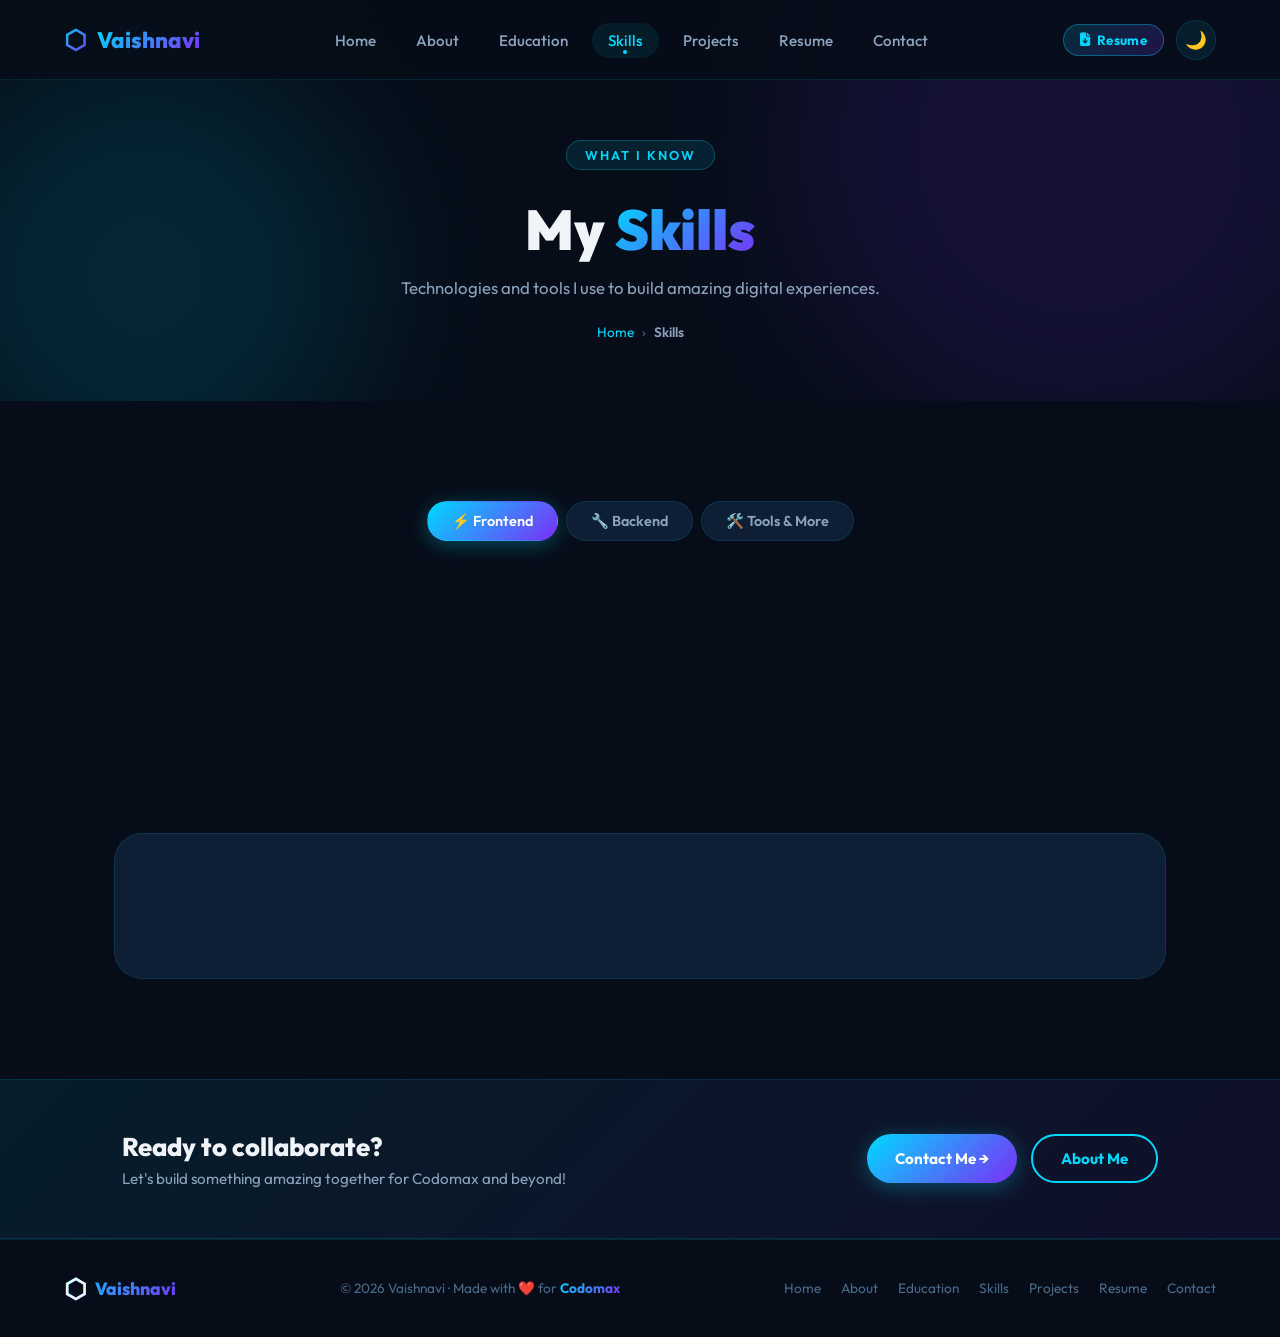
<file: skills.html>
<!DOCTYPE html>
<html lang="en">
<head>
    <meta charset="UTF-8">
    <meta name="viewport" content="width=device-width, initial-scale=1.0">
    <meta name="description" content="Vaishnavi's Skills – Frontend, Backend, Tools. Web Developer at Codomax.">
    <title>Skills | Vaishnavi – Codomax</title>
    <link rel="preconnect" href="https://fonts.googleapis.com">
    <link rel="preconnect" href="https://fonts.gstatic.com" crossorigin>
    <link href="https://fonts.googleapis.com/css2?family=Outfit:wght@300;400;500;600;700;800;900&family=Space+Mono:wght@400;700&display=swap" rel="stylesheet">
    <!-- Font Awesome 6 -->
    <link rel="stylesheet" href="https://cdnjs.cloudflare.com/ajax/libs/font-awesome/6.5.1/css/all.min.css"
        integrity="sha512-DTOQO9RWCH3ppGqcWaEA1BIZOC6xxalwEsw9c2QQeAIftl+Vegovlnee1c9QX4TctnWMn13TZye+giMm8e2LwA=="
        crossorigin="anonymous" referrerpolicy="no-referrer" />
    <link rel="stylesheet" href="style.css">
</head>
<body>

<!-- ===== NAVBAR ===== -->
<header id="header">
    <nav class="navbar" id="navbar">
        <a href="index.html" class="logo-wrap">
            <span class="logo-icon">⬡</span>
            <span class="logo-text">Vaishnavi</span>
        </a>
        <ul class="nav-links" id="navLinks">
            <li><a href="index.html"   class="nav-link">Home</a></li>
            <li><a href="about.html"   class="nav-link">About</a></li>
            <li><a href="index.html#education" class="nav-link">Education</a></li>
            <li><a href="skills.html"  class="nav-link active">Skills</a></li>
            <li><a href="projects.html" class="nav-link">Projects</a></li>
            <li><a href="resume.html"  class="nav-link">Resume</a></li>
            <li><a href="contact.html" class="nav-link">Contact</a></li>
        </ul>
        <div class="nav-actions">
            <a href="assets/Vaishnavi_Resume.pdf" download="Vaishnavi_Resume.pdf" class="btn-nav-resume" id="navResumeBtn" title="Download Resume">
                <i class="fa-solid fa-file-arrow-down"></i>
                <span>Resume</span>
            </a>
            <button id="themeBtn" aria-label="Toggle theme">🌙</button>
            <button class="hamburger" id="hamburger" aria-label="Toggle menu">
                <span></span><span></span><span></span>
            </button>
        </div>
    </nav>
    <!-- Mobile nav overlay backdrop -->
    <div class="nav-overlay" id="navOverlay"></div>
</header>


<!-- ===== PAGE HERO BANNER ===== -->
<section class="page-hero">
    <div class="blob blob-1"></div>
    <div class="blob blob-2"></div>
    <div class="container page-hero-inner">
        <span class="section-tag">What I Know</span>
        <h1 class="page-hero-title">My <span class="highlight">Skills</span></h1>
        <p class="page-hero-sub">Technologies and tools I use to build amazing digital experiences.</p>
        <nav class="breadcrumb">
            <a href="index.html">Home</a>
            <span>›</span>
            <span class="bc-active">Skills</span>
        </nav>
    </div>
</section>


<!-- ===== SKILLS SECTION ===== -->
<section class="section skills-section">
    <div class="container">

        <!-- Tabs -->
        <div class="skill-tabs" id="skillTabs">
            <button class="skill-tab active" data-tab="frontend" id="tab-frontend">⚡ Frontend</button>
            <button class="skill-tab" data-tab="backend" id="tab-backend">🔧 Backend</button>
            <button class="skill-tab" data-tab="tools" id="tab-tools">🛠️ Tools & More</button>
        </div>

        <!-- FRONTEND -->
        <div class="skill-panel active" id="panel-frontend">
            <div class="skills-grid">
                <div class="skill-item">
                    <div class="skill-icon-wrap" style="--color:#e34f26"><span class="skill-emoji">🌐</span></div>
                    <div class="skill-info">
                        <div class="skill-header"><span class="skill-name">HTML5</span><span class="skill-percent">90%</span></div>
                        <div class="skill-bar"><div class="skill-fill" data-width="90" style="--color:#e34f26"></div></div>
                    </div>
                </div>
                <div class="skill-item">
                    <div class="skill-icon-wrap" style="--color:#264de4"><span class="skill-emoji">🎨</span></div>
                    <div class="skill-info">
                        <div class="skill-header"><span class="skill-name">CSS3 & Animations</span><span class="skill-percent">85%</span></div>
                        <div class="skill-bar"><div class="skill-fill" data-width="85" style="--color:#264de4"></div></div>
                    </div>
                </div>
                <div class="skill-item">
                    <div class="skill-icon-wrap" style="--color:#f7df1e"><span class="skill-emoji">⚡</span></div>
                    <div class="skill-info">
                        <div class="skill-header"><span class="skill-name">JavaScript (ES6+)</span><span class="skill-percent">80%</span></div>
                        <div class="skill-bar"><div class="skill-fill" data-width="80" style="--color:#f7df1e"></div></div>
                    </div>
                </div>
                <div class="skill-item">
                    <div class="skill-icon-wrap" style="--color:#61dafb"><span class="skill-emoji">⚛️</span></div>
                    <div class="skill-info">
                        <div class="skill-header"><span class="skill-name">React.js</span><span class="skill-percent">70%</span></div>
                        <div class="skill-bar"><div class="skill-fill" data-width="70" style="--color:#61dafb"></div></div>
                    </div>
                </div>
                <div class="skill-item">
                    <div class="skill-icon-wrap" style="--color:#38bdf8"><span class="skill-emoji">🌊</span></div>
                    <div class="skill-info">
                        <div class="skill-header"><span class="skill-name">Tailwind CSS</span><span class="skill-percent">75%</span></div>
                        <div class="skill-bar"><div class="skill-fill" data-width="75" style="--color:#38bdf8"></div></div>
                    </div>
                </div>
                <div class="skill-item">
                    <div class="skill-icon-wrap" style="--color:#00d9ff"><span class="skill-emoji">📱</span></div>
                    <div class="skill-info">
                        <div class="skill-header"><span class="skill-name">Responsive Design</span><span class="skill-percent">88%</span></div>
                        <div class="skill-bar"><div class="skill-fill" data-width="88" style="--color:#00d9ff"></div></div>
                    </div>
                </div>
            </div>
        </div>

        <!-- BACKEND -->
        <div class="skill-panel" id="panel-backend">
            <div class="skills-grid">
                <div class="skill-item">
                    <div class="skill-icon-wrap" style="--color:#3776ab"><span class="skill-emoji">🐍</span></div>
                    <div class="skill-info">
                        <div class="skill-header"><span class="skill-name">Python</span><span class="skill-percent">75%</span></div>
                        <div class="skill-bar"><div class="skill-fill" data-width="75" style="--color:#3776ab"></div></div>
                    </div>
                </div>
                <div class="skill-item">
                    <div class="skill-icon-wrap" style="--color:#8cc84b"><span class="skill-emoji">🟢</span></div>
                    <div class="skill-info">
                        <div class="skill-header"><span class="skill-name">Node.js</span><span class="skill-percent">65%</span></div>
                        <div class="skill-bar"><div class="skill-fill" data-width="65" style="--color:#8cc84b"></div></div>
                    </div>
                </div>
                <div class="skill-item">
                    <div class="skill-icon-wrap" style="--color:#005c84"><span class="skill-emoji">🗄️</span></div>
                    <div class="skill-info">
                        <div class="skill-header"><span class="skill-name">MySQL</span><span class="skill-percent">70%</span></div>
                        <div class="skill-bar"><div class="skill-fill" data-width="70" style="--color:#005c84"></div></div>
                    </div>
                </div>
                <div class="skill-item">
                    <div class="skill-icon-wrap" style="--color:#4db33d"><span class="skill-emoji">🍃</span></div>
                    <div class="skill-info">
                        <div class="skill-header"><span class="skill-name">MongoDB</span><span class="skill-percent">60%</span></div>
                        <div class="skill-bar"><div class="skill-fill" data-width="60" style="--color:#4db33d"></div></div>
                    </div>
                </div>
                <div class="skill-item">
                    <div class="skill-icon-wrap" style="--color:#ff5733"><span class="skill-emoji">🔥</span></div>
                    <div class="skill-info">
                        <div class="skill-header"><span class="skill-name">REST APIs</span><span class="skill-percent">72%</span></div>
                        <div class="skill-bar"><div class="skill-fill" data-width="72" style="--color:#ff5733"></div></div>
                    </div>
                </div>
                <div class="skill-item">
                    <div class="skill-icon-wrap" style="--color:#e10098"><span class="skill-emoji">☕</span></div>
                    <div class="skill-info">
                        <div class="skill-header"><span class="skill-name">Java (OOP)</span><span class="skill-percent">78%</span></div>
                        <div class="skill-bar"><div class="skill-fill" data-width="78" style="--color:#e10098"></div></div>
                    </div>
                </div>
            </div>
        </div>

        <!-- TOOLS -->
        <div class="skill-panel" id="panel-tools">
            <div class="skills-grid">
                <div class="skill-item">
                    <div class="skill-icon-wrap" style="--color:#f1502f"><span class="skill-emoji">🔀</span></div>
                    <div class="skill-info">
                        <div class="skill-header"><span class="skill-name">Git & GitHub</span><span class="skill-percent">82%</span></div>
                        <div class="skill-bar"><div class="skill-fill" data-width="82" style="--color:#f1502f"></div></div>
                    </div>
                </div>
                <div class="skill-item">
                    <div class="skill-icon-wrap" style="--color:#007acc"><span class="skill-emoji">🛠️</span></div>
                    <div class="skill-info">
                        <div class="skill-header"><span class="skill-name">VS Code</span><span class="skill-percent">92%</span></div>
                        <div class="skill-bar"><div class="skill-fill" data-width="92" style="--color:#007acc"></div></div>
                    </div>
                </div>
                <div class="skill-item">
                    <div class="skill-icon-wrap" style="--color:#2496ed"><span class="skill-emoji">🐳</span></div>
                    <div class="skill-info">
                        <div class="skill-header"><span class="skill-name">Docker (Basics)</span><span class="skill-percent">45%</span></div>
                        <div class="skill-bar"><div class="skill-fill" data-width="45" style="--color:#2496ed"></div></div>
                    </div>
                </div>
                <div class="skill-item">
                    <div class="skill-icon-wrap" style="--color:#ff9900"><span class="skill-emoji">🎭</span></div>
                    <div class="skill-info">
                        <div class="skill-header"><span class="skill-name">Figma / UI Design</span><span class="skill-percent">65%</span></div>
                        <div class="skill-bar"><div class="skill-fill" data-width="65" style="--color:#ff9900"></div></div>
                    </div>
                </div>
                <div class="skill-item">
                    <div class="skill-icon-wrap" style="--color:#00d9ff"><span class="skill-emoji">🧠</span></div>
                    <div class="skill-info">
                        <div class="skill-header"><span class="skill-name">DSA / Problem Solving</span><span class="skill-percent">80%</span></div>
                        <div class="skill-bar"><div class="skill-fill" data-width="80" style="--color:#00d9ff"></div></div>
                    </div>
                </div>
                <div class="skill-item">
                    <div class="skill-icon-wrap" style="--color:#7b2ff7"><span class="skill-emoji">🤝</span></div>
                    <div class="skill-info">
                        <div class="skill-header"><span class="skill-name">Team Collaboration</span><span class="skill-percent">88%</span></div>
                        <div class="skill-bar"><div class="skill-fill" data-width="88" style="--color:#7b2ff7"></div></div>
                    </div>
                </div>
            </div>
        </div>

        <!-- Tech logos strip -->
        <div class="tech-strip">
            <div class="tech-item" title="HTML5"><span>🌐</span><small>HTML5</small></div>
            <div class="tech-item" title="CSS3"><span>🎨</span><small>CSS3</small></div>
            <div class="tech-item" title="JavaScript"><span>⚡</span><small>JS</small></div>
            <div class="tech-item" title="React"><span>⚛️</span><small>React</small></div>
            <div class="tech-item" title="Python"><span>🐍</span><small>Python</small></div>
            <div class="tech-item" title="Node.js"><span>🟢</span><small>Node</small></div>
            <div class="tech-item" title="MySQL"><span>🗄️</span><small>MySQL</small></div>
            <div class="tech-item" title="Git"><span>🔀</span><small>Git</small></div>
            <div class="tech-item" title="Java"><span>☕</span><small>Java</small></div>
            <div class="tech-item" title="MongoDB"><span>🍃</span><small>Mongo</small></div>
        </div>
    </div>
</section>


<!-- ===== CTA STRIP ===== -->
<section class="cta-strip">
    <div class="container cta-strip-inner">
        <div>
            <h2>Ready to collaborate?</h2>
            <p>Let's build something amazing together for Codomax and beyond!</p>
        </div>
        <div class="cta-strip-btns">
            <a href="contact.html" class="btn-primary">Contact Me →</a>
            <a href="about.html" class="btn-outline">About Me</a>
        </div>
    </div>
</section>


<!-- ===== FOOTER ===== -->
<footer class="footer">
    <div class="footer-inner">
        <a href="index.html" class="footer-logo">
            <span class="logo-icon">⬡</span>
            <span>Vaishnavi</span>
        </a>
        <p class="footer-copy">© 2026 Vaishnavi · Made with <span class="heart">❤️</span> for <strong class="codomax-brand">Codomax</strong></p>
        <div class="footer-links">
            <a href="index.html">Home</a>
            <a href="about.html">About</a>
            <a href="index.html#education">Education</a>
            <a href="skills.html">Skills</a>
            <a href="projects.html">Projects</a>
            <a href="resume.html">Resume</a>
            <a href="contact.html">Contact</a>
        </div>
    </div>
</footer>

<!-- Toast Notification -->
<div class="toast-notification" id="toastNotification" role="status" aria-live="polite">
    <i class="fa-solid fa-circle-check toast-icon"></i>
    <div class="toast-content">
        <strong id="toastTitle">Download Started</strong>
        <p id="toastMessage">Vaishnavi's Resume PDF is downloading...</p>
    </div>
</div>

<button class="back-to-top" id="backToTop" title="Back to top">
    <i class="fa-solid fa-arrow-up"></i>
</button>
<script src="script.js"></script>
</body>
</html>
</file>
<file: style.css>
/* ============================================
   CODOMAX PORTFOLIO — style.css
   Author: Vaishnavi | Codomax Project 2024
   ============================================ */

/* ---------- CSS CUSTOM PROPERTIES ---------- */
:root {
    --bg-primary:     #060d18;
    --bg-secondary:   #0a1628;
    --bg-card:        #0d1e35;
    --bg-card-hover:  #112540;
    --bg-nav:         rgba(6, 13, 24, 0.85);

    --cyan:           #00d9ff;
    --cyan-dim:       #00bcd4;
    --purple:         #7b2ff7;
    --purple-dim:     #5b1fd4;
    --orange:         #ff6b35;
    --green:          #22c55e;
    --accent-pink:    #f472b6;

    --text-primary:   #f0f4f8;
    --text-secondary: #8ba3be;
    --text-muted:     #4a6a8a;

    --border:         rgba(0, 217, 255, 0.12);
    --border-hover:   rgba(0, 217, 255, 0.35);

    --gradient-main:  linear-gradient(135deg, #00d9ff 0%, #7b2ff7 100%);
    --gradient-card:  linear-gradient(135deg, rgba(0,217,255,0.08) 0%, rgba(123,47,247,0.05) 100%);
    --gradient-hero:  radial-gradient(ellipse at 60% 50%, rgba(123,47,247,0.15) 0%, transparent 60%),
                      radial-gradient(ellipse at 20% 60%, rgba(0,217,255,0.1) 0%, transparent 50%);

    --shadow-card:    0 4px 32px rgba(0,0,0,0.4);
    --shadow-glow:    0 0 30px rgba(0, 217, 255, 0.2);
    --shadow-purple:  0 0 30px rgba(123, 47, 247, 0.2);

    --radius-sm:      8px;
    --radius-md:      14px;
    --radius-lg:      20px;
    --radius-xl:      28px;
    --radius-full:    9999px;

    --transition:     0.3s cubic-bezier(0.4, 0, 0.2, 1);
    --transition-slow: 0.6s cubic-bezier(0.4, 0, 0.2, 1);

    --font-body:      'Outfit', sans-serif;
    --font-mono:      'Space Mono', monospace;

    --nav-h:          80px;
}

/* Light mode overrides */
body.light-mode {
    --bg-primary:     #f0f4f8;
    --bg-secondary:   #e2eaf4;
    --bg-card:        #ffffff;
    --bg-card-hover:  #f5f9ff;
    --bg-nav:         rgba(240, 244, 248, 0.92);
    --text-primary:   #0d1e35;
    --text-secondary: #3a5a7c;
    --text-muted:     #7090b0;
    --border:         rgba(0, 100, 200, 0.12);
    --border-hover:   rgba(0, 100, 200, 0.35);
    --shadow-card:    0 4px 32px rgba(0, 100, 200, 0.1);
}


/* ---------- RESET & BASE ---------- */
*, *::before, *::after {
    margin: 0;
    padding: 0;
    box-sizing: border-box;
}

html {
    scroll-behavior: smooth;
    font-size: 16px;
}

body {
    font-family: var(--font-body);
    background-color: var(--bg-primary);
    color: var(--text-primary);
    min-height: 100vh;
    overflow-x: hidden;
    transition: background-color var(--transition), color var(--transition);
}

::selection {
    background: rgba(0, 217, 255, 0.3);
    color: var(--text-primary);
}

a { text-decoration: none; color: inherit; }
img, svg { display: block; max-width: 100%; }
button { font-family: var(--font-body); }
ul { list-style: none; }


/* ---------- SCROLLBAR ---------- */
::-webkit-scrollbar { width: 6px; }
::-webkit-scrollbar-track { background: var(--bg-primary); }
::-webkit-scrollbar-thumb { background: var(--cyan); border-radius: 10px; }


/* ---------- SHARED UTILITIES ---------- */
.container {
    max-width: 1180px;
    margin: 0 auto;
    padding: 0 5%;
}

.section {
    padding: 100px 0;
    position: relative;
}

.highlight {
    background: var(--gradient-main);
    -webkit-background-clip: text;
    -webkit-text-fill-color: transparent;
    background-clip: text;
}

/* Section header */
.section-header {
    text-align: center;
    margin-bottom: 60px;
}

.section-tag {
    display: inline-block;
    padding: 6px 18px;
    background: rgba(0, 217, 255, 0.1);
    color: var(--cyan);
    border: 1px solid rgba(0, 217, 255, 0.25);
    border-radius: var(--radius-full);
    font-size: 0.8rem;
    font-weight: 600;
    letter-spacing: 2px;
    text-transform: uppercase;
    margin-bottom: 16px;
}

.section-title {
    font-size: clamp(2rem, 4vw, 2.8rem);
    font-weight: 800;
    line-height: 1.2;
    margin-bottom: 14px;
}

.section-subtitle {
    color: var(--text-secondary);
    font-size: 1.05rem;
    max-width: 540px;
    margin: 0 auto;
    line-height: 1.7;
}


/* ---------- BUTTONS ---------- */
.btn-primary {
    display: inline-flex;
    align-items: center;
    gap: 10px;
    padding: 14px 28px;
    background: var(--gradient-main);
    color: #fff;
    font-weight: 700;
    font-size: 0.95rem;
    border-radius: var(--radius-full);
    border: none;
    cursor: pointer;
    transition: var(--transition);
    position: relative;
    overflow: hidden;
    box-shadow: 0 4px 20px rgba(0, 217, 255, 0.3);
}

.btn-primary::before {
    content: '';
    position: absolute;
    inset: 0;
    background: rgba(255,255,255,0.1);
    opacity: 0;
    transition: opacity var(--transition);
}

.btn-primary:hover {
    transform: translateY(-3px) scale(1.02);
    box-shadow: 0 8px 30px rgba(0, 217, 255, 0.45);
}
.btn-primary:hover::before { opacity: 1; }
.btn-primary:active { transform: translateY(-1px) scale(0.98); }

.btn-outline {
    display: inline-flex;
    align-items: center;
    gap: 10px;
    padding: 13px 28px;
    background: transparent;
    color: var(--cyan);
    font-weight: 700;
    font-size: 0.95rem;
    border-radius: var(--radius-full);
    border: 2px solid var(--cyan);
    cursor: pointer;
    transition: var(--transition);
}
.btn-outline:hover {
    background: rgba(0, 217, 255, 0.1);
    transform: translateY(-3px) scale(1.02);
    box-shadow: var(--shadow-glow);
}

/* Glass button variant */
.btn-glass {
    display: inline-flex;
    align-items: center;
    gap: 10px;
    padding: 13px 28px;
    background: rgba(0, 217, 255, 0.08);
    backdrop-filter: blur(12px);
    -webkit-backdrop-filter: blur(12px);
    color: var(--cyan);
    font-weight: 700;
    font-size: 0.95rem;
    border-radius: var(--radius-full);
    border: 1px solid rgba(0, 217, 255, 0.2);
    cursor: pointer;
    transition: var(--transition);
}
.btn-glass:hover {
    background: rgba(0, 217, 255, 0.15);
    border-color: var(--cyan);
    transform: translateY(-3px);
    box-shadow: var(--shadow-glow);
}

/* Resume Glow Button */
.btn-resume-glow {
    display: inline-flex;
    align-items: center;
    gap: 10px;
    padding: 14px 28px;
    background: linear-gradient(135deg, rgba(123, 47, 247, 0.9) 0%, rgba(0, 217, 255, 0.9) 100%);
    color: #ffffff;
    font-weight: 700;
    font-size: 0.95rem;
    border-radius: var(--radius-full);
    border: 1px solid rgba(255, 255, 255, 0.25);
    cursor: pointer;
    transition: var(--transition);
    position: relative;
    overflow: hidden;
    box-shadow: 0 4px 22px rgba(123, 47, 247, 0.45);
    text-shadow: 0 1px 2px rgba(0, 0, 0, 0.3);
}
.btn-resume-glow::before {
    content: '';
    position: absolute;
    top: -50%;
    left: -50%;
    width: 200%;
    height: 200%;
    background: radial-gradient(circle, rgba(255,255,255,0.2) 0%, transparent 60%);
    opacity: 0;
    transform: rotate(30deg);
    transition: opacity var(--transition);
}
.btn-resume-glow:hover {
    transform: translateY(-3px) scale(1.02);
    box-shadow: 0 8px 32px rgba(123, 47, 247, 0.6), 0 0 20px rgba(0, 217, 255, 0.4);
    border-color: rgba(255, 255, 255, 0.5);
}
.btn-resume-glow:hover::before {
    opacity: 1;
}
.btn-resume-glow:hover i {
    animation: bounce-down 0.8s ease infinite alternate;
}
@keyframes bounce-down {
    from { transform: translateY(0); }
    to   { transform: translateY(3px); }
}

/* Navbar Resume Pill Button */
.btn-nav-resume {
    display: inline-flex;
    align-items: center;
    gap: 7px;
    padding: 7px 16px;
    background: linear-gradient(135deg, rgba(0, 217, 255, 0.15) 0%, rgba(123, 47, 247, 0.2) 100%);
    border: 1px solid rgba(0, 217, 255, 0.35);
    border-radius: var(--radius-full);
    color: var(--cyan);
    font-size: 0.84rem;
    font-weight: 700;
    letter-spacing: 0.3px;
    transition: var(--transition);
}
.btn-nav-resume:hover {
    background: var(--gradient-main);
    color: #ffffff;
    border-color: transparent;
    transform: translateY(-2px);
    box-shadow: 0 4px 15px rgba(0, 217, 255, 0.35);
}
.btn-nav-resume i {
    font-size: 0.85rem;
    transition: transform var(--transition);
}
.btn-nav-resume:hover i {
    transform: translateY(1px);
}

/* Button icon styling */
.btn-primary i,
.btn-outline i,
.btn-glass i,
.btn-resume-glow i {
    font-size: 0.9em;
    transition: transform var(--transition);
}
.btn-primary:hover i,
.btn-outline:hover i,
.btn-glass:hover i {
    transform: translateX(2px);
}


/* ---------- NAVBAR ---------- */
#header {
    position: fixed;
    top: 0;
    left: 0;
    right: 0;
    z-index: 1000;
}

.navbar {
    height: var(--nav-h);
    display: flex;
    align-items: center;
    justify-content: space-between;
    padding: 0 5%;
    background: var(--bg-nav);
    backdrop-filter: blur(20px);
    -webkit-backdrop-filter: blur(20px);
    border-bottom: 1px solid var(--border);
    transition: var(--transition);
}

.navbar.scrolled {
    box-shadow: 0 4px 30px rgba(0,0,0,0.4);
    border-bottom-color: rgba(0, 217, 255, 0.2);
}

.logo-wrap {
    display: flex;
    align-items: center;
    gap: 10px;
    font-size: 1.4rem;
    font-weight: 800;
}

.logo-icon {
    font-size: 1.6rem;
    background: var(--gradient-main);
    -webkit-background-clip: text;
    -webkit-text-fill-color: transparent;
    background-clip: text;
    animation: spin-slow 8s linear infinite;
}

@keyframes spin-slow {
    from { filter: hue-rotate(0deg); }
    to   { filter: hue-rotate(360deg); }
}

.logo-text {
    background: var(--gradient-main);
    -webkit-background-clip: text;
    -webkit-text-fill-color: transparent;
    background-clip: text;
}

.nav-links {
    display: flex;
    gap: 8px;
    align-items: center;
}

.nav-link {
    padding: 8px 16px;
    color: var(--text-secondary);
    font-size: 0.95rem;
    font-weight: 500;
    border-radius: var(--radius-full);
    transition: var(--transition);
    position: relative;
}

.nav-link:hover,
.nav-link.active {
    color: var(--cyan);
    background: rgba(0, 217, 255, 0.08);
}

.nav-link.active::after {
    content: '';
    position: absolute;
    bottom: 4px;
    left: 50%;
    transform: translateX(-50%);
    width: 4px;
    height: 4px;
    background: var(--cyan);
    border-radius: 50%;
}

.nav-actions {
    display: flex;
    align-items: center;
    gap: 12px;
}

#themeBtn {
    background: rgba(0,217,255,0.08);
    border: 1px solid var(--border);
    border-radius: var(--radius-full);
    width: 40px;
    height: 40px;
    font-size: 1.1rem;
    cursor: pointer;
    transition: var(--transition);
    display: flex;
    align-items: center;
    justify-content: center;
}
#themeBtn:hover {
    background: rgba(0,217,255,0.15);
    border-color: var(--cyan);
}

/* Hamburger */
.hamburger {
    display: none;
    flex-direction: column;
    gap: 5px;
    background: none;
    border: none;
    cursor: pointer;
    padding: 6px;
    z-index: 1002;
}
.hamburger span {
    display: block;
    width: 22px;
    height: 2px;
    background: var(--text-primary);
    border-radius: 2px;
    transition: var(--transition);
}
.hamburger.open span:nth-child(1) { transform: translateY(7px) rotate(45deg); }
.hamburger.open span:nth-child(2) { opacity: 0; }
.hamburger.open span:nth-child(3) { transform: translateY(-7px) rotate(-45deg); }

/* Mobile nav overlay backdrop */
.nav-overlay {
    display: none;
    position: fixed;
    inset: 0;
    background: rgba(0, 0, 0, 0.5);
    backdrop-filter: blur(4px);
    -webkit-backdrop-filter: blur(4px);
    z-index: 998;
    opacity: 0;
    transition: opacity var(--transition);
}
.nav-overlay.show {
    display: block;
    opacity: 1;
}


/* ---------- HERO SECTION ---------- */
.hero-section {
    min-height: 100vh;
    display: flex;
    align-items: center;
    padding-top: var(--nav-h);
    position: relative;
    overflow: hidden;
    background: var(--bg-primary);
}

/* Animated blobs */
.blob {
    position: absolute;
    border-radius: 50%;
    filter: blur(80px);
    opacity: 0.12;
    animation: blob-float 8s ease-in-out infinite;
    pointer-events: none;
}
.blob-1 {
    width: 600px; height: 600px;
    background: var(--purple);
    top: -150px; right: -100px;
    animation-delay: 0s;
}
.blob-2 {
    width: 450px; height: 450px;
    background: var(--cyan);
    bottom: -100px; left: -80px;
    animation-delay: -3s;
}
.blob-3 {
    width: 350px; height: 350px;
    background: var(--orange);
    top: 40%; right: 25%;
    animation-delay: -6s;
    opacity: 0.07;
}

@keyframes blob-float {
    0%, 100% { transform: translate(0, 0) scale(1); }
    33%       { transform: translate(20px, -30px) scale(1.05); }
    66%       { transform: translate(-15px, 20px) scale(0.95); }
}

/* Particles */
.particles {
    position: absolute;
    inset: 0;
    pointer-events: none;
}
.particle {
    position: absolute;
    width: 2px;
    height: 2px;
    background: var(--cyan);
    border-radius: 50%;
    animation: particle-float linear infinite;
    opacity: 0.4;
}
@keyframes particle-float {
    0%   { transform: translateY(100vh); opacity: 0; }
    10%  { opacity: 0.4; }
    90%  { opacity: 0.4; }
    100% { transform: translateY(-20px); opacity: 0; }
}

/* Hero Layout */
.hero-container {
    display: grid;
    grid-template-columns: 1fr 1fr;
    gap: 60px;
    align-items: center;
    width: 100%;
    max-width: 1180px;
    margin: 0 auto;
    padding: 60px 5%;
    position: relative;
    z-index: 2;
}

/* Badge pill */
.badge-pill {
    display: inline-flex;
    align-items: center;
    gap: 8px;
    padding: 8px 16px;
    background: rgba(34, 197, 94, 0.1);
    border: 1px solid rgba(34, 197, 94, 0.3);
    border-radius: var(--radius-full);
    color: var(--green);
    font-size: 0.82rem;
    font-weight: 600;
    margin-bottom: 20px;
}
.badge-dot {
    width: 8px;
    height: 8px;
    background: var(--green);
    border-radius: 50%;
    animation: pulse-dot 2s ease-in-out infinite;
}
@keyframes pulse-dot {
    0%, 100% { transform: scale(1); opacity: 1; }
    50%       { transform: scale(1.5); opacity: 0.6; }
}

.greeting {
    font-size: 1.1rem;
    color: var(--cyan);
    font-weight: 600;
    margin-bottom: 8px;
    font-family: var(--font-mono);
}

.hero-name {
    font-size: clamp(2.8rem, 6vw, 4.5rem);
    font-weight: 900;
    line-height: 1.05;
    margin-bottom: 16px;
    background: var(--gradient-main);
    -webkit-background-clip: text;
    -webkit-text-fill-color: transparent;
    background-clip: text;
}

.wave {
    display: inline-block;
    -webkit-text-fill-color: initial;
    animation: wave-anim 2.5s ease-in-out infinite;
    transform-origin: 70% 70%;
}
@keyframes wave-anim {
    0%,60%,100% { transform: rotate(0deg); }
    10%,30%     { transform: rotate(14deg); }
    20%         { transform: rotate(-8deg); }
    40%         { transform: rotate(-4deg); }
    50%         { transform: rotate(10deg); }
}

/* Typewriter */
.typewriter-wrap {
    font-size: clamp(1.1rem, 2.5vw, 1.4rem);
    font-weight: 600;
    margin-bottom: 24px;
    min-height: 2rem;
}
.static-text { color: var(--text-secondary); }
.typewriter  { color: var(--cyan); }
.cursor {
    color: var(--cyan);
    animation: blink 0.8s step-end infinite;
    font-weight: 300;
}
@keyframes blink {
    0%,100% { opacity: 1; }
    50%     { opacity: 0; }
}

.hero-desc {
    color: var(--text-secondary);
    font-size: 1rem;
    line-height: 1.8;
    max-width: 500px;
    margin-bottom: 36px;
}

.hero-buttons {
    display: flex;
    gap: 16px;
    flex-wrap: wrap;
    margin-bottom: 36px;
}

/* Social icons */
.hero-socials {
    display: flex;
    gap: 12px;
}
.social-icon {
    width: 44px;
    height: 44px;
    background: var(--bg-card);
    border: 1px solid var(--border);
    border-radius: var(--radius-md);
    display: flex;
    align-items: center;
    justify-content: center;
    color: var(--text-secondary);
    transition: var(--transition);
    font-size: 1.15rem;
}
.social-icon svg { width: 20px; height: 20px; }
.social-icon:hover {
    background: rgba(0,217,255,0.1);
    border-color: var(--cyan);
    color: var(--cyan);
    transform: translateY(-3px);
    box-shadow: var(--shadow-glow);
}

/* Profile image wrap */
.hero-image-wrap {
    position: relative;
    display: flex;
    flex-direction: column;
    align-items: center;
    gap: 24px;
}

.hero-image-ring {
    position: absolute;
    top: 50%;
    left: 50%;
    border-radius: 50%;
    border: 2px dashed;
    transform: translate(-50%, -55%);
    animation: rotate-ring linear infinite;
}
.ring-outer {
    width: 370px; height: 370px;
    border-color: rgba(0, 217, 255, 0.25);
    animation-duration: 20s;
    animation-direction: normal;
}
.ring-inner {
    width: 310px; height: 310px;
    border-color: rgba(123, 47, 247, 0.25);
    animation-duration: 15s;
    animation-direction: reverse;
}
@keyframes rotate-ring {
    from { transform: translate(-50%, -55%) rotate(0deg); }
    to   { transform: translate(-50%, -55%) rotate(360deg); }
}

.hero-avatar-container {
    width: 280px;
    height: 280px;
    border-radius: 50%;
    overflow: hidden;
    border: 3px solid transparent;
    background: linear-gradient(var(--bg-primary), var(--bg-primary)) padding-box,
                var(--gradient-main) border-box;
    box-shadow: var(--shadow-glow), var(--shadow-purple), 0 20px 60px rgba(0,0,0,0.5);
    position: relative;
    z-index: 2;
    flex-shrink: 0;
}
.profile-svg {
    width: 100%;
    height: 100%;
}

/* Floating tags */
.float-tag {
    position: absolute;
    background: var(--bg-card);
    border: 1px solid var(--border);
    border-radius: var(--radius-full);
    padding: 8px 14px;
    font-size: 0.78rem;
    font-weight: 600;
    color: var(--text-primary);
    white-space: nowrap;
    z-index: 3;
    box-shadow: var(--shadow-card);
    backdrop-filter: blur(10px);
}
.float-tag span { margin-right: 4px; }

.tag-1 {
    top: 5%;
    left: -10px;
    animation: float-tag1 3s ease-in-out infinite;
}
.tag-2 {
    top: 30%;
    right: -15px;
    animation: float-tag2 3.5s ease-in-out infinite;
    color: var(--cyan);
    border-color: rgba(0,217,255,0.3);
}
.tag-3 {
    bottom: 28%;
    left: -12px;
    animation: float-tag3 4s ease-in-out infinite;
    color: var(--purple);
    border-color: rgba(123,47,247,0.3);
}

@keyframes float-tag1 {
    0%,100% { transform: translateY(0); }
    50%     { transform: translateY(-8px); }
}
@keyframes float-tag2 {
    0%,100% { transform: translateY(0); }
    50%     { transform: translateY(8px); }
}
@keyframes float-tag3 {
    0%,100% { transform: translateY(0); }
    50%     { transform: translateY(-6px); }
}

/* Stats bar */
.hero-stats {
    display: flex;
    align-items: center;
    gap: 0;
    background: var(--bg-card);
    border: 1px solid var(--border);
    border-radius: var(--radius-lg);
    padding: 16px 24px;
    width: 100%;
    max-width: 360px;
    box-shadow: var(--shadow-card);
    backdrop-filter: blur(10px);
}
.stat-item {
    flex: 1;
    text-align: center;
}
.stat-number {
    display: block;
    font-size: 1.5rem;
    font-weight: 800;
    background: var(--gradient-main);
    -webkit-background-clip: text;
    -webkit-text-fill-color: transparent;
    background-clip: text;
}
.stat-label {
    font-size: 0.72rem;
    color: var(--text-muted);
    font-weight: 500;
    text-transform: uppercase;
    letter-spacing: 0.5px;
}
.stat-divider {
    width: 1px;
    height: 36px;
    background: var(--border);
}

/* Scroll indicator */
.scroll-indicator {
    position: absolute;
    bottom: 30px;
    left: 50%;
    transform: translateX(-50%);
    display: flex;
    flex-direction: column;
    align-items: center;
    gap: 8px;
    color: var(--text-muted);
    font-size: 0.75rem;
    font-weight: 500;
    letter-spacing: 2px;
    text-transform: uppercase;
    z-index: 2;
    animation: fade-in 1.5s ease 1.5s both;
}
.scroll-mouse {
    width: 22px;
    height: 36px;
    border: 2px solid var(--text-muted);
    border-radius: 11px;
    display: flex;
    justify-content: center;
    padding-top: 6px;
}
.scroll-wheel {
    width: 4px;
    height: 8px;
    background: var(--cyan);
    border-radius: 2px;
    animation: scroll-wheel 2s ease-in-out infinite;
}
@keyframes scroll-wheel {
    0%   { transform: translateY(0); opacity: 1; }
    100% { transform: translateY(14px); opacity: 0; }
}
@keyframes fade-in {
    from { opacity: 0; transform: translateX(-50%) translateY(10px); }
    to   { opacity: 1; transform: translateX(-50%) translateY(0); }
}


/* ---------- ABOUT SECTION ---------- */
.about-section {
    background: var(--bg-secondary);
}

.about-grid {
    display: grid;
    grid-template-columns: 1fr 1.3fr;
    gap: 60px;
    align-items: center;
}

.about-img-wrap {
    position: relative;
}
.about-svg {
    width: 100%;
    border-radius: var(--radius-lg);
    box-shadow: var(--shadow-card);
    border: 1px solid var(--border);
}
.about-experience-badge {
    position: absolute;
    bottom: -18px;
    right: -18px;
    background: var(--gradient-main);
    color: white;
    border-radius: var(--radius-md);
    padding: 14px 18px;
    text-align: center;
    box-shadow: 0 8px 30px rgba(0,217,255,0.35);
}
.badge-years {
    display: block;
    font-size: 1.8rem;
    font-weight: 900;
    line-height: 1;
}
.badge-text {
    font-size: 0.72rem;
    font-weight: 600;
    opacity: 0.9;
    line-height: 1.3;
}

.info-cards {
    display: flex;
    flex-direction: column;
    gap: 10px;
    margin-top: 30px;
}
.info-card {
    display: flex;
    align-items: center;
    gap: 14px;
    background: var(--bg-card);
    border: 1px solid var(--border);
    border-radius: var(--radius-md);
    padding: 14px 18px;
    transition: var(--transition);
}
.info-card:hover {
    border-color: var(--border-hover);
    transform: translateX(4px);
}
.info-icon {
    font-size: 1.4rem;
    flex-shrink: 0;
    color: var(--cyan);
    width: 36px;
    height: 36px;
    display: flex;
    align-items: center;
    justify-content: center;
    background: rgba(0, 217, 255, 0.08);
    border-radius: var(--radius-sm);
}
.info-card strong {
    display: block;
    font-size: 0.8rem;
    color: var(--text-muted);
    text-transform: uppercase;
    letter-spacing: 1px;
    margin-bottom: 2px;
}
.info-card p {
    color: var(--text-primary);
    font-weight: 600;
    font-size: 0.9rem;
}

.about-heading {
    font-size: 1.7rem;
    font-weight: 800;
    margin-bottom: 20px;
}
.about-text {
    color: var(--text-secondary);
    line-height: 1.8;
    margin-bottom: 16px;
    font-size: 0.97rem;
}
.about-text strong { color: var(--text-primary); }

.about-details {
    display: grid;
    grid-template-columns: 1fr 1fr;
    gap: 12px;
    margin: 28px 0 32px;
    padding: 24px;
    background: var(--bg-card);
    border: 1px solid var(--border);
    border-radius: var(--radius-lg);
}
.detail-row {
    display: flex;
    flex-direction: column;
    gap: 3px;
}
.detail-label {
    font-size: 0.75rem;
    color: var(--text-muted);
    text-transform: uppercase;
    letter-spacing: 1px;
    font-weight: 600;
}
.detail-value {
    font-weight: 700;
    font-size: 0.92rem;
    color: var(--text-primary);
}
.detail-value.available {
    color: var(--green);
}

.about-cta {
    margin-top: 8px;
}


/* ---------- SKILLS SECTION ---------- */
.skills-section {
    background: var(--bg-primary);
}

/* Skill Tabs */
.skill-tabs {
    display: flex;
    justify-content: center;
    gap: 8px;
    margin-bottom: 40px;
    flex-wrap: wrap;
}
.skill-tab {
    padding: 10px 24px;
    border: 1px solid var(--border);
    background: var(--bg-card);
    color: var(--text-secondary);
    border-radius: var(--radius-full);
    font-size: 0.9rem;
    font-weight: 600;
    cursor: pointer;
    transition: var(--transition);
    display: inline-flex;
    align-items: center;
    gap: 8px;
}
.skill-tab:hover {
    border-color: var(--border-hover);
    color: var(--cyan);
}
.skill-tab.active {
    background: var(--gradient-main);
    border-color: transparent;
    color: white;
    box-shadow: 0 4px 20px rgba(0,217,255,0.3);
}

/* Skill Panels */
.skill-panel {
    display: none;
}
.skill-panel.active {
    display: block;
    animation: panel-appear 0.4s ease;
}
@keyframes panel-appear {
    from { opacity: 0; transform: translateY(10px); }
    to   { opacity: 1; transform: translateY(0); }
}

.skills-grid {
    display: grid;
    grid-template-columns: repeat(2, 1fr);
    gap: 18px;
}

.skill-item {
    display: flex;
    align-items: center;
    gap: 16px;
    background: var(--bg-card);
    border: 1px solid var(--border);
    border-radius: var(--radius-lg);
    padding: 20px;
    transition: var(--transition);
}
.skill-item:hover {
    border-color: var(--border-hover);
    transform: translateY(-3px);
    box-shadow: var(--shadow-card);
}

.skill-icon-wrap {
    width: 50px;
    height: 50px;
    border-radius: var(--radius-md);
    background: color-mix(in srgb, var(--color) 15%, transparent);
    border: 1px solid color-mix(in srgb, var(--color) 30%, transparent);
    display: flex;
    align-items: center;
    justify-content: center;
    flex-shrink: 0;
    font-size: 1.4rem;
    color: var(--color);
}

.skill-info { flex: 1; min-width: 0; }

.skill-header {
    display: flex;
    justify-content: space-between;
    align-items: center;
    margin-bottom: 10px;
}
.skill-name {
    font-weight: 700;
    font-size: 0.9rem;
}
.skill-percent {
    font-size: 0.82rem;
    font-weight: 700;
    color: var(--cyan);
    font-family: var(--font-mono);
}

.skill-bar {
    width: 100%;
    height: 6px;
    background: rgba(255,255,255,0.07);
    border-radius: var(--radius-full);
    overflow: hidden;
}
.skill-fill {
    height: 100%;
    width: 0;
    background: linear-gradient(90deg, var(--color), color-mix(in srgb, var(--color) 70%, white));
    border-radius: var(--radius-full);
    transition: width 1.2s cubic-bezier(0.4, 0, 0.2, 1);
}

/* Tech strip */
.tech-strip {
    display: flex;
    justify-content: center;
    flex-wrap: wrap;
    gap: 16px;
    margin-top: 50px;
    padding: 30px;
    background: var(--bg-card);
    border: 1px solid var(--border);
    border-radius: var(--radius-xl);
}
.tech-item {
    display: flex;
    flex-direction: column;
    align-items: center;
    gap: 6px;
    padding: 14px 18px;
    border-radius: var(--radius-md);
    background: rgba(255,255,255,0.03);
    border: 1px solid var(--border);
    cursor: default;
    transition: var(--transition);
    min-width: 72px;
    font-size: 1.6rem;
    color: var(--text-secondary);
}
.tech-item small {
    font-size: 0.72rem;
    color: var(--text-muted);
    font-weight: 600;
}
.tech-item:hover {
    border-color: var(--border-hover);
    background: rgba(0,217,255,0.06);
    transform: translateY(-4px);
    color: var(--cyan);
}


/* ---------- EDUCATION SECTION ---------- */
.education-section {
    background: var(--bg-primary);
    position: relative;
}

.education-grid {
    display: grid;
    grid-template-columns: 1.35fr 0.95fr;
    gap: 40px;
    align-items: start;
}

/* Timeline */
.education-timeline {
    position: relative;
    padding-left: 36px;
}

.education-timeline::before {
    content: '';
    position: absolute;
    top: 15px;
    bottom: 30px;
    left: 15px;
    width: 2px;
    background: linear-gradient(180deg, var(--cyan) 0%, var(--purple) 60%, rgba(123, 47, 247, 0.1) 100%);
    box-shadow: 0 0 12px rgba(0, 217, 255, 0.4);
}

.timeline-item {
    position: relative;
    margin-bottom: 36px;
}

.timeline-item:last-child {
    margin-bottom: 0;
}

.timeline-marker {
    position: absolute;
    left: -36px;
    top: 0;
    width: 32px;
    height: 32px;
    border-radius: 50%;
    background: var(--bg-card);
    border: 2px solid var(--cyan);
    color: var(--cyan);
    display: flex;
    align-items: center;
    justify-content: center;
    font-size: 0.85rem;
    box-shadow: 0 0 15px rgba(0, 217, 255, 0.5);
    z-index: 2;
    transition: var(--transition);
}

.timeline-item:hover .timeline-marker {
    background: var(--cyan);
    color: #060d18;
    transform: scale(1.15);
    box-shadow: 0 0 22px rgba(0, 217, 255, 0.8);
}

.timeline-card {
    background: var(--bg-card);
    border: 1px solid var(--border);
    border-radius: var(--radius-xl);
    padding: 28px;
    transition: var(--transition);
    position: relative;
    overflow: hidden;
}

.timeline-card::before {
    content: '';
    position: absolute;
    top: 0;
    left: 0;
    bottom: 0;
    width: 3px;
    background: var(--gradient-main);
    opacity: 0;
    transition: opacity var(--transition);
}

.timeline-card:hover {
    border-color: var(--border-hover);
    transform: translateY(-4px);
    box-shadow: var(--shadow-card), var(--shadow-glow);
}

.timeline-card:hover::before {
    opacity: 1;
}

.timeline-card-header {
    display: flex;
    align-items: flex-start;
    justify-content: space-between;
    gap: 12px;
    margin-bottom: 12px;
    flex-wrap: wrap;
}

.timeline-degree {
    font-size: 1.18rem;
    font-weight: 800;
    color: var(--text-primary);
    line-height: 1.35;
}

.period-pill {
    display: inline-flex;
    align-items: center;
    gap: 6px;
    padding: 4px 12px;
    background: rgba(0, 217, 255, 0.1);
    border: 1px solid rgba(0, 217, 255, 0.25);
    border-radius: var(--radius-full);
    font-size: 0.76rem;
    font-weight: 700;
    color: var(--cyan);
    letter-spacing: 0.5px;
    white-space: nowrap;
}

.timeline-institution {
    display: flex;
    align-items: center;
    gap: 8px;
    font-size: 0.92rem;
    font-weight: 600;
    color: var(--text-secondary);
    margin-bottom: 14px;
}

.timeline-institution i {
    color: var(--cyan);
}

.timeline-badges {
    display: flex;
    flex-wrap: wrap;
    gap: 10px;
    margin-bottom: 14px;
}

.grade-pill {
    display: inline-flex;
    align-items: center;
    gap: 6px;
    padding: 4px 12px;
    background: rgba(34, 197, 94, 0.12);
    border: 1px solid rgba(34, 197, 94, 0.3);
    color: #4ade80;
    font-size: 0.8rem;
    font-weight: 700;
    border-radius: var(--radius-full);
}

.specialty-pill {
    display: inline-flex;
    align-items: center;
    gap: 6px;
    padding: 4px 12px;
    background: rgba(123, 47, 247, 0.12);
    border: 1px solid rgba(123, 47, 247, 0.3);
    color: #c084fc;
    font-size: 0.8rem;
    font-weight: 600;
    border-radius: var(--radius-full);
}

.timeline-desc {
    color: var(--text-secondary);
    font-size: 0.9rem;
    line-height: 1.65;
    margin-bottom: 16px;
}

.coursework-wrap {
    margin-top: 14px;
    padding-top: 14px;
    border-top: 1px solid var(--border);
}

.coursework-title {
    font-size: 0.8rem;
    font-weight: 700;
    color: var(--text-muted);
    text-transform: uppercase;
    letter-spacing: 1px;
    margin-bottom: 8px;
}

.coursework-tags {
    display: flex;
    flex-wrap: wrap;
    gap: 6px;
}

.course-tag {
    padding: 3px 10px;
    background: rgba(255, 255, 255, 0.04);
    border: 1px solid rgba(255, 255, 255, 0.08);
    border-radius: var(--radius-sm);
    font-size: 0.74rem;
    color: var(--text-secondary);
    font-weight: 500;
    transition: var(--transition);
}

.course-tag:hover {
    border-color: var(--cyan);
    color: var(--cyan);
    background: rgba(0, 217, 255, 0.06);
}

.timeline-achievement-box {
    display: flex;
    align-items: center;
    gap: 10px;
    margin-top: 12px;
    padding: 10px 14px;
    background: rgba(0, 217, 255, 0.05);
    border: 1px dashed rgba(0, 217, 255, 0.3);
    border-radius: var(--radius-md);
    font-size: 0.82rem;
    color: var(--text-primary);
}

.timeline-achievement-box i {
    color: #fbbf24;
    font-size: 1rem;
    flex-shrink: 0;
}

/* Education Sidebar */
.education-sidebar {
    display: flex;
    flex-direction: column;
    gap: 24px;
    position: sticky;
    top: 100px;
}

/* Resume Banner Card */
.resume-banner-card {
    background: linear-gradient(145deg, rgba(13, 30, 53, 0.9) 0%, rgba(20, 15, 45, 0.9) 100%);
    border: 1px solid rgba(0, 217, 255, 0.25);
    border-radius: var(--radius-xl);
    padding: 32px 28px;
    position: relative;
    overflow: hidden;
    box-shadow: var(--shadow-card), 0 0 25px rgba(123, 47, 247, 0.15);
    transition: var(--transition);
}

.resume-banner-card:hover {
    border-color: var(--cyan);
    box-shadow: var(--shadow-card), 0 0 35px rgba(0, 217, 255, 0.25);
    transform: translateY(-4px);
}

.resume-banner-glow {
    position: absolute;
    top: -40px;
    right: -40px;
    width: 140px;
    height: 140px;
    background: radial-gradient(circle, rgba(0, 217, 255, 0.35) 0%, transparent 70%);
    border-radius: 50%;
    pointer-events: none;
}

.resume-card-header {
    display: flex;
    align-items: center;
    gap: 16px;
    margin-bottom: 18px;
}

.resume-icon-badge {
    width: 56px;
    height: 56px;
    border-radius: var(--radius-lg);
    background: linear-gradient(135deg, rgba(0, 217, 255, 0.2) 0%, rgba(123, 47, 247, 0.3) 100%);
    border: 1px solid rgba(0, 217, 255, 0.4);
    display: flex;
    align-items: center;
    justify-content: center;
    font-size: 1.6rem;
    color: var(--cyan);
    box-shadow: 0 0 20px rgba(0, 217, 255, 0.3);
}

.resume-card-title {
    font-size: 1.25rem;
    font-weight: 800;
    margin-bottom: 4px;
}

.resume-card-subtitle {
    font-size: 0.85rem;
    color: var(--text-secondary);
}

.resume-card-desc {
    color: var(--text-secondary);
    font-size: 0.88rem;
    line-height: 1.65;
    margin-bottom: 20px;
}

.resume-meta-tags {
    display: flex;
    flex-wrap: wrap;
    gap: 8px;
    margin-bottom: 22px;
}

.resume-meta-item {
    display: inline-flex;
    align-items: center;
    gap: 5px;
    font-size: 0.76rem;
    color: var(--text-muted);
    background: rgba(255, 255, 255, 0.04);
    padding: 4px 10px;
    border-radius: var(--radius-sm);
    border: 1px solid rgba(255, 255, 255, 0.06);
}

.resume-meta-item i {
    color: var(--cyan);
}

.resume-download-btn {
    width: 100%;
    justify-content: center;
    font-size: 1rem;
    padding: 15px 24px;
}

/* Certifications Showcase */
.cert-showcase-card {
    background: var(--bg-card);
    border: 1px solid var(--border);
    border-radius: var(--radius-xl);
    padding: 28px;
    transition: var(--transition);
}

.cert-showcase-card:hover {
    border-color: var(--border-hover);
    box-shadow: var(--shadow-card);
}

.cert-card-title {
    font-size: 1.1rem;
    font-weight: 800;
    margin-bottom: 16px;
    display: flex;
    align-items: center;
    gap: 10px;
    color: var(--text-primary);
}

.cert-card-title i {
    color: var(--cyan);
}

.cert-list {
    display: flex;
    flex-direction: column;
    gap: 12px;
}

.cert-item {
    display: flex;
    align-items: flex-start;
    gap: 12px;
    padding: 12px;
    background: rgba(255, 255, 255, 0.02);
    border: 1px solid rgba(255, 255, 255, 0.06);
    border-radius: var(--radius-md);
    transition: var(--transition);
}

.cert-item:hover {
    background: rgba(0, 217, 255, 0.04);
    border-color: var(--border-hover);
    transform: translateX(4px);
}

.cert-icon {
    font-size: 1.2rem;
    color: var(--cyan);
    margin-top: 2px;
    flex-shrink: 0;
}

.cert-info strong {
    display: block;
    font-size: 0.88rem;
    font-weight: 700;
    margin-bottom: 3px;
    color: var(--text-primary);
}

.cert-info span {
    font-size: 0.78rem;
    color: var(--text-muted);
}


/* ---------- PROJECTS SECTION ---------- */
.projects-section {
    background: var(--bg-secondary);
    position: relative;
}

/* Project Filter Tabs */
.project-filters {
    display: flex;
    align-items: center;
    justify-content: center;
    flex-wrap: wrap;
    gap: 10px;
    margin-bottom: 40px;
}

.project-filter-btn {
    display: inline-flex;
    align-items: center;
    gap: 8px;
    padding: 9px 20px;
    background: var(--bg-card);
    border: 1px solid var(--border);
    color: var(--text-secondary);
    border-radius: var(--radius-full);
    font-size: 0.88rem;
    font-weight: 600;
    cursor: pointer;
    transition: var(--transition);
}

.project-filter-btn:hover {
    color: var(--cyan);
    border-color: var(--cyan);
    background: rgba(0, 217, 255, 0.06);
    transform: translateY(-2px);
}

.project-filter-btn.active {
    background: var(--gradient-main);
    color: #ffffff;
    border-color: transparent;
    box-shadow: 0 4px 18px rgba(0, 217, 255, 0.35);
}

.filter-count {
    display: inline-flex;
    align-items: center;
    justify-content: center;
    min-width: 20px;
    height: 20px;
    padding: 0 6px;
    background: rgba(255, 255, 255, 0.15);
    border-radius: var(--radius-full);
    font-size: 0.72rem;
    font-weight: 700;
    font-family: var(--font-mono);
}

.project-filter-btn.active .filter-count {
    background: rgba(0, 0, 0, 0.25);
    color: #ffffff;
}

/* Projects Grid */
.projects-grid {
    display: grid;
    grid-template-columns: repeat(auto-fill, minmax(350px, 1fr));
    gap: 28px;
}

/* Upgraded Project Card */
.project-card {
    background: var(--bg-card);
    border: 1px solid var(--border);
    border-radius: var(--radius-xl);
    padding: 30px 26px;
    transition: var(--transition);
    position: relative;
    overflow: hidden;
    display: flex;
    flex-direction: column;
    animation-delay: var(--delay, 0s);
    box-shadow: var(--shadow-card);
}

.project-card::before {
    content: '';
    position: absolute;
    top: 0;
    left: 0;
    right: 0;
    height: 3px;
    background: var(--gradient-main);
    opacity: 0;
    transition: opacity var(--transition);
}

.project-card:hover {
    transform: translateY(-8px);
    border-color: var(--border-hover);
    box-shadow: var(--shadow-card), var(--shadow-glow);
}

.project-card:hover::before {
    opacity: 1;
}

.project-card-top {
    display: flex;
    align-items: center;
    justify-content: space-between;
    margin-bottom: 18px;
}

.project-category-badge {
    display: inline-flex;
    align-items: center;
    gap: 6px;
    padding: 4px 12px;
    background: rgba(0, 217, 255, 0.08);
    border: 1px solid rgba(0, 217, 255, 0.2);
    border-radius: var(--radius-full);
    font-size: 0.75rem;
    font-weight: 700;
    color: var(--cyan);
    letter-spacing: 0.3px;
}

.project-year {
    font-size: 0.78rem;
    font-weight: 600;
    color: var(--text-muted);
    font-family: var(--font-mono);
}

.project-card-header {
    display: flex;
    align-items: flex-start;
    gap: 16px;
    margin-bottom: 16px;
}

.project-icon {
    width: 52px;
    height: 52px;
    background: linear-gradient(135deg, rgba(0, 217, 255, 0.1) 0%, rgba(123, 47, 247, 0.15) 100%);
    border: 1px solid rgba(0, 217, 255, 0.25);
    border-radius: var(--radius-md);
    display: flex;
    align-items: center;
    justify-content: center;
    font-size: 1.4rem;
    color: var(--cyan);
    flex-shrink: 0;
    transition: var(--transition);
}

.project-card:hover .project-icon {
    transform: rotate(6deg) scale(1.05);
    border-color: var(--cyan);
    box-shadow: 0 0 20px rgba(0, 217, 255, 0.3);
}

.project-heading-wrap {
    flex: 1;
}

.project-title {
    font-size: 1.25rem;
    font-weight: 800;
    line-height: 1.35;
    color: var(--text-primary);
    transition: var(--transition);
}

.project-card:hover .project-title {
    color: var(--cyan);
}

.project-desc {
    color: var(--text-secondary);
    font-size: 0.9rem;
    line-height: 1.65;
    margin-bottom: 16px;
    flex: 1;
}

/* Feature Bullets inside card */
.project-features {
    list-style: none;
    margin-bottom: 20px;
    display: flex;
    flex-direction: column;
    gap: 6px;
}

.project-features li {
    font-size: 0.82rem;
    color: var(--text-secondary);
    display: flex;
    align-items: baseline;
    gap: 8px;
    line-height: 1.45;
}

.project-features li i {
    font-size: 0.72rem;
    color: var(--cyan);
    flex-shrink: 0;
}

/* Tech Pills */
.project-tech {
    display: flex;
    flex-wrap: wrap;
    gap: 7px;
    margin-bottom: 24px;
    padding-top: 14px;
    border-top: 1px solid var(--border);
}

.project-tech span {
    padding: 4px 12px;
    background: rgba(255, 255, 255, 0.04);
    border: 1px solid rgba(255, 255, 255, 0.08);
    border-radius: var(--radius-full);
    font-size: 0.74rem;
    font-weight: 600;
    color: var(--cyan);
    letter-spacing: 0.3px;
    transition: var(--transition);
}

.project-tech span:hover {
    background: rgba(0, 217, 255, 0.12);
    border-color: var(--cyan);
    transform: translateY(-2px);
}

/* Action Buttons Container */
.project-card-actions {
    display: flex;
    align-items: center;
    gap: 12px;
    margin-top: auto;
    flex-wrap: wrap;
}

.project-btn {
    display: inline-flex;
    align-items: center;
    justify-content: center;
    gap: 8px;
    padding: 10px 18px;
    border-radius: var(--radius-full);
    font-size: 0.85rem;
    font-weight: 700;
    transition: var(--transition);
    cursor: pointer;
    flex: 1;
    text-align: center;
    white-space: nowrap;
}

.project-btn-github {
    background: rgba(255, 255, 255, 0.06);
    border: 1px solid var(--border);
    color: var(--text-primary);
}

.project-btn-github:hover {
    background: #24292e;
    color: #ffffff;
    border-color: rgba(255, 255, 255, 0.3);
    transform: translateY(-2px);
    box-shadow: 0 4px 15px rgba(0, 0, 0, 0.3);
}

.project-btn-demo {
    background: var(--gradient-main);
    border: none;
    color: #ffffff;
    box-shadow: 0 4px 16px rgba(0, 217, 255, 0.25);
}

.project-btn-demo:hover {
    transform: translateY(-2px);
    box-shadow: 0 6px 22px rgba(0, 217, 255, 0.45);
}

/* Optional Demo Badge */
.project-demo-pill {
    display: inline-flex;
    align-items: center;
    justify-content: center;
    gap: 6px;
    padding: 10px 16px;
    border-radius: var(--radius-full);
    font-size: 0.8rem;
    font-weight: 600;
    flex: 1;
    text-align: center;
}

.project-demo-pill.optional {
    background: rgba(255, 255, 255, 0.04);
    border: 1px dashed rgba(255, 255, 255, 0.15);
    color: var(--text-muted);
}

.project-demo-pill.optional i {
    color: var(--cyan);
}

/* ---------- TOAST NOTIFICATION ---------- */
.toast-notification {
    position: fixed;
    bottom: 30px;
    right: 30px;
    background: var(--bg-card);
    border: 1px solid var(--cyan);
    border-radius: var(--radius-md);
    padding: 16px 22px;
    display: flex;
    align-items: center;
    gap: 14px;
    color: var(--text-primary);
    box-shadow: 0 10px 40px rgba(0, 0, 0, 0.6), 0 0 20px rgba(0, 217, 255, 0.3);
    z-index: 9999;
    transform: translateY(100px);
    opacity: 0;
    pointer-events: none;
    transition: transform 0.4s cubic-bezier(0.175, 0.885, 0.32, 1.275), opacity 0.3s ease;
}

.toast-notification.show {
    transform: translateY(0);
    opacity: 1;
    pointer-events: auto;
}

.toast-icon {
    font-size: 1.4rem;
    color: var(--cyan);
}

.toast-content strong {
    display: block;
    font-size: 0.92rem;
    font-weight: 700;
}

.toast-content p {
    font-size: 0.8rem;
    color: var(--text-secondary);
    margin-top: 2px;
}


/* ---------- CONTACT SECTION ---------- */
.contact-section {
    background: var(--bg-secondary);
}

.contact-grid {
    display: grid;
    grid-template-columns: 1fr 1.4fr;
    gap: 50px;
    align-items: start;
}

.contact-info-title {
    font-size: 1.5rem;
    font-weight: 800;
    margin-bottom: 14px;
}
.contact-info-desc {
    color: var(--text-secondary);
    line-height: 1.8;
    margin-bottom: 30px;
    font-size: 0.95rem;
}

.contact-cards {
    display: flex;
    flex-direction: column;
    gap: 12px;
    margin-bottom: 30px;
}
.contact-card {
    display: flex;
    align-items: center;
    gap: 16px;
    padding: 16px 20px;
    background: var(--bg-card);
    border: 1px solid var(--border);
    border-radius: var(--radius-md);
    transition: var(--transition);
}
.contact-card:hover {
    border-color: var(--border-hover);
    transform: translateX(4px);
}
.contact-card-icon {
    width: 46px;
    height: 46px;
    background: color-mix(in srgb, var(--c) 12%, transparent);
    border: 1px solid color-mix(in srgb, var(--c) 25%, transparent);
    border-radius: var(--radius-md);
    display: flex;
    align-items: center;
    justify-content: center;
    flex-shrink: 0;
    color: var(--c);
    font-size: 1.1rem;
}
.contact-card-icon svg { width: 20px; height: 20px; }
.contact-card strong {
    display: block;
    font-size: 0.78rem;
    color: var(--text-muted);
    text-transform: uppercase;
    letter-spacing: 1px;
    margin-bottom: 3px;
}
.contact-card p {
    font-weight: 600;
    font-size: 0.9rem;
    color: var(--text-primary);
}

.contact-socials {
    display: flex;
    align-items: center;
    gap: 10px;
    flex-wrap: wrap;
    font-size: 0.85rem;
    color: var(--text-muted);
}
.social-btn {
    padding: 7px 16px;
    border: 1px solid var(--border);
    border-radius: var(--radius-full);
    font-size: 0.82rem;
    font-weight: 600;
    color: var(--text-secondary);
    transition: var(--transition);
    display: inline-flex;
    align-items: center;
    gap: 6px;
}
.social-btn:hover {
    border-color: var(--cyan);
    color: var(--cyan);
    background: rgba(0,217,255,0.07);
}

/* Contact Form */
.contact-form-wrap {
    background: var(--bg-card);
    border: 1px solid var(--border);
    border-radius: var(--radius-xl);
    padding: 36px;
    box-shadow: var(--shadow-card);
}

#contactForm {
    display: flex;
    flex-direction: column;
    gap: 18px;
}
.form-row {
    display: grid;
    grid-template-columns: 1fr 1fr;
    gap: 16px;
}
.form-group {
    display: flex;
    flex-direction: column;
    gap: 8px;
}
.form-group label {
    font-size: 0.82rem;
    font-weight: 600;
    color: var(--text-muted);
    text-transform: uppercase;
    letter-spacing: 0.8px;
}
.form-group input,
.form-group textarea {
    padding: 14px 16px;
    background: var(--bg-secondary);
    border: 1.5px solid var(--border);
    border-radius: var(--radius-md);
    color: var(--text-primary);
    font-family: var(--font-body);
    font-size: 0.95rem;
    transition: var(--transition);
    outline: none;
    resize: none;
}
.form-group input:focus,
.form-group textarea:focus {
    border-color: var(--cyan);
    box-shadow: 0 0 0 3px rgba(0,217,255,0.1);
    background: var(--bg-primary);
}
.form-group input::placeholder,
.form-group textarea::placeholder {
    color: var(--text-muted);
}

.form-submit {
    width: 100%;
    justify-content: center;
    font-size: 1rem;
}

.form-success {
    display: none;
    text-align: center;
    color: var(--green);
    font-weight: 600;
    font-size: 0.95rem;
    padding: 12px;
    background: rgba(34,197,94,0.1);
    border: 1px solid rgba(34,197,94,0.3);
    border-radius: var(--radius-md);
}
.form-success.show { display: block; animation: panel-appear 0.4s ease; }


/* ---------- FOOTER ---------- */
.footer {
    background: var(--bg-primary);
    border-top: 1px solid var(--border);
    padding: 32px 5%;
}
.footer-inner {
    max-width: 1180px;
    margin: 0 auto;
    display: flex;
    align-items: center;
    justify-content: space-between;
    flex-wrap: wrap;
    gap: 16px;
}
.footer-logo {
    display: flex;
    align-items: center;
    gap: 8px;
    font-weight: 800;
    font-size: 1.1rem;
    background: var(--gradient-main);
    -webkit-background-clip: text;
    -webkit-text-fill-color: transparent;
    background-clip: text;
}
.footer-logo .logo-icon { -webkit-text-fill-color: initial; }
.footer-copy {
    color: var(--text-muted);
    font-size: 0.85rem;
}
.heart { animation: heartbeat 1.5s ease infinite; display: inline-block; }
@keyframes heartbeat {
    0%,100% { transform: scale(1); }
    50%     { transform: scale(1.3); }
}
.codomax-brand {
    background: var(--gradient-main);
    -webkit-background-clip: text;
    -webkit-text-fill-color: transparent;
    background-clip: text;
}
.footer-links {
    display: flex;
    gap: 20px;
}
.footer-links a {
    color: var(--text-muted);
    font-size: 0.85rem;
    transition: color var(--transition);
}
.footer-links a:hover { color: var(--cyan); }

/* Back to top */
.back-to-top {
    position: fixed;
    bottom: 30px;
    right: 30px;
    width: 44px;
    height: 44px;
    background: var(--gradient-main);
    color: white;
    border: none;
    border-radius: var(--radius-full);
    font-size: 1.2rem;
    cursor: pointer;
    opacity: 0;
    visibility: hidden;
    transform: translateY(10px);
    transition: var(--transition);
    box-shadow: 0 4px 20px rgba(0,217,255,0.35);
    z-index: 999;
    display: flex;
    align-items: center;
    justify-content: center;
}
.back-to-top.show {
    opacity: 1;
    visibility: visible;
    transform: translateY(0);
}
.back-to-top:hover { transform: translateY(-3px); }


/* ---------- ANIMATIONS ---------- */
.reveal {
    opacity: 0;
    transform: translateY(30px);
    transition: opacity 0.7s ease, transform 0.7s ease;
}
.reveal.visible {
    opacity: 1;
    transform: translateY(0);
}
.reveal-left {
    opacity: 0;
    transform: translateX(-30px);
    transition: opacity 0.7s ease, transform 0.7s ease;
}
.reveal-left.visible {
    opacity: 1;
    transform: translateX(0);
}
.reveal-right {
    opacity: 0;
    transform: translateX(30px);
    transition: opacity 0.7s ease, transform 0.7s ease;
}
.reveal-right.visible {
    opacity: 1;
    transform: translateX(0);
}


/* ============================================
   RESPONSIVE BREAKPOINTS
   ============================================ */

/* ---------- DESKTOP LARGE (≥1200px) ---------- */
@media (min-width: 1200px) {
    .skills-grid {
        grid-template-columns: repeat(3, 1fr);
    }
}

/* ---------- TABLET (≤1024px) ---------- */
@media (max-width: 1024px) {
    .hero-container {
        grid-template-columns: 1fr;
        text-align: center;
    }
    .hero-image-wrap {
        order: -1;
    }
    .hero-desc { margin: 0 auto 36px; }
    .hero-buttons, .hero-socials { justify-content: center; }
    .hero-stats { max-width: 400px; margin: 0 auto; }
    .ring-outer { width: 310px; height: 310px; }
    .ring-inner { width: 260px; height: 260px; }
    .hero-avatar-container { width: 240px; height: 240px; }

    .about-grid { grid-template-columns: 1fr; }
    .about-left { max-width: 420px; margin: 0 auto; }
    .about-experience-badge { bottom: -10px; right: 10px; }

    .contact-grid { grid-template-columns: 1fr; }
}

/* ---------- MOBILE / TABLET (≤768px) ---------- */
@media (max-width: 768px) {
    :root { --nav-h: 70px; }

    .nav-links {
        position: fixed;
        top: var(--nav-h);
        left: 0;
        right: 0;
        bottom: 0;
        background: var(--bg-nav);
        backdrop-filter: blur(24px);
        -webkit-backdrop-filter: blur(24px);
        flex-direction: column;
        align-items: center;
        justify-content: center;
        padding: 24px;
        gap: 8px;
        border-bottom: 1px solid var(--border);
        transform: translateX(100%);
        transition: transform 0.4s cubic-bezier(0.4, 0, 0.2, 1);
        z-index: 999;
    }
    .nav-links.open {
        transform: translateX(0);
    }
    .nav-links .nav-link {
        font-size: 1.2rem;
        padding: 14px 32px;
    }
    .hamburger { display: flex; }

    .hero-container { padding: 40px 5%; }
    .hero-name { font-size: 2.8rem; }

    .skills-grid { grid-template-columns: 1fr; }

    .form-row { grid-template-columns: 1fr; }

    .footer-inner {
        flex-direction: column;
        text-align: center;
    }

    .float-tag { display: none; }
    .ring-outer, .ring-inner { display: none; }

    .about-details { grid-template-columns: 1fr; }

    .interests-grid { grid-template-columns: repeat(2, 1fr); }

    .faq-grid { grid-template-columns: 1fr; }

    .projects-grid { grid-template-columns: 1fr; }

    .education-grid { grid-template-columns: 1fr; }
    .education-sidebar { position: static; }
}

/* ---------- SMALL MOBILE (≤480px) ---------- */
@media (max-width: 480px) {
    .hero-stats { flex-direction: column; padding: 20px; }
    .stat-divider { width: 50%; height: 1px; }
    .section { padding: 70px 0; }
    .section-header { margin-bottom: 40px; }

    .interests-grid { grid-template-columns: 1fr; }

    .contact-form-wrap { padding: 24px 18px; }

    .hero-avatar-container { width: 200px; height: 200px; }

    .skill-tabs { gap: 6px; }
    .skill-tab { padding: 8px 16px; font-size: 0.82rem; }
}


/* ============================================
   MULTI-PAGE EXTRAS (kept for backwards compat)
   ============================================ */

/* ---------- PAGE HERO BANNER ---------- */
.page-hero {
    min-height: 300px;
    display: flex;
    align-items: center;
    padding-top: var(--nav-h);
    position: relative;
    overflow: hidden;
    background: var(--bg-primary);
}
.page-hero-inner {
    position: relative;
    z-index: 2;
    padding: 60px 5%;
    text-align: center;
}
.page-hero-title {
    font-size: clamp(2.2rem, 5vw, 3.5rem);
    font-weight: 900;
    margin: 12px 0;
    line-height: 1.15;
}
.page-hero-sub {
    color: var(--text-secondary);
    font-size: 1.05rem;
    margin-top: 10px;
    max-width: 520px;
    margin-left: auto;
    margin-right: auto;
    line-height: 1.7;
}

/* ---------- BREADCRUMB ---------- */
.breadcrumb {
    display: flex;
    align-items: center;
    justify-content: center;
    gap: 8px;
    margin-top: 20px;
    font-size: 0.85rem;
    color: var(--text-muted);
}
.breadcrumb a {
    color: var(--cyan);
    transition: opacity var(--transition);
}
.breadcrumb a:hover { opacity: 0.7; }
.bc-active { color: var(--text-secondary); font-weight: 600; }


/* ---------- INTERESTS GRID ---------- */
.interests-section {
    background: var(--bg-primary);
}
.interests-grid {
    display: grid;
    grid-template-columns: repeat(3, 1fr);
    gap: 22px;
}
.interest-card {
    background: var(--bg-card);
    border: 1px solid var(--border);
    border-radius: var(--radius-lg);
    padding: 28px 24px;
    text-align: center;
    transition: var(--transition);
    animation-delay: var(--delay, 0s);
}
.interest-card:hover {
    border-color: var(--border-hover);
    transform: translateY(-5px);
    box-shadow: var(--shadow-card);
}
.interest-icon {
    font-size: 2.2rem;
    display: block;
    margin-bottom: 14px;
    color: var(--cyan);
}
.interest-card h3 {
    font-size: 1rem;
    font-weight: 700;
    margin-bottom: 10px;
}
.interest-card p {
    color: var(--text-secondary);
    font-size: 0.88rem;
    line-height: 1.65;
}


/* ---------- CTA STRIP ---------- */
.cta-strip {
    background: linear-gradient(135deg, rgba(0,217,255,0.08) 0%, rgba(123,47,247,0.08) 100%);
    border-top: 1px solid var(--border);
    border-bottom: 1px solid var(--border);
    padding: 50px 5%;
}
.cta-strip-inner {
    display: flex;
    align-items: center;
    justify-content: space-between;
    gap: 30px;
    flex-wrap: wrap;
}
.cta-strip h2 {
    font-size: 1.6rem;
    font-weight: 800;
    margin-bottom: 6px;
}
.cta-strip p {
    color: var(--text-secondary);
    font-size: 0.95rem;
}
.cta-strip-btns {
    display: flex;
    gap: 14px;
    flex-shrink: 0;
    flex-wrap: wrap;
}

/* ---------- FAQ GRID ---------- */
.faq-section {
    background: var(--bg-primary);
}
.faq-grid {
    display: grid;
    grid-template-columns: repeat(2, 1fr);
    gap: 20px;
}
.faq-item {
    background: var(--bg-card);
    border: 1px solid var(--border);
    border-radius: var(--radius-lg);
    padding: 26px 24px;
    transition: var(--transition);
    animation-delay: var(--delay, 0s);
}
.faq-item:hover {
    border-color: var(--border-hover);
    transform: translateY(-3px);
}
.faq-item h4 {
    font-size: 1rem;
    font-weight: 700;
    color: var(--cyan);
    margin-bottom: 10px;
    display: flex;
    align-items: center;
    gap: 8px;
}
.faq-item p {
    color: var(--text-secondary);
    font-size: 0.9rem;
    line-height: 1.7;
}

/* ---------- FORM SELECT ---------- */
.form-select {
    padding: 14px 16px;
    background: var(--bg-secondary);
    border: 1.5px solid var(--border);
    border-radius: var(--radius-md);
    color: var(--text-primary);
    font-family: var(--font-body);
    font-size: 0.95rem;
    transition: var(--transition);
    outline: none;
    width: 100%;
    cursor: pointer;
    appearance: none;
    background-image: url("data:image/svg+xml,%3Csvg xmlns='http://www.w3.org/2000/svg' viewBox='0 0 24 24' fill='none' stroke='%238ba3be' stroke-width='2'%3E%3Cpolyline points='6 9 12 15 18 9'/%3E%3C/svg%3E");
    background-repeat: no-repeat;
    background-position: right 14px center;
    background-size: 18px;
    padding-right: 44px;
}
.form-select:focus {
    border-color: var(--cyan);
    box-shadow: 0 0 0 3px rgba(0,217,255,0.1);
}
.form-select option {
    background: var(--bg-card);
    color: var(--text-primary);
}

/* Form required star */
.req { color: #ff6b6b; margin-left: 2px; }

/* Form header inside card */
.form-header {
    margin-bottom: 24px;
    padding-bottom: 20px;
    border-bottom: 1px solid var(--border);
}
.form-header h3 {
    font-size: 1.3rem;
    font-weight: 800;
    margin-bottom: 6px;
    display: flex;
    align-items: center;
    gap: 10px;
}
.form-header p {
    color: var(--text-secondary);
    font-size: 0.88rem;
}

/* ---------- CONTACT MAP BOX ---------- */
.contact-map-box {
    display: flex;
    align-items: center;
    gap: 16px;
    margin-top: 24px;
    padding: 18px 20px;
    background: var(--bg-card);
    border: 1px solid var(--border);
    border-radius: var(--radius-lg);
}
.map-pulse {
    position: relative;
    width: 36px;
    height: 36px;
    flex-shrink: 0;
    display: flex;
    align-items: center;
    justify-content: center;
}
.map-dot {
    width: 12px;
    height: 12px;
    background: var(--cyan);
    border-radius: 50%;
    z-index: 1;
    position: relative;
}
.map-ring {
    position: absolute;
    inset: 0;
    border: 2px solid var(--cyan);
    border-radius: 50%;
    animation: ping 1.8s ease-in-out infinite;
    opacity: 0;
}
@keyframes ping {
    0%   { transform: scale(0.5); opacity: 0.6; }
    100% { transform: scale(1.8); opacity: 0; }
}
.contact-map-box strong {
    display: block;
    font-size: 0.9rem;
    font-weight: 700;
    margin-bottom: 3px;
}
.contact-map-box p {
    color: var(--text-secondary);
    font-size: 0.82rem;
}

/* ---------- ENTRANCE ANIMATIONS ---------- */
.anim-left {
    opacity: 0;
    transform: translateX(-30px);
    animation: slide-in-left 0.7s ease forwards;
    animation-delay: 0.2s;
}
.anim-right {
    opacity: 0;
    transform: translateX(30px);
    animation: slide-in-right 0.7s ease forwards;
    animation-delay: 0.3s;
}
.anim-up {
    opacity: 0;
    transform: translateY(24px);
    animation: slide-in-up 0.6s ease forwards;
    animation-delay: var(--delay, 0.1s);
}
@keyframes slide-in-left {
    to { opacity: 1; transform: translateX(0); }
}
@keyframes slide-in-right {
    to { opacity: 1; transform: translateX(0); }
}
@keyframes slide-in-up {
    to { opacity: 1; transform: translateY(0); }
}


/* ============================================
   RESUME BUILDER & LIVE PREVIEW STYLES
   ============================================ */

.resume-section {
    background: var(--bg-primary);
    padding-top: 40px;
    padding-bottom: 80px;
}

.resume-container {
    max-width: 1300px;
}

/* Toolbar */
.resume-toolbar {
    display: flex;
    align-items: center;
    justify-content: space-between;
    gap: 16px;
    margin-bottom: 30px;
    padding: 16px 22px;
    background: var(--bg-card);
    border: 1px solid var(--border);
    border-radius: var(--radius-lg);
    box-shadow: var(--shadow-card);
    flex-wrap: wrap;
}

.toolbar-left,
.toolbar-right {
    display: flex;
    align-items: center;
    gap: 12px;
    flex-wrap: wrap;
}

.btn-toolbar {
    padding: 10px 18px;
    font-size: 0.88rem;
    cursor: pointer;
}

/* Workspace Grid */
.resume-workspace {
    display: grid;
    grid-template-columns: 1fr 1.15fr;
    gap: 36px;
    align-items: start;
}

/* Form Panel */
.resume-form-panel {
    display: flex;
    flex-direction: column;
    gap: 20px;
}

.panel-header {
    margin-bottom: 10px;
}

.panel-header h2 {
    font-size: 1.4rem;
    font-weight: 800;
    display: flex;
    align-items: center;
    gap: 10px;
    color: var(--text-primary);
}

.panel-header h2 i {
    color: var(--cyan);
}

.panel-header p {
    font-size: 0.88rem;
    color: var(--text-secondary);
    margin-top: 4px;
}

.resume-form {
    display: flex;
    flex-direction: column;
    gap: 20px;
}

.form-card {
    background: var(--bg-card);
    border: 1px solid var(--border);
    border-radius: var(--radius-xl);
    padding: 24px 22px;
    transition: var(--transition);
}

.form-card:hover {
    border-color: var(--border-hover);
}

.form-card-title {
    font-size: 1.05rem;
    font-weight: 800;
    color: var(--cyan);
    margin-bottom: 18px;
    display: flex;
    align-items: center;
    gap: 10px;
    padding-bottom: 12px;
    border-bottom: 1px solid var(--border);
}

.sub-card {
    background: rgba(255, 255, 255, 0.02);
    border: 1px solid rgba(255, 255, 255, 0.06);
    border-radius: var(--radius-md);
    padding: 16px;
    margin-bottom: 16px;
}

.sub-card:last-child {
    margin-bottom: 0;
}

.sub-card h4 {
    font-size: 0.88rem;
    font-weight: 700;
    color: var(--text-secondary);
    margin-bottom: 12px;
}

.form-group {
    display: flex;
    flex-direction: column;
    gap: 6px;
    margin-bottom: 14px;
}

.form-group:last-child {
    margin-bottom: 0;
}

.form-group label {
    font-size: 0.82rem;
    font-weight: 600;
    color: var(--text-secondary);
}

.form-group input,
.form-group textarea {
    padding: 11px 14px;
    background: var(--bg-secondary);
    border: 1px solid var(--border);
    border-radius: var(--radius-sm);
    color: var(--text-primary);
    font-family: var(--font-body);
    font-size: 0.9rem;
    outline: none;
    transition: var(--transition);
}

.form-group input:focus,
.form-group textarea:focus {
    border-color: var(--cyan);
    box-shadow: 0 0 0 3px rgba(0, 217, 255, 0.15);
    background: rgba(0, 217, 255, 0.02);
}

.form-bottom-actions {
    display: flex;
    gap: 14px;
    flex-wrap: wrap;
    margin-top: 10px;
}

.form-download-btn {
    flex: 1.5;
    justify-content: center;
}

/* Preview Panel */
.preview-sticky-wrap {
    position: sticky;
    top: 95px;
}

.preview-header-bar {
    display: flex;
    align-items: center;
    justify-content: space-between;
    padding: 12px 18px;
    background: var(--bg-card);
    border: 1px solid var(--border);
    border-radius: var(--radius-lg) var(--radius-lg) 0 0;
    border-bottom: none;
}

.preview-title-tag {
    display: flex;
    align-items: center;
    gap: 8px;
    font-size: 0.84rem;
    font-weight: 700;
    color: var(--cyan);
}

.pulse-dot {
    width: 8px;
    height: 8px;
    border-radius: 50%;
    background: var(--cyan);
    box-shadow: 0 0 10px var(--cyan);
    animation: ping 2s infinite ease-in-out;
}

.preview-actions {
    display: flex;
    gap: 8px;
}

.btn-preview-action {
    padding: 6px 14px;
    font-size: 0.78rem;
    font-weight: 700;
    border-radius: var(--radius-full);
    border: 1px solid var(--border);
    background: rgba(255, 255, 255, 0.05);
    color: var(--text-primary);
    cursor: pointer;
    display: inline-flex;
    align-items: center;
    gap: 6px;
    transition: var(--transition);
}

.btn-preview-action:hover {
    background: rgba(0, 217, 255, 0.15);
    border-color: var(--cyan);
    color: var(--cyan);
}

.btn-preview-action.primary {
    background: var(--gradient-main);
    color: #ffffff;
    border-color: transparent;
}

/* Printable Resume Sheet */
.resume-sheet {
    background: #ffffff;
    color: #1a202c;
    border: 1px solid rgba(0, 0, 0, 0.15);
    border-radius: 0 0 var(--radius-xl) var(--radius-xl);
    padding: 38px 42px;
    box-shadow: 0 15px 45px rgba(0, 0, 0, 0.5);
    font-family: 'Outfit', sans-serif;
    line-height: 1.5;
    max-height: 840px;
    overflow-y: auto;
}

.sheet-header {
    text-align: center;
    border-bottom: 2px solid #0097a7;
    padding-bottom: 14px;
    margin-bottom: 18px;
}

.sheet-name {
    font-size: 1.85rem;
    font-weight: 900;
    letter-spacing: 1.5px;
    color: #0f172a;
    margin-bottom: 4px;
}

.sheet-title {
    font-size: 0.95rem;
    font-weight: 700;
    color: #007c8a;
    margin-bottom: 8px;
}

.sheet-contact-row {
    display: flex;
    flex-wrap: wrap;
    align-items: center;
    justify-content: center;
    gap: 8px;
    font-size: 0.78rem;
    color: #475569;
}

.sheet-contact-row .sep {
    color: #cbd5e1;
}

.sheet-contact-row span i {
    color: #007c8a;
    margin-right: 3px;
}

.sheet-section {
    margin-bottom: 16px;
}

.sheet-section:last-child {
    margin-bottom: 0;
}

.sheet-heading {
    font-size: 0.92rem;
    font-weight: 800;
    text-transform: uppercase;
    letter-spacing: 1px;
    color: #0f172a;
    border-bottom: 1.5px solid #e2e8f0;
    padding-bottom: 3px;
    margin-bottom: 8px;
}

.sheet-text {
    font-size: 0.84rem;
    color: #334155;
    line-height: 1.55;
}

.sheet-entry {
    margin-bottom: 10px;
}

.sheet-entry:last-child {
    margin-bottom: 0;
}

.sheet-entry-header {
    display: flex;
    justify-content: space-between;
    align-items: baseline;
    gap: 10px;
}

.entry-degree {
    font-size: 0.88rem;
    font-weight: 700;
    color: #0f172a;
}

.entry-year,
.entry-tech {
    font-size: 0.78rem;
    font-weight: 600;
    color: #007c8a;
    font-family: 'Space Mono', monospace;
}

.sheet-entry-sub {
    display: flex;
    justify-content: space-between;
    align-items: center;
    font-size: 0.8rem;
    color: #475569;
    margin-top: 2px;
}

.entry-grade {
    font-weight: 700;
    color: #16a34a;
}

.sheet-entry-detail,
.sheet-entry-desc {
    font-size: 0.8rem;
    color: #334155;
    margin-top: 3px;
    line-height: 1.5;
}

.sheet-skill-group {
    font-size: 0.8rem;
    color: #334155;
    margin-bottom: 4px;
    line-height: 1.45;
}

.sheet-skill-group strong {
    color: #0f172a;
    margin-right: 4px;
}

/* Responsive workspace */
@media (max-width: 992px) {
    .resume-workspace {
        grid-template-columns: 1fr;
    }
    .preview-sticky-wrap {
        position: static;
    }
    .resume-sheet {
        max-height: none;
    }
}

/* ============================================
   PRINT STYLESHEET (ATS Clean White Output)
   ============================================ */
@media print {
    body {
        background: #ffffff !important;
        color: #000000 !important;
    }

    #header,
    .page-hero,
    .resume-toolbar,
    .resume-form-panel,
    .preview-header-bar,
    .footer,
    .back-to-top,
    .toast-notification,
    .blob,
    .particles {
        display: none !important;
    }

    .resume-section {
        padding: 0 !important;
        background: #ffffff !important;
    }

    .resume-container,
    .resume-workspace,
    .resume-preview-panel,
    .preview-sticky-wrap {
        width: 100% !important;
        max-width: 100% !important;
        padding: 0 !important;
        margin: 0 !important;
        display: block !important;
    }

    .resume-sheet {
        border: none !important;
        box-shadow: none !important;
        border-radius: 0 !important;
        padding: 0 !important;
        margin: 0 !important;
        max-height: none !important;
        overflow: visible !important;
        font-size: 11pt !important;
    }

    .sheet-name {
        font-size: 22pt !important;
    }

    .sheet-title {
        font-size: 12pt !important;
    }

    .sheet-heading {
        font-size: 11pt !important;
        border-bottom: 1pt solid #333 !important;
    }
}
</file>
